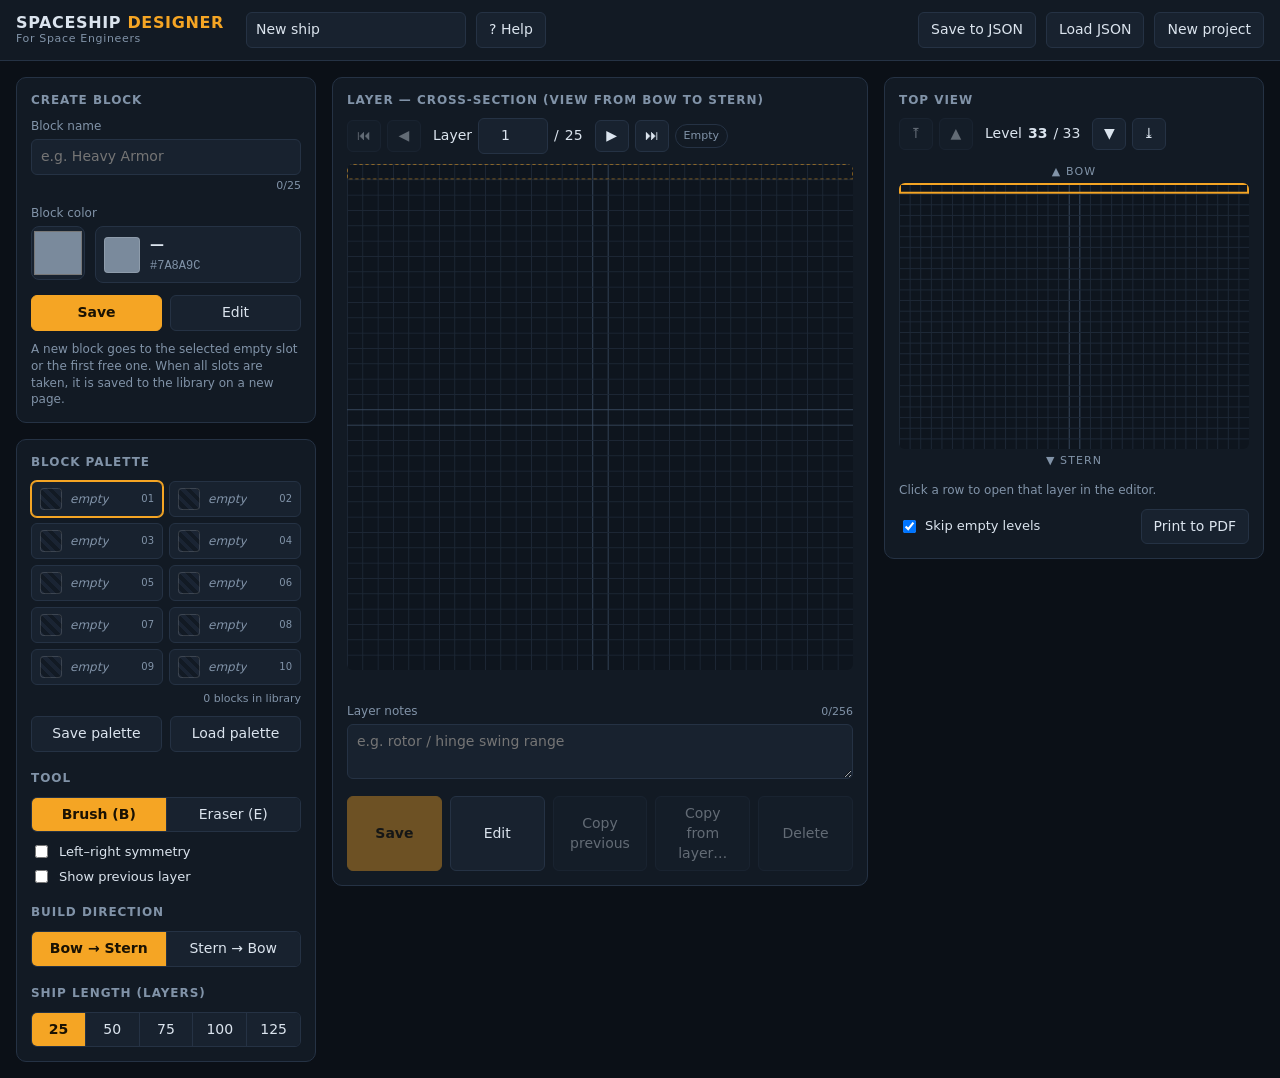
<file: index.html>
<!doctype html>
<!--
  Spaceship Designer — for Space Engineers
  Copyright (c) 2026 Dex Euromat
  Released under the MIT License — see the LICENSE file.
-->
<html lang="en">
<head>
<meta charset="utf-8">
<meta name="viewport" content="width=device-width, initial-scale=1">
<title>Spaceship Designer</title>
<style>
  :root {
    --bg: #0b1017;
    --panel: #121a24;
    --panel-2: #18222f;
    --border: #253244;
    --text: #dbe4ee;
    --muted: #8193a8;
    --accent: #f5a524;
    --accent-ink: #1a1203;
    --danger: #e5484d;
    --ok: #3dd68c;
    --cell-empty: #0e151e;
    --grid-line: #1d2836;
    --grid-center: #3a4b61;
    --silhouette: #1f2e40;
  }
  * { box-sizing: border-box; }
  html, body { margin: 0; background: var(--bg); color: var(--text);
    font: 14px/1.4 "Segoe UI", system-ui, -apple-system, sans-serif; }
  header { display: flex; flex-wrap: wrap; align-items: center; gap: 10px;
    padding: 12px 16px; border-bottom: 1px solid var(--border); background: var(--panel); }
  header .brand { margin-right: 12px; line-height: 1.15; }
  header h1 { font-size: 16px; margin: 0; letter-spacing: .04em; text-transform: uppercase; }
  header .subtitle { font-size: 11px; color: var(--muted); letter-spacing: .06em; }
  header h1 span { color: var(--accent); }
  header .spacer { flex: 1; }
  main { display: grid; grid-template-columns: 300px minmax(0, 1fr) 380px; gap: 16px; padding: 16px; align-items: start; }
  @media (max-width: 1150px) { main { grid-template-columns: 1fr; } }
  .col { display: flex; flex-direction: column; gap: 16px; }
  .panel { background: var(--panel); border: 1px solid var(--border); border-radius: 10px; padding: 14px; }
  .panel h2 { font-size: 12px; text-transform: uppercase; letter-spacing: .08em; color: var(--muted); margin: 0 0 10px; }
  .panel h2.sep { margin-top: 18px; }
  label { display: block; color: var(--muted); font-size: 12px; margin-bottom: 4px; }
  input[type=text], input[type=number] { width: 100%; background: var(--panel-2); color: var(--text);
    border: 1px solid var(--border); border-radius: 6px; padding: 7px 9px; font: inherit; }
  input[type=text]:focus, input[type=number]:focus { outline: 2px solid var(--accent); outline-offset: -1px; }
  header input[type=text] { width: 220px; }
  .field { margin-bottom: 12px; }
  .counter { font-size: 11px; color: var(--muted); text-align: right; margin-top: 3px; }
  .counter.full { color: var(--accent); }
  button { background: var(--panel-2); color: var(--text); border: 1px solid var(--border); border-radius: 6px;
    padding: 7px 12px; font: inherit; cursor: pointer; }
  button:hover:not(:disabled) { border-color: var(--accent); }
  button:disabled { opacity: .4; cursor: not-allowed; }
  button.primary { background: var(--accent); color: var(--accent-ink); border-color: var(--accent); font-weight: 600; }
  button.danger:hover:not(:disabled) { border-color: var(--danger); color: #ffb3b5; }
  button.icon { padding: 5px 9px; min-width: 34px; }
  a.btn-link { display: inline-block; background: var(--panel-2); color: var(--text); border: 1px solid var(--border);
    border-radius: 6px; padding: 7px 12px; text-decoration: none; }
  a.btn-link:hover { border-color: var(--accent); }
  .btns { display: flex; gap: 8px; flex-wrap: wrap; }
  .btns > button { flex: 1; }

  /* Block panel */
  .color-row { display: flex; gap: 10px; align-items: stretch; }
  input[type=color] { width: 54px; height: 54px; padding: 0; border: 1px solid var(--border); border-radius: 8px;
    background: var(--panel-2); cursor: pointer; }
  .preview { flex: 1; display: flex; align-items: center; gap: 10px; background: var(--panel-2);
    border: 1px solid var(--border); border-radius: 8px; padding: 8px; min-width: 0; }
  .preview .swatch { width: 36px; height: 36px; border-radius: 4px; flex: none; box-shadow: inset 0 0 0 1px rgba(255,255,255,.15); }
  .preview .meta { min-width: 0; }
  .preview .meta b { display: block; white-space: nowrap; overflow: hidden; text-overflow: ellipsis; }
  .preview .meta code { color: var(--muted); font-size: 12px; }
  .hint { font-size: 12px; color: var(--muted); margin: 10px 0 0; min-height: 1.4em; }
  .hint.edit { color: var(--accent); }

  /* Palette */
  #palette { display: grid; grid-template-columns: 1fr 1fr; gap: 6px; }
  .slot { display: flex; align-items: center; gap: 8px; text-align: left; padding: 6px 8px; min-width: 0; }
  .slot .sw { width: 22px; height: 22px; border-radius: 4px; flex: none; box-shadow: inset 0 0 0 1px rgba(255,255,255,.15); }
  .slot .sw.empty { background: repeating-linear-gradient(45deg, #1a2433 0 4px, #121a24 4px 8px); }
  .slot .nm { white-space: nowrap; overflow: hidden; text-overflow: ellipsis; font-size: 12px; }
  .slot .key { font-size: 10px; color: var(--muted); margin-left: auto; flex: none; }
  .slot.empty .nm { color: var(--muted); font-style: italic; }
  .slot.active { border-color: var(--accent); box-shadow: 0 0 0 1px var(--accent); }
  .pager { display: flex; align-items: center; gap: 6px; margin-top: 10px; }
  .pager[hidden] { display: none; }
  .pager .pinfo { flex: 1; text-align: center; font-size: 12px; color: var(--muted); }
  .pager .pinfo b { color: var(--text); }
  .lib-info { font-size: 11px; color: var(--muted); margin-top: 6px; text-align: right; }
  .seg { display: flex; border: 1px solid var(--border); border-radius: 6px; overflow: hidden; }
  .seg button { flex: 1; border: 0; border-radius: 0; border-right: 1px solid var(--border); }
  .seg button:last-child { border-right: 0; }
  .seg button.on { background: var(--accent); color: var(--accent-ink); font-weight: 600; }
  .checks { display: flex; flex-direction: column; gap: 6px; margin-top: 10px; font-size: 13px; }
  .checks label { display: flex; align-items: center; gap: 8px; color: var(--text); font-size: 13px; margin: 0; cursor: pointer; }

  /* Grids */
  .navbar { display: flex; align-items: center; gap: 6px; flex-wrap: wrap; margin-bottom: 10px; }
  .navbar .pos { display: flex; align-items: center; gap: 6px; margin: 0 6px; }
  .navbar input[type=number] { width: 70px; text-align: center; }
  .badge { font-size: 11px; padding: 3px 8px; border-radius: 99px; border: 1px solid var(--border); color: var(--muted); }
  .badge.saved { color: var(--ok); border-color: rgba(61,214,140,.4); }
  .badge.editing { color: var(--accent); border-color: rgba(245,165,36,.5); }
  .canvas-wrap { position: relative; max-width: 594px; margin: 0 auto; }
  #layerCanvas { display: block; width: 100%; height: auto; border-radius: 6px; touch-action: none; cursor: not-allowed; }
  #layerCanvas.editing { cursor: crosshair; }
  .notes-field { max-width: 594px; margin: 0 auto 12px; }
  .notes-head { display: flex; justify-content: space-between; align-items: baseline; }
  .notes-head .counter { margin: 0; }
  #layerNotes { width: 100%; resize: vertical; min-height: 52px; background: var(--panel-2); color: var(--text);
    border: 1px solid var(--border); border-radius: 6px; padding: 7px 9px; font: inherit; }
  #layerNotes:focus { outline: 2px solid var(--accent); outline-offset: -1px; }
  #layerNotes[readonly] { color: var(--muted); cursor: default; }
  #layerNotes[readonly]:focus { outline: none; }
  .coords { font-size: 12px; color: var(--muted); text-align: center; margin: 6px 0 10px; min-height: 1.4em; }
  .top-scroll { max-height: calc(100vh - 230px); min-height: 200px; overflow: auto; border-radius: 6px; }
  #topCanvas { display: block; width: 100%; height: auto; cursor: pointer; }
  .end-label { font-size: 11px; text-transform: uppercase; letter-spacing: .1em; color: var(--muted); text-align: center; padding: 4px 0; }

  #toast { position: fixed; left: 50%; bottom: 20px; transform: translateX(-50%) translateY(20px); opacity: 0;
    background: var(--panel-2); border: 1px solid var(--accent); color: var(--text); padding: 9px 16px;
    border-radius: 8px; transition: .2s; pointer-events: none; max-width: calc(100vw - 32px); }
  #toast.show { opacity: 1; transform: translateX(-50%) translateY(0); }
  #copyDlg { position: fixed; top: 140px; margin: 0 auto; width: min(360px, calc(100vw - 32px)); z-index: 20;
    background: var(--panel); color: var(--text); border: 1px solid var(--accent); border-radius: 10px;
    padding: 16px; box-shadow: 0 12px 40px rgba(0,0,0,.6); }
  #copyDlg h3 { margin: 0 0 8px; font-size: 16px; }
  #copyDlg .dlg-text { font-size: 13px; color: var(--muted); margin: 0 0 12px; }
  #copyDlg .dlg-text b { color: var(--text); }
  #copyDlg .dlg-status { font-size: 13px; min-height: 1.4em; margin: 6px 0 12px; color: var(--muted); }
  #copyDlg .dlg-status.ok { color: var(--ok); }
  #copyDlg .dlg-status.bad { color: #ff8a8d; }
  .print-row { display: flex; align-items: center; gap: 10px; margin-top: 10px; flex-wrap: wrap; }
  .print-row label { display: flex; align-items: center; gap: 6px; margin: 0; color: var(--text); font-size: 13px; cursor: pointer; }
  .print-row button { margin-left: auto; }

  /* Print: only the top-view pages, one level per A4 page */
  #printArea { display: none; }
  @media print {
    @page { size: A4 portrait; margin: 12mm; }
    html, body { background: #fff; color: #000; }
    body > *:not(#printArea) { display: none !important; }
    #printArea { display: block; font-family: "Segoe UI", system-ui, sans-serif; }
    #printArea * { -webkit-print-color-adjust: exact; print-color-adjust: exact; }
    .print-page { break-after: page; page-break-after: always; }
    .print-page:last-child { break-after: auto; page-break-after: auto; }
    .print-page .ph { display: flex; justify-content: space-between; align-items: baseline;
      border-bottom: 1px solid #999; padding: 0 0 4px; margin-bottom: 6px; }
    .print-page h1 { font-size: 14pt; margin: 0; }
    .print-page h2 { font-size: 12pt; margin: 0; }
    .print-page .sub { font-size: 8.5pt; color: #444; margin: 0 0 6px; }
    .print-page img { display: block; max-width: 100%; max-height: 215mm; margin: 0 auto; }
    .print-legend { display: flex; flex-wrap: wrap; gap: 4px 14px; margin-top: 6px; font-size: 8.5pt; }
    .print-legend span { display: inline-flex; align-items: center; gap: 5px; }
    .print-legend i { width: 11px; height: 11px; border: 1px solid #555; display: inline-block; }
  }
</style>
</head>
<body>

<header>
  <div class="brand"><h1>Spaceship <span>Designer</span></h1><div class="subtitle">For Space Engineers</div></div>
  <input type="text" id="projName" maxlength="40" aria-label="Project name">
  <a class="btn-link" href="help.html" title="Open the user guide">? Help</a>
  <div class="spacer"></div>
  <button id="btnExport">Save to JSON</button>
  <button id="btnImport">Load JSON</button>
  <input type="file" id="fileIn" accept=".json,application/json" hidden>
  <button id="btnNew" class="danger">New project</button>
</header>

<main>
  <!-- LEFT COLUMN: blocks, palette, length -->
  <section class="col">
    <div class="panel">
      <h2>Create block</h2>
      <div class="field">
        <label for="blockName">Block name</label>
        <input type="text" id="blockName" maxlength="25" placeholder="e.g. Heavy Armor">
        <div class="counter" id="nameCount">0/25</div>
      </div>
      <div class="field">
        <label for="blockColor">Block color</label>
        <div class="color-row">
          <input type="color" id="blockColor" value="#7a8a9c">
          <div class="preview" aria-live="polite">
            <div class="swatch" id="pvSwatch"></div>
            <div class="meta"><b id="pvName">—</b><code id="pvHex"></code></div>
          </div>
        </div>
      </div>
      <div class="btns">
        <button id="blockSave" class="primary">Save</button>
        <button id="blockEdit">Edit</button>
      </div>
      <p class="hint" id="blockHint"></p>
    </div>

    <div class="panel">
      <h2>Block palette</h2>
      <div id="palette"></div>
      <div class="pager" id="pager" hidden>
        <button class="icon" id="pFirst" title="First page">⏮</button>
        <button class="icon" id="pPrev" title="Previous page">◀</button>
        <div class="pinfo">Page <b id="pNum"></b> / <b id="pMax"></b></div>
        <button class="icon" id="pNext" title="Next page">▶</button>
        <button class="icon" id="pLast" title="Last page">⏭</button>
      </div>
      <div class="lib-info" id="libInfo"></div>
      <div class="btns" style="margin-top:10px">
        <button id="palExport" title="Save the whole block library to a JSON file">Save palette</button>
        <button id="palImport" title="Load a block library from a palette or project JSON file">Load palette</button>
      </div>
      <input type="file" id="palFileIn" accept=".json,application/json" hidden>
      <h2 class="sep">Tool</h2>
      <div class="seg" id="toolSeg">
        <button data-tool="paint" class="on">Brush (B)</button>
        <button data-tool="erase">Eraser (E)</button>
      </div>
      <div class="checks">
        <label><input type="checkbox" id="optMirror"> Left–right symmetry</label>
        <label><input type="checkbox" id="optOnion"> Show previous layer</label>
      </div>
      <h2 class="sep">Build direction</h2>
      <div class="seg" id="dirSeg">
        <button data-dir="bow" class="on" title="Previous layer = the one on the bow side (N−1)">Bow → Stern</button>
        <button data-dir="stern" title="Previous layer = the one on the stern side (N+1)">Stern → Bow</button>
      </div>
      <h2 class="sep">Ship length (layers)</h2>
      <div class="seg" id="lenSeg"></div>
    </div>
  </section>

  <!-- CENTER: layer editor -->
  <section class="panel">
    <h2>Layer — cross-section (view from bow to stern)</h2>
    <div class="navbar">
      <button class="icon" id="lFirst" title="First layer (bow)">⏮</button>
      <button class="icon" id="lPrev" title="Previous layer">◀</button>
      <div class="pos">Layer <input type="number" id="lNum" min="1"> / <span id="lMax"></span></div>
      <button class="icon" id="lNext" title="Next layer">▶</button>
      <button class="icon" id="lLast" title="Last layer (stern)">⏭</button>
      <span class="badge" id="lBadge"></span>
    </div>
    <div class="canvas-wrap"><canvas id="layerCanvas"></canvas></div>
    <div class="coords" id="coords"></div>
    <div class="notes-field">
      <div class="notes-head">
        <label for="layerNotes">Layer notes</label>
        <span class="counter" id="notesCount">0/256</span>
      </div>
      <textarea id="layerNotes" maxlength="256" rows="2" placeholder="e.g. rotor / hinge swing range" readonly></textarea>
    </div>
    <div class="btns">
      <button id="layerSave" class="primary">Save</button>
      <button id="layerEdit">Edit</button>
      <button id="layerCopy" title="Load the previous layer (according to the build direction) into the editor">Copy previous</button>
      <button id="layerCopyFrom" title="Load any saved layer into the editor">Copy from layer…</button>
      <button id="layerDelete" class="danger">Delete</button>
    </div>
  </section>

  <!-- RIGHT COLUMN: top view -->
  <section class="panel">
    <h2>Top view</h2>
    <div class="navbar">
      <button class="icon" id="vTop" title="Highest level">⤒</button>
      <button class="icon" id="vUp" title="Level up">▲</button>
      <div class="pos">Level <b id="vNum"></b> / 33</div>
      <button class="icon" id="vDown" title="Level down">▼</button>
      <button class="icon" id="vBottom" title="Lowest level">⤓</button>
    </div>
    <div class="end-label">▲ Bow</div>
    <div class="top-scroll" id="topScroll"><canvas id="topCanvas"></canvas></div>
    <div class="end-label">▼ Stern</div>
    <p class="hint" id="topHint">Click a row to open that layer in the editor.</p>
    <div class="print-row">
      <label><input type="checkbox" id="optSkipEmpty" checked> Skip empty levels</label>
      <button id="btnPrint" title="Print every top-view level, lowest to highest (choose “Save as PDF” in the print dialog)">Print to PDF</button>
    </div>
  </section>
</main>

<div id="toast" role="status"></div>
<div id="printArea"></div>

<!-- Non-modal on purpose: the top view stays clickable to pick a layer -->
<dialog id="copyDlg" aria-labelledby="copyDlgTitle">
  <form id="copyForm" method="dialog">
    <h3 id="copyDlgTitle">Copy from layer</h3>
    <p class="dlg-text">Enter the number of a saved layer to copy into layer <b id="copyTarget"></b>.
      Layer numbers are shown in the top view — you can also click a row there.</p>
    <label for="copyNum">Source layer</label>
    <input type="number" id="copyNum" min="1" required>
    <p class="dlg-status" id="copyStatus"></p>
    <div class="btns">
      <button type="button" id="copyCancel">Cancel</button>
      <button type="submit" id="copyOk" class="primary">Copy</button>
    </div>
  </form>
</dialog>

<script>
'use strict';
const N = 33, CELLS = N * N, SLOTS = 10, LENGTHS = [25, 50, 75, 100, 125];
const MAX_BLOCKS = 990;   // library limit (99 pages)
const STORE = 'se-ship-designer-v1';
const LC = 18;   // px per cell in the layer editor
const TC = 11;   // px per cell in the top view
const $ = id => document.getElementById(id);
const css = name => getComputedStyle(document.documentElement).getPropertyValue(name).trim();
const COL = {
  empty: css('--cell-empty'), line: css('--grid-line'), center: css('--grid-center'),
  accent: css('--accent'), silhouette: css('--silhouette'),
};

/* ---------- State ---------- */
// palette = block library; its length is always a multiple of SLOTS (one page = SLOTS slots)
// direction: 'bow' = building bow → stern (previous = N−1), 'stern' = stern → bow (previous = N+1)
// notes: { layerNumber: text } — free-text remarks per layer (e.g. rotor / hinge swing range)
const freshState = () => ({ name: 'New ship', length: 25, direction: 'bow', palette: Array(SLOTS).fill(null), layers: {}, notes: {} });
const MAX_NOTES = 256;
let state = freshState();
const ui = {
  layer: 1, editing: false, dirty: false, draft: null,
  brush: 0, page: 0, tool: 'paint', row: 0,      // row 0 = highest level
  blockEditSlot: null, hover: -1, mirror: false, onion: false,
  picking: false,                                // "Copy from layer" dialog open → layer numbers in top view
  draftNotes: '',                                // notes being edited for the current layer
};
const pageCount = () => state.palette.length / SLOTS;
// "Previous" layer in the current build direction, or 0 when there is none
const prevLayerNo = () => {
  const n = state.direction === 'stern' ? ui.layer + 1 : ui.layer - 1;
  return n >= 1 && n <= state.length ? n : 0;
};
const newLayer = () => new Int16Array(CELLS).fill(-1);

/* ---------- Serialization ---------- */
function toJSON() {
  // a layer is exported when it has blocks or notes (a notes-only layer has all cells -1)
  const nums = [...new Set([...Object.keys(state.layers), ...Object.keys(state.notes)].map(Number))].sort((a, b) => a - b);
  const layers = nums.map(n => {
    const d = state.layers[n] || newLayer(), rows = [];
    for (let y = 0; y < N; y++) rows.push(Array.from(d.slice(y * N, y * N + N)));
    return state.notes[n] ? { layer: n, notes: state.notes[n], rows } : { layer: n, rows };
  });
  return {
    app: 'se-ship-designer', version: 2, name: state.name, gridSize: N,
    length: state.length, direction: state.direction,
    orientation: 'layer 1 = bow; row 0 = top; cell = palette index or -1',
    palette: state.palette, layers,
  };
}

// Normalizes a palette array: valid blocks kept, length padded to whole pages.
function parsePalette(arr) {
  if (!Array.isArray(arr)) throw new Error('Missing block palette.');
  const size = Math.min(MAX_BLOCKS, Math.max(SLOTS, Math.ceil(arr.length / SLOTS) * SLOTS));
  return Array.from({ length: size }, (_, i) => {
    const b = arr[i];
    return b && typeof b.name === 'string' && /^#[0-9a-f]{6}$/i.test(b.color)
      ? { name: b.name.slice(0, 25), color: b.color.toLowerCase() } : null;
  });
}

function fromJSON(o) {
  if (!o || typeof o !== 'object') throw new Error('Invalid file format.');
  if (!LENGTHS.includes(o.length)) throw new Error('Invalid ship length.');
  const palette = parsePalette(o.palette), size = palette.length;
  const layers = {}, notes = {};
  for (const L of Array.isArray(o.layers) ? o.layers : []) {
    const n = L && L.layer;
    if (!Number.isInteger(n) || n < 1 || n > o.length) continue;
    if (!Array.isArray(L.rows) || L.rows.length !== N) throw new Error(`Layer ${n}: wrong size.`);
    const d = newLayer();
    let any = false;
    L.rows.forEach(r => {
      if (!Array.isArray(r) || r.length !== N) throw new Error(`Layer ${n}: wrong size.`);
    });
    L.rows.forEach((r, y) => r.forEach((v, x) => {
      if (Number.isInteger(v) && v >= 0 && v < size) { d[y * N + x] = v; any = true; }
    }));
    if (any) layers[n] = d;
    const note = typeof L.notes === 'string' ? L.notes.trim().slice(0, MAX_NOTES) : '';
    if (note) notes[n] = note;
  }
  return { name: String(o.name || 'Ship').slice(0, 40), length: o.length,
    direction: o.direction === 'stern' ? 'stern' : 'bow', palette, layers, notes };
}

const stringify = obj => JSON.stringify(obj, null, 2)
  .replace(/\[\s*(-?\d+(?:,\s*-?\d+)*)\s*\]/g, (_, g) => '[' + g.replace(/\s+/g, '') + ']');

function persist() {
  try { localStorage.setItem(STORE, JSON.stringify(toJSON())); } catch (e) { /* storage unavailable */ }
}

/* ---------- Helpers ---------- */
let toastTimer;
function toast(msg) {
  const t = $('toast'); t.textContent = msg; t.classList.add('show');
  clearTimeout(toastTimer); toastTimer = setTimeout(() => t.classList.remove('show'), 2800);
}
function setupCanvas(c, w, h) {
  const d = window.devicePixelRatio || 1;
  c.width = Math.round(w * d); c.height = Math.round(h * d);
  const ctx = c.getContext('2d'); ctx.setTransform(d, 0, 0, d, 0, 0); return ctx;
}
const colorOf = v => (v >= 0 && state.palette[v]) ? state.palette[v].color : null;
const layerData = n => (ui.editing && n === ui.layer) ? ui.draft : state.layers[n];
const isEmpty = d => !d || d.every(v => v < 0);

/* ---------- Layer editor ---------- */
const lc = $('layerCanvas');
const lctx = setupCanvas(lc, N * LC, N * LC);

function drawLayer() {
  const ctx = lctx, S = N * LC;
  const data = layerData(ui.layer);
  const prev = ui.onion ? state.layers[prevLayerNo()] : null;
  ctx.fillStyle = COL.empty; ctx.fillRect(0, 0, S, S);
  for (let i = 0; i < CELLS; i++) {
    const x = (i % N) * LC, y = ((i / N) | 0) * LC;
    const c = data ? colorOf(data[i]) : null;
    if (c) { ctx.fillStyle = c; ctx.fillRect(x, y, LC, LC); }
    else if (prev) {
      const pc = colorOf(prev[i]);
      if (pc) { ctx.globalAlpha = .22; ctx.fillStyle = pc; ctx.fillRect(x, y, LC, LC); ctx.globalAlpha = 1; }
    }
  }
  drawGrid(ctx, N, N, LC);
  // level currently shown in the top view
  ctx.strokeStyle = COL.accent; ctx.globalAlpha = .55; ctx.setLineDash([4, 3]); ctx.lineWidth = 1;
  ctx.strokeRect(0.5, ui.row * LC + 0.5, S - 1, LC - 1);
  ctx.setLineDash([]); ctx.globalAlpha = 1;
  // symmetry axis through the middle of the center column
  if (ui.mirror) {
    ctx.strokeStyle = COL.accent; ctx.lineWidth = 2; ctx.setLineDash([8, 5]);
    ctx.beginPath(); ctx.moveTo(S / 2, 0); ctx.lineTo(S / 2, S); ctx.stroke();
    ctx.setLineDash([]); ctx.lineWidth = 1;
  }
  // cursor highlight
  if (ui.hover >= 0 && ui.editing) {
    const hx = ui.hover % N, hy = (ui.hover / N) | 0;
    ctx.strokeStyle = '#fff'; ctx.lineWidth = 2;
    ctx.strokeRect(hx * LC + 1, hy * LC + 1, LC - 2, LC - 2);
    if (ui.mirror && hx !== N - 1 - hx) {
      ctx.globalAlpha = .5; ctx.strokeRect((N - 1 - hx) * LC + 1, hy * LC + 1, LC - 2, LC - 2); ctx.globalAlpha = 1;
    }
    ctx.lineWidth = 1;
  }
}

function drawGrid(ctx, cols, rows, cs) {
  const mid = (N - 1) / 2;
  ctx.lineWidth = 1;
  for (let x = 0; x <= cols; x++) {
    ctx.strokeStyle = (x === mid || x === mid + 1) ? COL.center : COL.line;
    ctx.beginPath(); ctx.moveTo(x * cs + .5, 0); ctx.lineTo(x * cs + .5, rows * cs); ctx.stroke();
  }
  for (let y = 0; y <= rows; y++) {
    ctx.strokeStyle = (rows === N && (y === mid || y === mid + 1)) ? COL.center : COL.line;
    ctx.beginPath(); ctx.moveTo(0, y * cs + .5); ctx.lineTo(cols * cs, y * cs + .5); ctx.stroke();
  }
}

function cellFromEvent(e, canvas, cols, rows) {
  const r = canvas.getBoundingClientRect();
  const x = Math.floor((e.clientX - r.left) / r.width * cols);
  const y = Math.floor((e.clientY - r.top) / r.height * rows);
  return (x < 0 || y < 0 || x >= cols || y >= rows) ? null : { x, y };
}

let painting = false, paintVal = -1;
function paintAt(e) {
  const c = cellFromEvent(e, lc, N, N);
  if (!c) return;
  const targets = [c.y * N + c.x];
  if (ui.mirror) targets.push(c.y * N + (N - 1 - c.x));
  let changed = false;
  for (const i of targets) if (ui.draft[i] !== paintVal) { ui.draft[i] = paintVal; changed = true; }
  if (changed) { if (!ui.dirty) { ui.dirty = true; renderLayerStatus(); } drawLayer(); drawTop(); }
}

lc.addEventListener('pointerdown', e => {
  if (!ui.editing) { toast('Click "Edit" to edit this layer.'); return; }
  e.preventDefault();
  const erase = ui.tool === 'erase' || e.button === 2;
  if (!erase && !state.palette[ui.brush]) { toast('Select a saved block from the palette (or create a new one).'); return; }
  paintVal = erase ? -1 : ui.brush;
  painting = true; lc.setPointerCapture(e.pointerId); paintAt(e);
});
lc.addEventListener('pointermove', e => {
  const c = cellFromEvent(e, lc, N, N);
  const h = c ? c.y * N + c.x : -1;
  if (h !== ui.hover) {
    ui.hover = h;
    $('coords').textContent = c ? `X: ${c.x + 1}  ·  Level: ${N - c.y}` : '';
    if (!painting) drawLayer();
  }
  if (painting) paintAt(e);
});
lc.addEventListener('pointerleave', () => { ui.hover = -1; $('coords').textContent = ''; drawLayer(); });
['pointerup', 'pointercancel'].forEach(ev => lc.addEventListener(ev, () => { painting = false; }));
lc.addEventListener('contextmenu', e => e.preventDefault());

function goToLayer(n) {
  n = Math.max(1, Math.min(state.length, n | 0));
  if (n === ui.layer) { renderLayerNav(); return; }
  if (ui.editing && ui.dirty &&
      !confirm(`Layer ${ui.layer} has unsaved changes. Discard them?`)) { renderLayerNav(); return; }
  ui.editing = false; ui.dirty = false; ui.draft = null; ui.layer = n;
  renderLayerNav(); drawLayer(); drawTop(); scrollTopToLayer();
}

/* ---------- Layer notes ---------- */
const notesEl = $('layerNotes');
function renderNotes() {
  const text = ui.editing ? ui.draftNotes : (state.notes[ui.layer] || '');
  if (notesEl.value !== text) notesEl.value = text;
  notesEl.readOnly = !ui.editing;
  notesEl.placeholder = ui.editing || !text ? 'e.g. rotor / hinge swing range' : '';
  $('notesCount').textContent = `${text.length}/${MAX_NOTES}`;
  $('notesCount').classList.toggle('full', text.length >= MAX_NOTES);
}
notesEl.addEventListener('input', () => {
  if (!ui.editing) return;
  ui.draftNotes = notesEl.value.slice(0, MAX_NOTES);
  $('notesCount').textContent = `${ui.draftNotes.length}/${MAX_NOTES}`;
  $('notesCount').classList.toggle('full', ui.draftNotes.length >= MAX_NOTES);
  if (!ui.dirty) { ui.dirty = true; renderLayerStatus(); }
});
notesEl.addEventListener('mousedown', () => { if (!ui.editing) toast('Click "Edit" to edit the notes of this layer.'); });

$('lFirst').onclick = () => goToLayer(1);
$('lPrev').onclick = () => goToLayer(ui.layer - 1);
$('lNext').onclick = () => goToLayer(ui.layer + 1);
$('lLast').onclick = () => goToLayer(state.length);
$('lNum').onchange = e => goToLayer(parseInt(e.target.value, 10) || ui.layer);

$('layerEdit').onclick = () => {
  const saved = state.layers[ui.layer];
  ui.draft = saved ? Int16Array.from(saved) : newLayer();
  ui.draftNotes = state.notes[ui.layer] || '';
  ui.editing = true; ui.dirty = false;
  renderLayerNav(); drawLayer();
};
$('layerSave').onclick = () => {
  if (!ui.editing) return;
  if (isEmpty(ui.draft)) delete state.layers[ui.layer];
  else state.layers[ui.layer] = Int16Array.from(ui.draft);
  const note = ui.draftNotes.trim();
  if (note) state.notes[ui.layer] = note; else delete state.notes[ui.layer];
  ui.editing = false; ui.dirty = false; ui.draft = null;
  persist(); renderLayerNav(); drawLayer(); drawTop();
  toast(`Layer ${ui.layer} saved.`);
};
// Loads saved layer n into the editor draft; returns true when copied.
function copyLayerIntoDraft(n) {
  const src = state.layers[n];
  if (!src) { toast(`Layer ${n} is empty — nothing to copy.`); return false; }
  if (!isEmpty(ui.draft) && !confirm(`Replace the editor content with layer ${n}?`)) return false;
  ui.draft = Int16Array.from(src); ui.dirty = true;
  renderLayerNav(); drawLayer(); drawTop();
  toast(`Layer ${n} copied into layer ${ui.layer} — click "Save" to keep it.`);
  return true;
}
$('layerCopy').onclick = () => { const n = prevLayerNo(); if (n) copyLayerIntoDraft(n); };
$('layerDelete').onclick = () => {
  if (!confirm(`Delete the content and notes of layer ${ui.layer}?`)) return;
  delete state.layers[ui.layer];
  delete state.notes[ui.layer];
  ui.editing = false; ui.dirty = false; ui.draft = null;
  persist(); renderLayerNav(); drawLayer(); drawTop();
  toast(`Layer ${ui.layer} deleted.`);
};

function renderLayerStatus() {
  const b = $('lBadge');
  if (ui.editing) { b.className = 'badge editing'; b.textContent = ui.dirty ? 'Editing • unsaved' : 'Editing'; }
  else if (state.layers[ui.layer] || state.notes[ui.layer]) { b.className = 'badge saved'; b.textContent = 'Saved'; }
  else { b.className = 'badge'; b.textContent = 'Empty'; }
}
function renderLayerNav() {
  $('lNum').value = ui.layer; $('lNum').max = state.length; $('lMax').textContent = state.length;
  $('lFirst').disabled = $('lPrev').disabled = ui.layer <= 1;
  $('lNext').disabled = $('lLast').disabled = ui.layer >= state.length;
  $('layerSave').disabled = !ui.editing;
  $('layerEdit').disabled = ui.editing;
  const prev = prevLayerNo();
  $('layerCopy').disabled = !ui.editing || !prev;
  $('layerCopy').textContent = prev ? `Copy previous (${prev})` : 'Copy previous';
  $('layerCopyFrom').disabled = !ui.editing;
  if (ui.picking) {
    if (ui.editing) { $('copyTarget').textContent = ui.layer; updateCopyStatus(); } else closeCopyDialog();
  }
  $('layerDelete').disabled = !ui.editing && !state.layers[ui.layer] && !state.notes[ui.layer];
  lc.classList.toggle('editing', ui.editing);
  renderLayerStatus();
  renderNotes();
}

/* ---------- Top view ---------- */
const tc = $('topCanvas');
const TG = 28;   // width of the layer-number gutter shown while picking a layer
let tctx = null, topSize = '';
const topGutter = () => ui.picking ? TG : 0;

function drawTop() {
  const L = state.length, G = topGutter();
  const size = `${L}x${G}`;
  if (topSize !== size) { tctx = setupCanvas(tc, G + N * TC, L * TC); topSize = size; }
  const ctx = tctx;
  ctx.save();
  if (G) drawLayerNumbers(ctx, L);
  ctx.translate(G, 0);
  ctx.fillStyle = COL.empty; ctx.fillRect(0, 0, N * TC, L * TC);
  for (let r = 0; r < L; r++) {
    const d = layerData(r + 1);
    if (!d) continue;
    for (let x = 0; x < N; x++) {
      const c = colorOf(d[ui.row * N + x]);
      if (c) { ctx.fillStyle = c; ctx.fillRect(x * TC, r * TC, TC, TC); continue; }
      // silhouette: a block in this column on any other level
      for (let y = 0; y < N; y++) {
        if (colorOf(d[y * N + x])) { ctx.fillStyle = COL.silhouette; ctx.fillRect(x * TC, r * TC, TC, TC); break; }
      }
    }
  }
  drawGrid(ctx, N, L, TC);
  ctx.strokeStyle = COL.accent; ctx.lineWidth = 2;
  ctx.strokeRect(1, (ui.layer - 1) * TC + 1, N * TC - 2, TC - 2);
  const src = pickedLayer();
  if (src && state.layers[src]) {
    ctx.strokeStyle = css('--ok'); ctx.setLineDash([3, 2]);
    ctx.strokeRect(1, (src - 1) * TC + 1, N * TC - 2, TC - 2);
    ctx.setLineDash([]);
  }
  ctx.lineWidth = 1;
  ctx.restore();
  $('topHint').textContent = ui.picking ? 'Click a row to pick it as the source layer.' : 'Click a row to open that layer in the editor.';
  $('topHint').classList.toggle('edit', ui.picking);
  $('vNum').textContent = N - ui.row;
  $('vTop').disabled = $('vUp').disabled = ui.row <= 0;
  $('vBottom').disabled = $('vDown').disabled = ui.row >= N - 1;
}
function setRow(r) { ui.row = Math.max(0, Math.min(N - 1, r)); drawTop(); drawLayer(); }
$('vTop').onclick = () => setRow(0);
$('vUp').onclick = () => setRow(ui.row - 1);
$('vDown').onclick = () => setRow(ui.row + 1);
$('vBottom').onclick = () => setRow(N - 1);
// Layer numbers in the gutter: saved layers bright, empty dim, current layer and picked source highlighted.
function drawLayerNumbers(ctx, L) {
  const src = pickedLayer();
  ctx.fillStyle = css('--panel'); ctx.fillRect(0, 0, TG, L * TC);
  ctx.font = '600 9.5px "Segoe UI", sans-serif'; ctx.textAlign = 'right'; ctx.textBaseline = 'middle';
  for (let n = 1; n <= L; n++) {
    const y = (n - 1) * TC;
    if (n === src && state.layers[n]) { ctx.fillStyle = css('--ok'); ctx.fillRect(0, y, TG - 2, TC); }
    ctx.fillStyle = n === src && state.layers[n] ? '#04140c'
      : n === ui.layer ? COL.accent
      : state.layers[n] ? css('--text') : '#4a5a6e';
    ctx.fillText(n, TG - 5, y + TC / 2 + .5);
  }
}

// Top-view cell under the pointer (accounts for the number gutter).
function topCellFromEvent(e) {
  const r = tc.getBoundingClientRect(), G = topGutter();
  const scale = r.width / (G + N * TC);
  const px = (e.clientX - r.left) / scale - G, py = (e.clientY - r.top) / scale;
  const y = Math.floor(py / TC), x = Math.floor(px / TC);
  if (y < 0 || y >= state.length || px >= N * TC) return null;
  return { x: Math.max(-1, x), y };   // x = -1 → the number gutter
}
tc.addEventListener('click', e => {
  const c = topCellFromEvent(e);
  if (!c) return;
  if (ui.picking) { $('copyNum').value = c.y + 1; updateCopyStatus(); $('copyNum').focus(); }
  else goToLayer(c.y + 1);
});
tc.addEventListener('mousemove', e => {
  const c = topCellFromEvent(e);
  tc.title = !c ? '' : ui.picking ? `Pick layer ${c.y + 1}` : `Layer ${c.y + 1}, X: ${c.x + 1}`;
});

/* ---------- Copy from layer (dialog) ---------- */
const dlg = $('copyDlg');
const pickedLayer = () => ui.picking ? parseInt($('copyNum').value, 10) || 0 : 0;

function openCopyDialog() {
  if (!ui.editing) return;
  ui.picking = true;
  $('copyTarget').textContent = ui.layer;
  const prev = prevLayerNo();
  $('copyNum').max = state.length;
  $('copyNum').value = prev && state.layers[prev] ? prev : '';
  dlg.show();
  updateCopyStatus();
  $('copyNum').focus(); $('copyNum').select();
}
function closeCopyDialog() {
  if (!ui.picking) return;
  ui.picking = false;
  if (dlg.open) dlg.close();
  drawTop();
}
function updateCopyStatus() {
  const raw = $('copyNum').value, n = parseInt(raw, 10), st = $('copyStatus');
  let ok = false;
  if (!raw) { st.className = 'dlg-status'; st.textContent = 'Saved layers are shown in bright numbers.'; }
  else if (!Number.isInteger(n) || n < 1 || n > state.length) { st.className = 'dlg-status bad'; st.textContent = `Enter a number from 1 to ${state.length}.`; }
  else if (n === ui.layer) { st.className = 'dlg-status bad'; st.textContent = 'This is the layer you are editing.'; }
  else if (!state.layers[n]) { st.className = 'dlg-status bad'; st.textContent = `Layer ${n} is empty.`; }
  else {
    const count = state.layers[n].reduce((s, v) => s + (colorOf(v) ? 1 : 0), 0);
    st.className = 'dlg-status ok'; st.textContent = `Layer ${n} — saved, ${count} block${count === 1 ? '' : 's'}.`;
    ok = true;
  }
  $('copyOk').disabled = !ok;
  drawTop();
  if (ok) scrollTopTo(n);
}
$('layerCopyFrom').onclick = openCopyDialog;
$('copyNum').addEventListener('input', updateCopyStatus);
$('copyCancel').onclick = closeCopyDialog;
$('copyForm').addEventListener('submit', e => {
  e.preventDefault();
  const n = pickedLayer();
  if ($('copyOk').disabled) return;
  if (copyLayerIntoDraft(n)) closeCopyDialog();
});
dlg.addEventListener('keydown', e => { if (e.key === 'Escape') { e.preventDefault(); closeCopyDialog(); } });
/* ---------- Print top view (PDF) ---------- */
// Renders one top-view level as a light, print-friendly image with axis labels.
function renderPrintLevel(row) {
  const cs = 16, padL = 30, padT = 20, L = state.length, S = 2;
  const W = padL + N * cs + 1, H = padT + L * cs + 1;
  const c = document.createElement('canvas');
  c.width = W * S; c.height = H * S;
  const ctx = c.getContext('2d'); ctx.scale(S, S);
  ctx.fillStyle = '#fff'; ctx.fillRect(0, 0, W, H);
  ctx.translate(padL, padT);
  for (let r = 0; r < L; r++) {
    const d = state.layers[r + 1];
    if (!d) continue;
    for (let x = 0; x < N; x++) {
      const col = colorOf(d[row * N + x]);
      if (col) { ctx.fillStyle = col; ctx.fillRect(x * cs, r * cs, cs, cs); continue; }
      for (let y = 0; y < N; y++) {
        if (colorOf(d[y * N + x])) { ctx.fillStyle = '#e4e7eb'; ctx.fillRect(x * cs, r * cs, cs, cs); break; }
      }
    }
  }
  const mid = (N - 1) / 2;
  for (let x = 0; x <= N; x++) {
    ctx.strokeStyle = (x === mid || x === mid + 1) ? '#6b7685' : '#c4cad2';
    ctx.beginPath(); ctx.moveTo(x * cs + .5, 0); ctx.lineTo(x * cs + .5, L * cs); ctx.stroke();
  }
  for (let y = 0; y <= L; y++) {
    ctx.strokeStyle = y % 5 === 0 ? '#9aa3ae' : '#c4cad2';
    ctx.beginPath(); ctx.moveTo(0, y * cs + .5); ctx.lineTo(N * cs, y * cs + .5); ctx.stroke();
  }
  ctx.fillStyle = '#333'; ctx.font = '9px "Segoe UI", sans-serif';
  ctx.textAlign = 'center'; ctx.textBaseline = 'bottom';
  [1, 5, 10, 15, 17, 20, 25, 30, 33].forEach(x => ctx.fillText(x, (x - .5) * cs, -4));
  ctx.textAlign = 'right'; ctx.textBaseline = 'middle';
  for (let r = 1; r <= L; r++) if (r === 1 || r % 5 === 0 || r === L) ctx.fillText(r, -5, (r - .5) * cs);
  return c.toDataURL('image/png');
}

$('btnPrint').onclick = async () => {
  if (ui.editing && ui.dirty) toast('Note: unsaved changes in the current layer are not printed.');
  const skip = $('optSkipEmpty').checked;
  const levels = [];
  for (let row = N - 1; row >= 0; row--) {            // lowest level (1) → highest (33)
    const used = new Set();
    for (const d of Object.values(state.layers)) for (let x = 0; x < N; x++) {
      const v = d[row * N + x]; if (colorOf(v)) used.add(v);
    }
    if (skip && !used.size) continue;
    levels.push({ row, used: [...used].sort((a, b) => a - b) });
  }
  if (!levels.length) { toast('Nothing to print — no saved blocks on any level.'); return; }

  const area = $('printArea'); area.innerHTML = '';
  const shipName = state.name.trim() || 'Ship';
  levels.forEach(({ row, used }, i) => {
    const page = document.createElement('section'); page.className = 'print-page';
    const head = document.createElement('div'); head.className = 'ph';
    const h1 = document.createElement('h1'); h1.textContent = shipName;
    const h2 = document.createElement('h2'); h2.textContent = `Top view — Level ${N - row} / ${N}`;
    head.append(h1, h2);
    const sub = document.createElement('p'); sub.className = 'sub';
    sub.textContent = `Layer 1 (bow) at top · Layer ${state.length} (stern) at bottom · ` +
      `columns 1–${N}, center column 17 · Page ${i + 1} of ${levels.length}`;
    const img = document.createElement('img'); img.src = renderPrintLevel(row); img.alt = `Level ${N - row}`;
    const legend = document.createElement('div'); legend.className = 'print-legend';
    for (const v of used) {
      const s = document.createElement('span'), sw = document.createElement('i');
      sw.style.background = state.palette[v].color;
      s.append(sw, `#${slotNum(v)} ${state.palette[v].name}`);
      legend.append(s);
    }
    const other = document.createElement('span'), osw = document.createElement('i');
    osw.style.background = '#e4e7eb'; other.append(osw, 'Block on another level');
    legend.append(other);
    page.append(head, sub, img, legend);
    area.append(page);
  });
  await Promise.all([...area.querySelectorAll('img')].map(im => im.decode().catch(() => {})));
  window.print();
};
window.addEventListener('afterprint', () => { $('printArea').innerHTML = ''; });

const scrollTopToLayer = () => scrollTopTo(ui.layer);
function scrollTopTo(n) {
  const box = $('topScroll'), scale = tc.getBoundingClientRect().width / (topGutter() + N * TC) || 1;
  const y = (n - 1) * TC * scale;
  if (y < box.scrollTop || y > box.scrollTop + box.clientHeight - TC * scale)
    box.scrollTop = y - box.clientHeight / 2;
}

/* ---------- Blocks, palette and library ---------- */
function updatePreview() {
  const name = $('blockName').value, color = $('blockColor').value;
  $('pvSwatch').style.background = color;
  $('pvName').textContent = name.trim() || '—';
  $('pvHex').textContent = color.toUpperCase();
  $('nameCount').textContent = `${name.length}/25`;
  $('nameCount').classList.toggle('full', name.length >= 25);
}
$('blockName').addEventListener('input', updatePreview);
$('blockColor').addEventListener('input', updatePreview);

const slotKey = i => String((i % SLOTS + 1) % 10);
const slotNum = i => String(i + 1).padStart(2, '0');
const slotLabel = i => `slot ${slotNum(i)}, page ${Math.floor(i / SLOTS) + 1}`;

function setBlockHint() {
  const h = $('blockHint');
  if (ui.blockEditSlot !== null) {
    h.className = 'hint edit';
    h.textContent = `Editing the block on ${slotLabel(ui.blockEditSlot)}. "Save" applies, "Cancel edit" discards.`;
  } else {
    h.className = 'hint';
    h.textContent = 'A new block goes to the selected empty slot or the first free one. When all slots are taken, it is saved to the library on a new page.';
  }
  $('blockEdit').textContent = ui.blockEditSlot !== null ? 'Cancel edit' : 'Edit';
}

function resetBlockForm() {
  ui.blockEditSlot = null; $('blockName').value = ''; updatePreview(); setBlockHint();
}

// Picks a slot for a new block: selected empty slot → free slot on the current page →
// any free slot in the library → first slot of a new library page.
function findSlotForNewBlock() {
  if (!state.palette[ui.brush]) return ui.brush;
  const start = ui.page * SLOTS;
  for (let i = start; i < start + SLOTS; i++) if (!state.palette[i]) return i;
  const free = state.palette.findIndex(b => !b);
  if (free >= 0) return free;
  if (state.palette.length >= MAX_BLOCKS) return -1;
  state.palette.push(...Array(SLOTS).fill(null));
  return state.palette.length - SLOTS;
}

$('blockSave').onclick = () => {
  const name = $('blockName').value.trim();
  if (!name) { toast('Enter a block name.'); $('blockName').focus(); return; }
  if (name.length > 25) { toast('The name can be at most 25 characters.'); return; }
  const wasEdit = ui.blockEditSlot !== null;
  const prevPages = pageCount();
  const slot = wasEdit ? ui.blockEditSlot : findSlotForNewBlock();
  if (slot < 0) { toast(`The library is full (${MAX_BLOCKS} blocks). Edit an existing block instead.`); return; }
  state.palette[slot] = { name, color: $('blockColor').value.toLowerCase() };
  ui.brush = slot; ui.page = Math.floor(slot / SLOTS);
  persist(); resetBlockForm(); renderPalette(); drawLayer(); drawTop();
  if (wasEdit) toast(`Block "${name}" updated.`);
  else if (pageCount() > prevPages) toast(`Visible slots are full — "${name}" saved to the library (page ${ui.page + 1}).`);
  else toast(`Block "${name}" added (${slotLabel(slot)}).`);
};

$('blockEdit').onclick = () => {
  if (ui.blockEditSlot !== null) { resetBlockForm(); renderPalette(); return; }
  const b = state.palette[ui.brush];
  if (!b) { toast('Select a saved block in the palette to edit it.'); return; }
  ui.blockEditSlot = ui.brush;
  $('blockName').value = b.name; $('blockColor').value = b.color;
  updatePreview(); setBlockHint(); renderPalette(); $('blockName').focus();
};

function renderPalette() {
  const box = $('palette'); box.innerHTML = '';
  const start = ui.page * SLOTS;
  for (let i = start; i < start + SLOTS; i++) {
    const b = state.palette[i];
    const btn = document.createElement('button');
    btn.className = 'slot' + (b ? '' : ' empty') + (i === ui.brush ? ' active' : '');
    btn.title = b ? `#${slotNum(i)} ${b.name} (${b.color.toUpperCase()}) — key ${slotKey(i)}`
                  : `#${slotNum(i)} empty slot — key ${slotKey(i)}`;
    const sw = document.createElement('span');
    sw.className = 'sw' + (b ? '' : ' empty'); if (b) sw.style.background = b.color;
    const nm = document.createElement('span'); nm.className = 'nm'; nm.textContent = b ? b.name : 'empty';
    const key = document.createElement('span'); key.className = 'key';
    key.textContent = (ui.blockEditSlot === i ? '✎ ' : '') + slotNum(i);
    btn.append(sw, nm, key);
    btn.onclick = () => selectSlot(i);
    box.append(btn);
  }
  // pager is shown only once the library has more than one page
  const pages = pageCount();
  $('pager').hidden = pages <= 1;
  $('pNum').textContent = ui.page + 1; $('pMax').textContent = pages;
  $('pFirst').disabled = $('pPrev').disabled = ui.page <= 0;
  $('pNext').disabled = $('pLast').disabled = ui.page >= pages - 1;
  const used = state.palette.filter(Boolean).length;
  $('libInfo').textContent = `${used} block${used === 1 ? '' : 's'} in library`;
}
function setPage(p) {
  ui.page = Math.max(0, Math.min(pageCount() - 1, p));
  renderPalette();
}
$('pFirst').onclick = () => setPage(0);
$('pPrev').onclick = () => setPage(ui.page - 1);
$('pNext').onclick = () => setPage(ui.page + 1);
$('pLast').onclick = () => setPage(pageCount() - 1);

function selectSlot(i) {
  ui.brush = i;
  if (ui.tool === 'erase' && state.palette[i]) setTool('paint');
  renderPalette();
}

function setTool(t) {
  ui.tool = t;
  document.querySelectorAll('#toolSeg button').forEach(b => b.classList.toggle('on', b.dataset.tool === t));
}
document.querySelectorAll('#toolSeg button').forEach(b => b.onclick = () => setTool(b.dataset.tool));
$('optMirror').onchange = e => { ui.mirror = e.target.checked; drawLayer(); };
$('optOnion').onchange = e => { ui.onion = e.target.checked; drawLayer(); };

/* ---------- Build direction ---------- */
function renderDirection() {
  document.querySelectorAll('#dirSeg button').forEach(b => b.classList.toggle('on', b.dataset.dir === state.direction));
  $('optOnion').parentElement.title = state.direction === 'stern'
    ? 'Shows the layer on the stern side (N+1)' : 'Shows the layer on the bow side (N−1)';
}
document.querySelectorAll('#dirSeg button').forEach(b => b.onclick = () => {
  if (state.direction === b.dataset.dir) return;
  state.direction = b.dataset.dir;
  persist(); renderDirection(); renderLayerNav(); drawLayer();
  toast(state.direction === 'stern'
    ? 'Building stern → bow: "previous" = layer on the stern side (N+1).'
    : 'Building bow → stern: "previous" = layer on the bow side (N−1).');
});

/* ---------- Ship length ---------- */
function renderLengths() {
  const seg = $('lenSeg'); seg.innerHTML = '';
  LENGTHS.forEach(len => {
    const b = document.createElement('button');
    b.textContent = len; b.className = len === state.length ? 'on' : '';
    b.onclick = () => setLength(len);
    seg.append(b);
  });
}
function setLength(len) {
  if (len === state.length) return;
  const lost = [...Object.keys(state.layers), ...Object.keys(state.notes)].map(Number).filter(n => n > len);
  if (ui.editing && ui.layer > len) lost.push(ui.layer);
  const count = new Set(lost).size;
  if (count && !confirm(`Shortening the ship to ${len} layers will delete the content and notes of ${count} layer${count === 1 ? '' : 's'}. Continue?`)) return;
  lost.forEach(n => { delete state.layers[n]; delete state.notes[n]; });
  state.length = len;
  if (ui.layer > len) { ui.layer = len; ui.editing = false; ui.dirty = false; ui.draft = null; }
  persist(); renderLengths(); renderLayerNav(); drawLayer(); drawTop();
}

/* ---------- Project: JSON, new, name ---------- */
$('projName').addEventListener('input', e => { state.name = e.target.value; persist(); });

$('btnExport').onclick = () => {
  if (ui.editing && ui.dirty) toast('Note: unsaved changes in the current layer are not included in the file.');
  download(stringify(toJSON()), state.name.trim() || 'ship');
};

function download(text, baseName) {
  const blob = new Blob([text], { type: 'application/json' });
  const a = document.createElement('a');
  a.href = URL.createObjectURL(blob);
  a.download = baseName.replace(/[^\p{L}\p{N}_-]+/gu, '_') + '.json';
  a.click(); setTimeout(() => URL.revokeObjectURL(a.href), 1000);
}

/* ---------- Palette: JSON ---------- */
$('palExport').onclick = () => {
  const used = state.palette.filter(Boolean).length;
  if (!used) { toast('The palette is empty — nothing to save.'); return; }
  const data = { app: 'se-ship-designer-palette', version: 1, palette: state.palette };
  download(stringify(data), (state.name.trim() || 'ship') + '_palette');
};
$('palImport').onclick = () => $('palFileIn').click();
$('palFileIn').onchange = async e => {
  const f = e.target.files[0]; e.target.value = '';
  if (!f) return;
  let palette;
  try {
    const o = JSON.parse(await f.text());
    palette = parsePalette(o && o.palette);   // accepts palette files and project files
  } catch (err) { toast('Load error: ' + (err instanceof SyntaxError ? 'not a valid JSON file.' : err.message)); return; }
  const count = palette.filter(Boolean).length;
  if (!count) { toast('The file contains no blocks.'); return; }

  // Painted cells refer to slot numbers — warn if any used slot would change.
  const used = new Set();
  for (const d of [...Object.values(state.layers), ui.draft]) if (d) for (const v of d) if (v >= 0) used.add(v);
  const same = (a, b) => a && b && a.name === b.name && a.color === b.color;
  const changed = [...used].filter(i => !same(state.palette[i], palette[i])).sort((a, b) => a - b);
  if (changed.length && !confirm(
    `Your layers use ${changed.length} slot${changed.length === 1 ? '' : 's'} that will change or become empty ` +
    `(${changed.slice(0, 8).map(slotNum).join(', ')}${changed.length > 8 ? ', …' : ''}). ` +
    'Painted cells keep their slot numbers. Replace the palette anyway?')) return;

  state.palette = palette;
  ui.brush = 0; ui.page = 0;
  persist(); resetBlockForm(); renderPalette(); drawLayer(); drawTop();
  toast(`Palette loaded: ${count} block${count === 1 ? '' : 's'}.`);
};
$('btnImport').onclick = () => $('fileIn').click();
$('fileIn').onchange = async e => {
  const f = e.target.files[0]; e.target.value = '';
  if (!f) return;
  try {
    const s = fromJSON(JSON.parse(await f.text()));
    if (ui.editing && ui.dirty && !confirm('Discard unsaved changes and load the project?')) return;
    loadState(s); persist(); toast(`Project "${s.name}" loaded.`);
  } catch (err) { toast('Load error: ' + err.message); }
};
$('btnNew').onclick = () => {
  if (!confirm('Create a new project? The current project will be cleared (save it to JSON first).')) return;
  loadState(freshState()); persist();
};

function loadState(s) {
  state = s;
  closeCopyDialog();
  // start where the build begins: bow (layer 1) or stern (last layer)
  const start = state.direction === 'stern' ? state.length : 1;
  Object.assign(ui, { layer: start, editing: false, dirty: false, draft: null, brush: 0, page: 0, row: 0, blockEditSlot: null });
  $('projName').value = state.name;
  resetBlockForm(); renderPalette(); renderLengths(); renderDirection(); renderLayerNav(); drawLayer(); drawTop();
  $('topScroll').scrollTop = 0;
  scrollTopToLayer();
}

/* ---------- Keyboard shortcuts ---------- */
document.addEventListener('keydown', e => {
  if (e.target.matches('input, textarea') || e.ctrlKey || e.metaKey || e.altKey) return;
  if (/^[0-9]$/.test(e.key)) selectSlot(ui.page * SLOTS + (parseInt(e.key, 10) + 9) % 10);
  else if (e.key === 'e' || e.key === 'E') setTool('erase');
  else if (e.key === 'b' || e.key === 'B') setTool('paint');
});
window.addEventListener('beforeunload', e => { if (ui.editing && ui.dirty) e.preventDefault(); });

/* ---------- Start ---------- */
let initial = freshState();
try {
  const raw = localStorage.getItem(STORE);
  if (raw) initial = fromJSON(JSON.parse(raw));
} catch (e) { /* empty or corrupted save — start fresh */ }
loadState(initial);
</script>
</body>
</html>
</file>
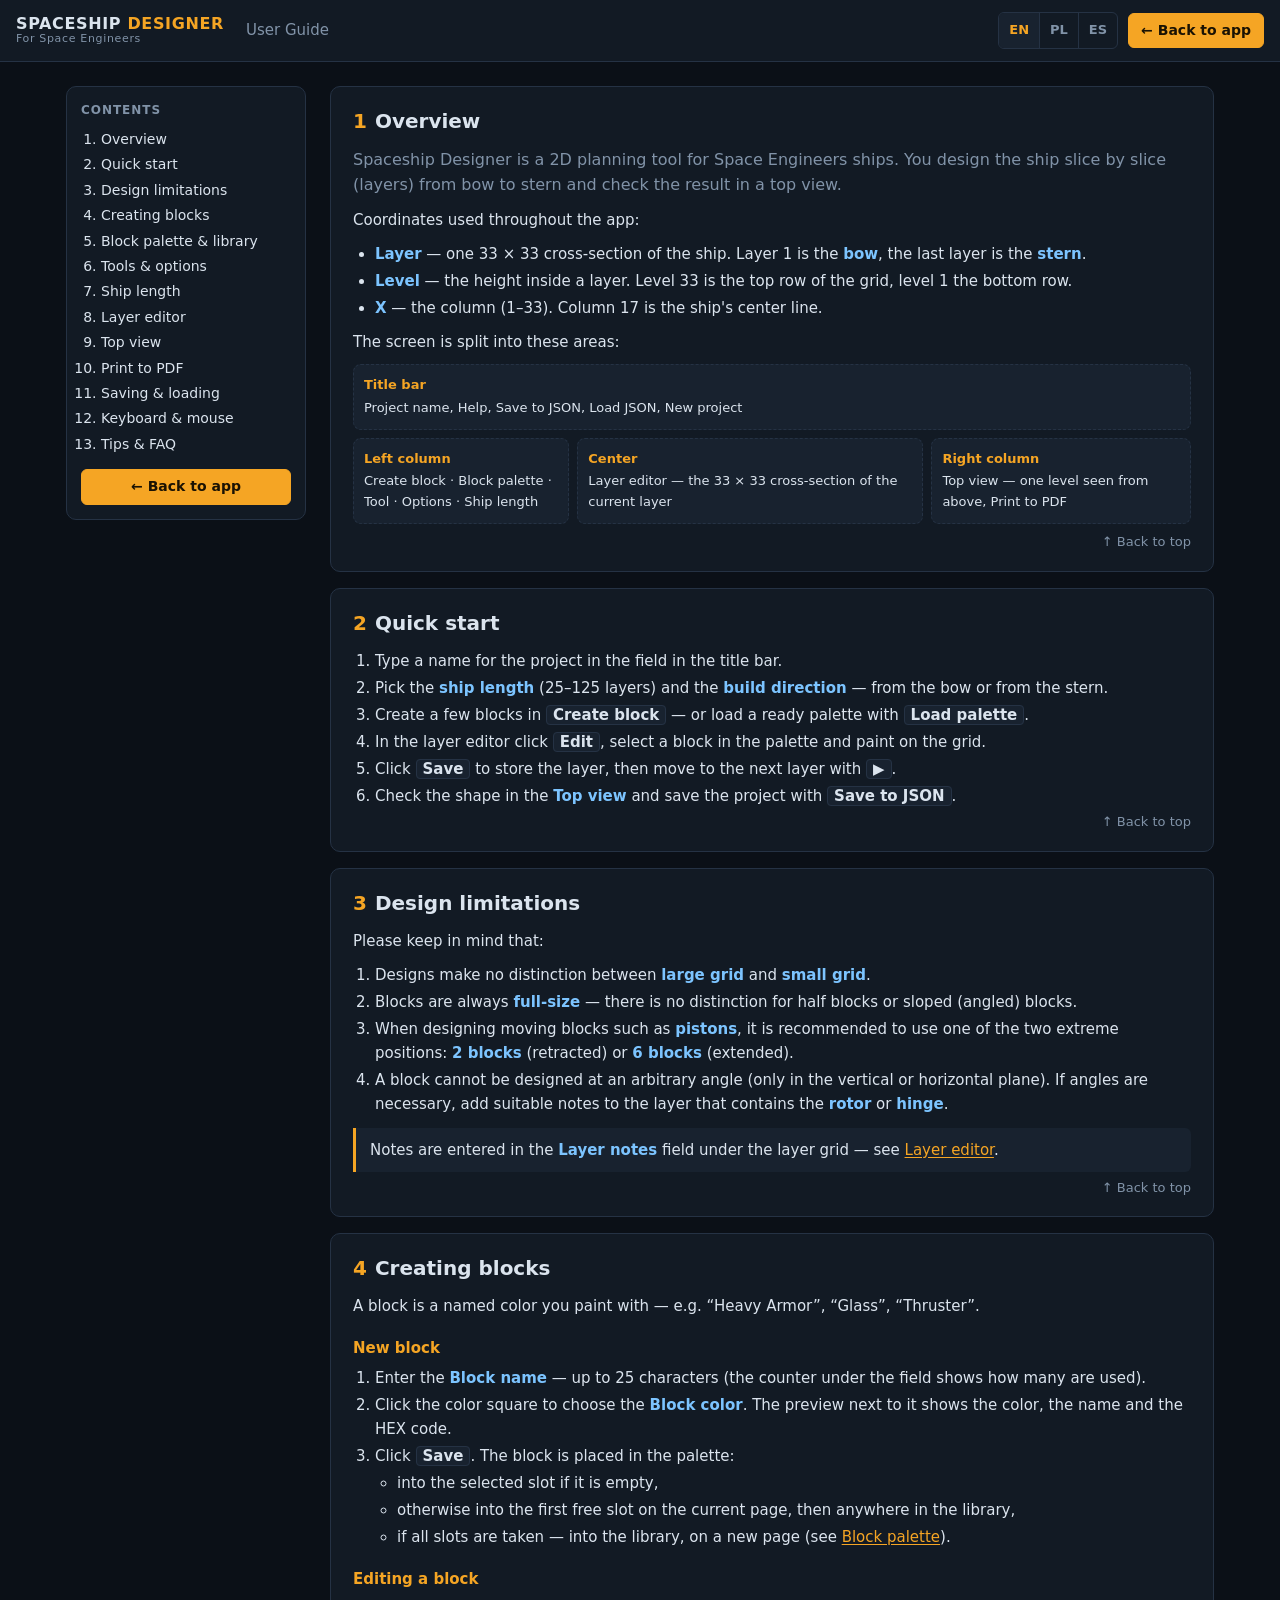
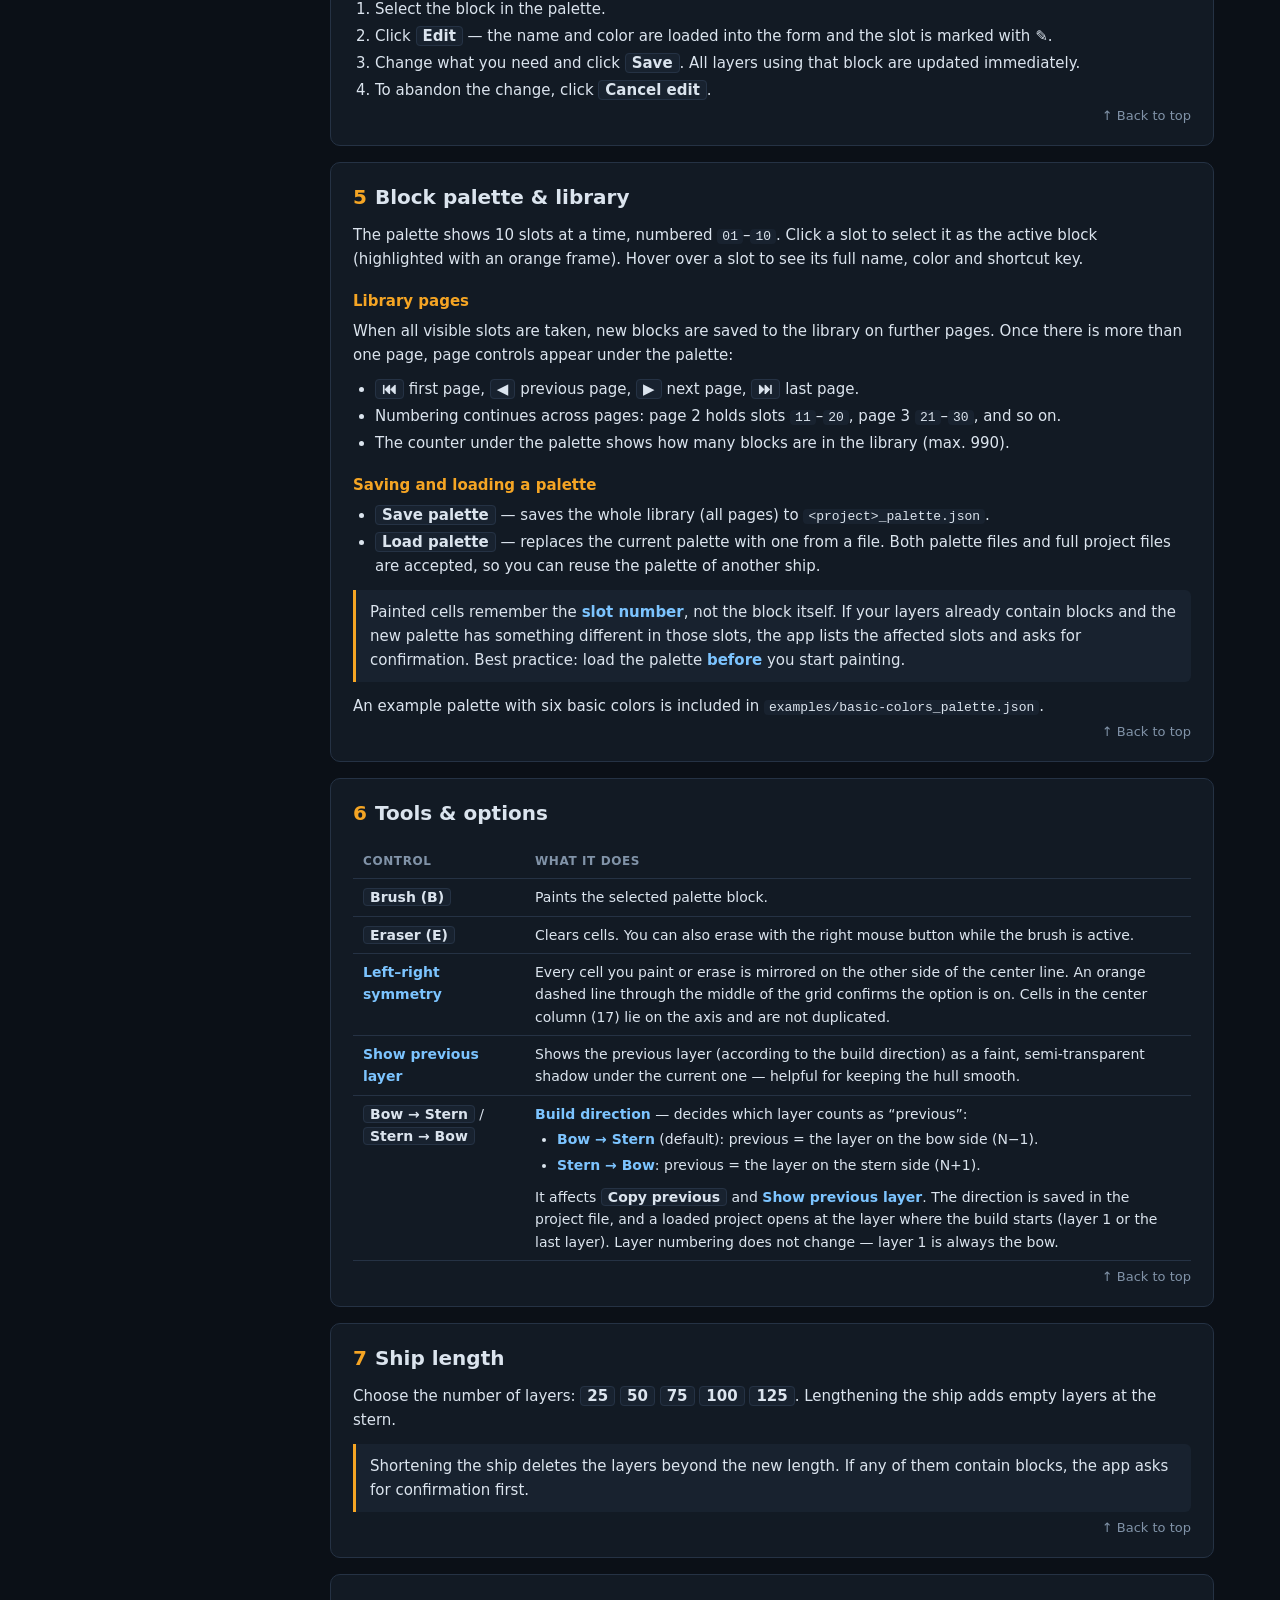
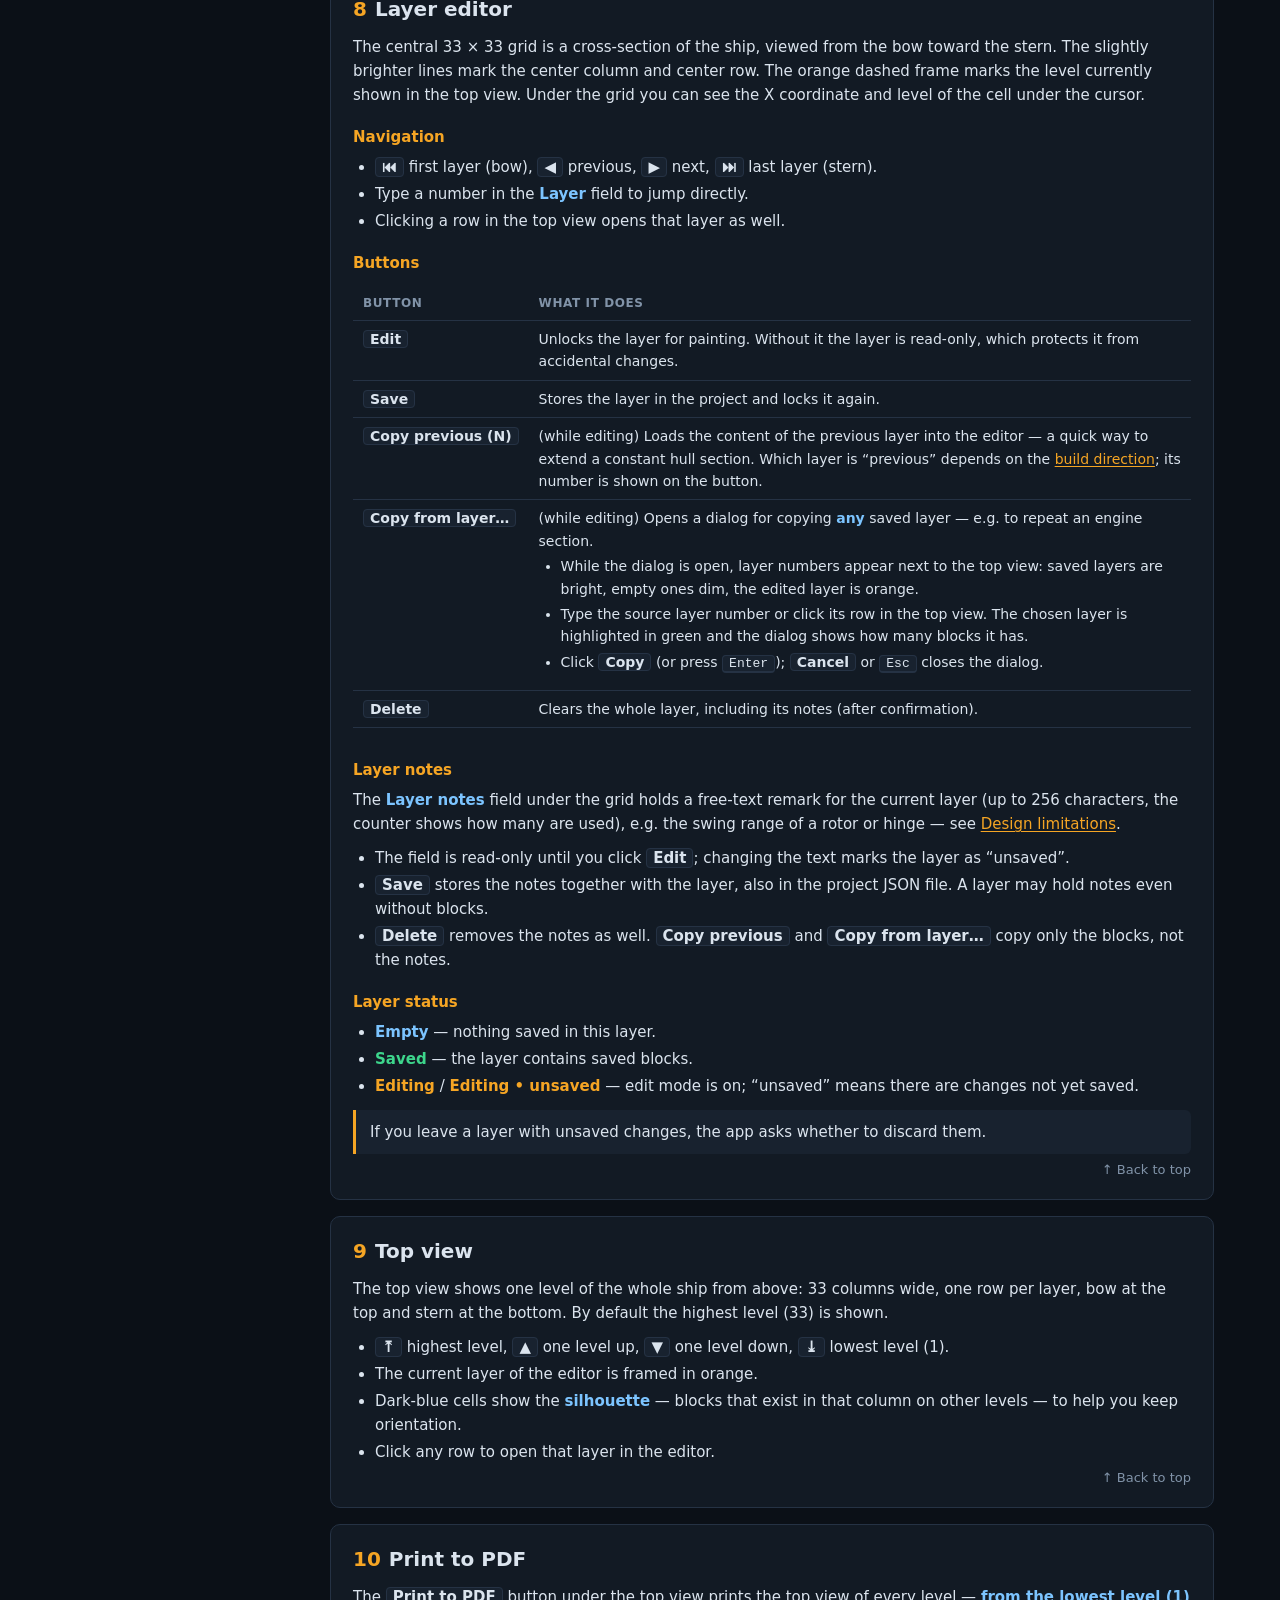
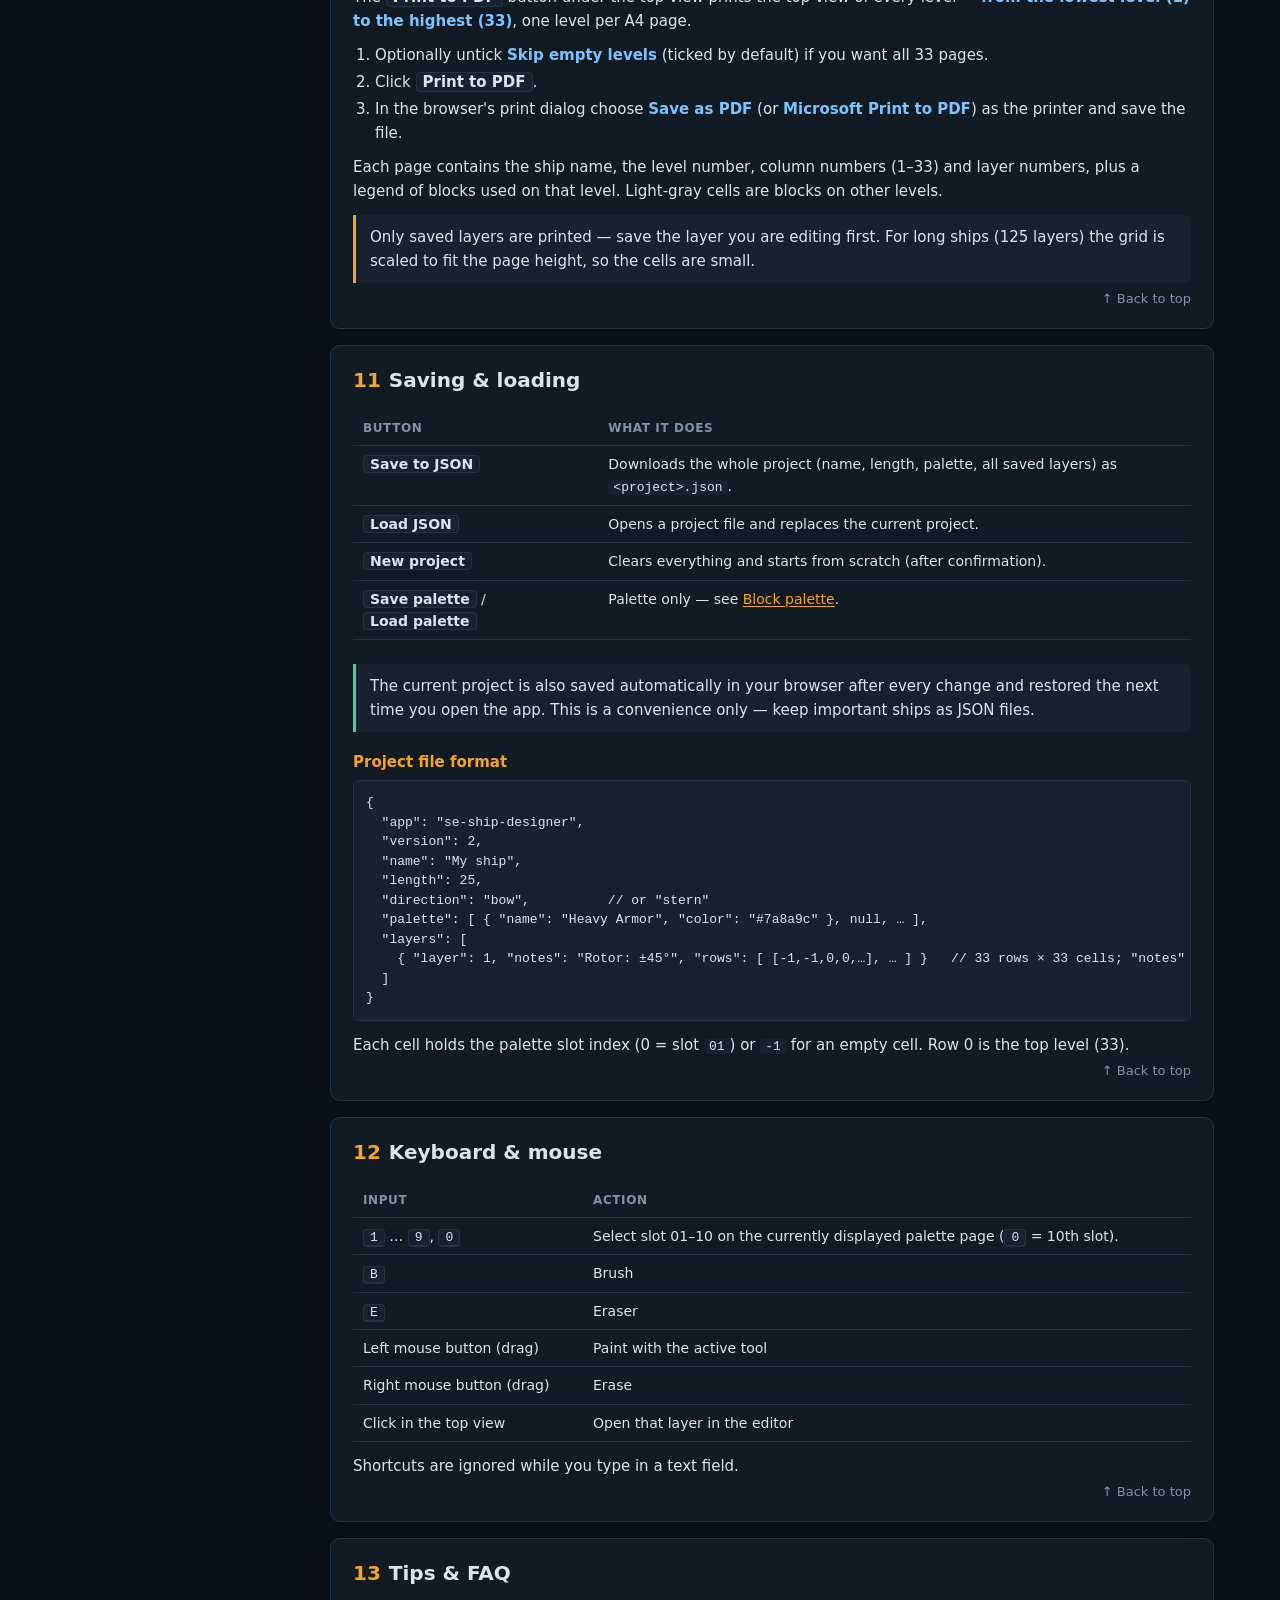
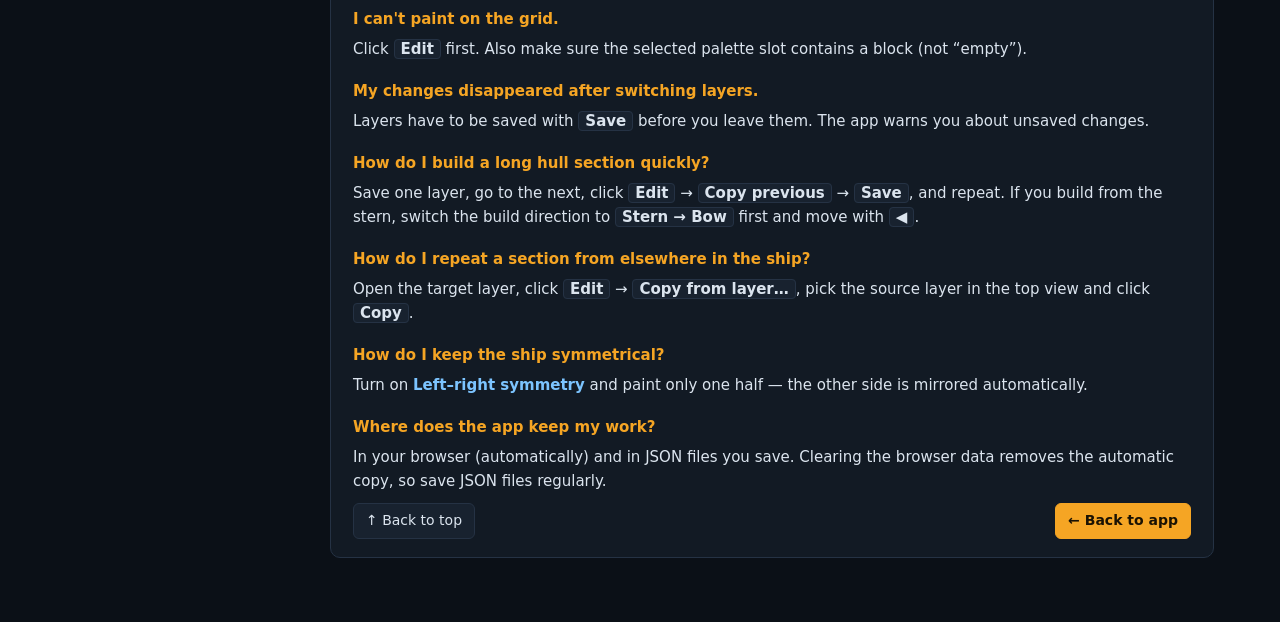
<file: help.html>
<!doctype html>
<html lang="en">
<head>
<meta charset="utf-8">
<meta name="viewport" content="width=device-width, initial-scale=1">
<title>Spaceship Designer — User Guide</title>
<link rel="stylesheet" href="help.css">
</head>
<body>

<div class="topbar" id="top">
  <div class="brand"><h1>Spaceship <span>Designer</span></h1><div class="subtitle">For Space Engineers</div></div>
  <span style="color:var(--muted)">User Guide</span>
  <div class="spacer"></div>
  <nav class="lang" aria-label="Language">
    <a href="help.html" class="on" lang="en" aria-current="page">EN</a><a href="help_pl.html" lang="pl">PL</a><a href="help_es.html" lang="es">ES</a>
  </nav>
  <a class="btn primary" href="index.html">← Back to app</a>
</div>

<div class="layout">
  <nav class="toc" aria-label="Contents">
    <h2>Contents</h2>
    <ol>
      <li><a href="#overview">Overview</a></li>
      <li><a href="#quick-start">Quick start</a></li>
      <li><a href="#limitations">Design limitations</a></li>
      <li><a href="#blocks">Creating blocks</a></li>
      <li><a href="#palette">Block palette &amp; library</a></li>
      <li><a href="#tools">Tools &amp; options</a></li>
      <li><a href="#length">Ship length</a></li>
      <li><a href="#layer-editor">Layer editor</a></li>
      <li><a href="#top-view">Top view</a></li>
      <li><a href="#print">Print to PDF</a></li>
      <li><a href="#files">Saving &amp; loading</a></li>
      <li><a href="#shortcuts">Keyboard &amp; mouse</a></li>
      <li><a href="#faq">Tips &amp; FAQ</a></li>
    </ol>
    <a class="btn primary" href="index.html">← Back to app</a>
  </nav>

  <article>
    <section id="overview">
      <h2><span class="num">1</span>Overview</h2>
      <p class="lead">Spaceship Designer is a 2D planning tool for Space Engineers ships. You design the ship slice by slice
        (layers) from bow to stern and check the result in a top view.</p>
      <p>Coordinates used throughout the app:</p>
      <ul>
        <li><b>Layer</b> — one 33 × 33 cross-section of the ship. Layer 1 is the <b>bow</b>, the last layer is the <b>stern</b>.</li>
        <li><b>Level</b> — the height inside a layer. Level 33 is the top row of the grid, level 1 the bottom row.</li>
        <li><b>X</b> — the column (1–33). Column 17 is the ship's center line.</li>
      </ul>
      <p>The screen is split into these areas:</p>
      <div class="layout-map">
        <div class="full"><b>Title bar</b>Project name, Help, Save to JSON, Load JSON, New project</div>
        <div><b>Left column</b>Create block · Block palette · Tool · Options · Ship length</div>
        <div><b>Center</b>Layer editor — the 33 × 33 cross-section of the current layer</div>
        <div><b>Right column</b>Top view — one level seen from above, Print to PDF</div>
      </div>
      <p class="to-top"><a href="#top">↑ Back to top</a></p>
    </section>

    <section id="quick-start">
      <h2><span class="num">2</span>Quick start</h2>
      <ol>
        <li>Type a name for the project in the field in the title bar.</li>
        <li>Pick the <b>ship length</b> (25–125 layers) and the <b>build direction</b> — from the bow or from the stern.</li>
        <li>Create a few blocks in <b class="ui">Create block</b> — or load a ready palette with <b class="ui">Load palette</b>.</li>
        <li>In the layer editor click <b class="ui">Edit</b>, select a block in the palette and paint on the grid.</li>
        <li>Click <b class="ui">Save</b> to store the layer, then move to the next layer with <b class="ui">▶</b>.</li>
        <li>Check the shape in the <b>Top view</b> and save the project with <b class="ui">Save to JSON</b>.</li>
      </ol>
      <p class="to-top"><a href="#top">↑ Back to top</a></p>
    </section>

    <section id="limitations">
      <h2><span class="num">3</span>Design limitations</h2>
      <p>Please keep in mind that:</p>
      <ol>
        <li>Designs make no distinction between <b>large grid</b> and <b>small grid</b>.</li>
        <li>Blocks are always <b>full-size</b> — there is no distinction for half blocks or sloped (angled) blocks.</li>
        <li>When designing moving blocks such as <b>pistons</b>, it is recommended to use one of the two extreme positions:
          <b>2 blocks</b> (retracted) or <b>6 blocks</b> (extended).</li>
        <li>A block cannot be designed at an arbitrary angle (only in the vertical or horizontal plane). If angles are necessary,
          add suitable notes to the layer that contains the <b>rotor</b> or <b>hinge</b>.</li>
      </ol>
      <div class="note">Notes are entered in the <b>Layer notes</b> field under the layer grid — see <a href="#layer-editor">Layer editor</a>.</div>
      <p class="to-top"><a href="#top">↑ Back to top</a></p>
    </section>

    <section id="blocks">
      <h2><span class="num">4</span>Creating blocks</h2>
      <p>A block is a named color you paint with — e.g. “Heavy Armor”, “Glass”, “Thruster”.</p>
      <h3>New block</h3>
      <ol>
        <li>Enter the <b>Block name</b> — up to 25 characters (the counter under the field shows how many are used).</li>
        <li>Click the color square to choose the <b>Block color</b>. The preview next to it shows the color, the name and the HEX code.</li>
        <li>Click <b class="ui">Save</b>. The block is placed in the palette:
          <ul>
            <li>into the selected slot if it is empty,</li>
            <li>otherwise into the first free slot on the current page, then anywhere in the library,</li>
            <li>if all slots are taken — into the library, on a new page (see <a href="#palette">Block palette</a>).</li>
          </ul>
        </li>
      </ol>
      <h3>Editing a block</h3>
      <ol>
        <li>Select the block in the palette.</li>
        <li>Click <b class="ui">Edit</b> — the name and color are loaded into the form and the slot is marked with ✎.</li>
        <li>Change what you need and click <b class="ui">Save</b>. All layers using that block are updated immediately.</li>
        <li>To abandon the change, click <b class="ui">Cancel edit</b>.</li>
      </ol>
      <p class="to-top"><a href="#top">↑ Back to top</a></p>
    </section>

    <section id="palette">
      <h2><span class="num">5</span>Block palette &amp; library</h2>
      <p>The palette shows 10 slots at a time, numbered <code>01</code>–<code>10</code>. Click a slot to select it as the
        active block (highlighted with an orange frame). Hover over a slot to see its full name, color and shortcut key.</p>
      <h3>Library pages</h3>
      <p>When all visible slots are taken, new blocks are saved to the library on further pages. Once there is more than one page,
        page controls appear under the palette:</p>
      <ul>
        <li><b class="ui">⏮</b> first page, <b class="ui">◀</b> previous page, <b class="ui">▶</b> next page, <b class="ui">⏭</b> last page.</li>
        <li>Numbering continues across pages: page 2 holds slots <code>11</code>–<code>20</code>, page 3 <code>21</code>–<code>30</code>, and so on.</li>
        <li>The counter under the palette shows how many blocks are in the library (max. 990).</li>
      </ul>
      <h3>Saving and loading a palette</h3>
      <ul>
        <li><b class="ui">Save palette</b> — saves the whole library (all pages) to <code>&lt;project&gt;_palette.json</code>.</li>
        <li><b class="ui">Load palette</b> — replaces the current palette with one from a file. Both palette files and full project files are accepted,
          so you can reuse the palette of another ship.</li>
      </ul>
      <div class="note">Painted cells remember the <b>slot number</b>, not the block itself. If your layers already contain blocks and the new
        palette has something different in those slots, the app lists the affected slots and asks for confirmation.
        Best practice: load the palette <b>before</b> you start painting.</div>
      <p>An example palette with six basic colors is included in <code>examples/basic-colors_palette.json</code>.</p>
      <p class="to-top"><a href="#top">↑ Back to top</a></p>
    </section>

    <section id="tools">
      <h2><span class="num">6</span>Tools &amp; options</h2>
      <div class="table-wrap"><table>
        <tr><th>Control</th><th>What it does</th></tr>
        <tr><td><b class="ui">Brush (B)</b></td><td>Paints the selected palette block.</td></tr>
        <tr><td><b class="ui">Eraser (E)</b></td><td>Clears cells. You can also erase with the right mouse button while the brush is active.</td></tr>
        <tr><td><b>Left–right symmetry</b></td><td>Every cell you paint or erase is mirrored on the other side of the center line.
          An orange dashed line through the middle of the grid confirms the option is on. Cells in the center column (17) lie on the axis and are not duplicated.</td></tr>
        <tr><td><b>Show previous layer</b></td><td>Shows the previous layer (according to the build direction) as a faint, semi-transparent shadow under the current one — helpful for keeping the hull smooth.</td></tr>
        <tr><td><b class="ui">Bow → Stern</b> / <b class="ui">Stern → Bow</b></td><td><b>Build direction</b> — decides which layer counts as “previous”:
          <ul>
            <li><b>Bow → Stern</b> (default): previous = the layer on the bow side (N−1).</li>
            <li><b>Stern → Bow</b>: previous = the layer on the stern side (N+1).</li>
          </ul>
          It affects <b class="ui">Copy previous</b> and <b>Show previous layer</b>. The direction is saved in the project file, and a loaded project
          opens at the layer where the build starts (layer 1 or the last layer). Layer numbering does not change — layer 1 is always the bow.</td></tr>
      </table></div>
      <p class="to-top"><a href="#top">↑ Back to top</a></p>
    </section>

    <section id="length">
      <h2><span class="num">7</span>Ship length</h2>
      <p>Choose the number of layers: <b class="ui">25</b> <b class="ui">50</b> <b class="ui">75</b> <b class="ui">100</b> <b class="ui">125</b>.
        Lengthening the ship adds empty layers at the stern.</p>
      <div class="note">Shortening the ship deletes the layers beyond the new length. If any of them contain blocks, the app asks for confirmation first.</div>
      <p class="to-top"><a href="#top">↑ Back to top</a></p>
    </section>

    <section id="layer-editor">
      <h2><span class="num">8</span>Layer editor</h2>
      <p>The central 33 × 33 grid is a cross-section of the ship, viewed from the bow toward the stern.
        The slightly brighter lines mark the center column and center row. The orange dashed frame marks the level currently shown in the top view.
        Under the grid you can see the X coordinate and level of the cell under the cursor.</p>
      <h3>Navigation</h3>
      <ul>
        <li><b class="ui">⏮</b> first layer (bow), <b class="ui">◀</b> previous, <b class="ui">▶</b> next, <b class="ui">⏭</b> last layer (stern).</li>
        <li>Type a number in the <b>Layer</b> field to jump directly.</li>
        <li>Clicking a row in the top view opens that layer as well.</li>
      </ul>
      <h3>Buttons</h3>
      <div class="table-wrap"><table>
        <tr><th>Button</th><th>What it does</th></tr>
        <tr><td><b class="ui">Edit</b></td><td>Unlocks the layer for painting. Without it the layer is read-only, which protects it from accidental changes.</td></tr>
        <tr><td><b class="ui">Save</b></td><td>Stores the layer in the project and locks it again.</td></tr>
        <tr><td><b class="ui">Copy previous (N)</b></td><td>(while editing) Loads the content of the previous layer into the editor — a quick way to extend a constant hull section.
          Which layer is “previous” depends on the <a href="#tools">build direction</a>; its number is shown on the button.</td></tr>
        <tr><td><b class="ui">Copy from layer…</b></td><td>(while editing) Opens a dialog for copying <b>any</b> saved layer — e.g. to repeat an engine section.
          <ul>
            <li>While the dialog is open, layer numbers appear next to the top view: saved layers are bright, empty ones dim, the edited layer is orange.</li>
            <li>Type the source layer number or click its row in the top view. The chosen layer is highlighted in green and the dialog shows how many blocks it has.</li>
            <li>Click <b class="ui">Copy</b> (or press <kbd>Enter</kbd>); <b class="ui">Cancel</b> or <kbd>Esc</kbd> closes the dialog.</li>
          </ul></td></tr>
        <tr><td><b class="ui">Delete</b></td><td>Clears the whole layer, including its notes (after confirmation).</td></tr>
      </table></div>
      <h3>Layer notes</h3>
      <p>The <b>Layer notes</b> field under the grid holds a free-text remark for the current layer (up to 256 characters, the counter shows how many are used),
        e.g. the swing range of a rotor or hinge — see <a href="#limitations">Design limitations</a>.</p>
      <ul>
        <li>The field is read-only until you click <b class="ui">Edit</b>; changing the text marks the layer as “unsaved”.</li>
        <li><b class="ui">Save</b> stores the notes together with the layer, also in the project JSON file. A layer may hold notes even without blocks.</li>
        <li><b class="ui">Delete</b> removes the notes as well. <b class="ui">Copy previous</b> and <b class="ui">Copy from layer…</b> copy only the blocks, not the notes.</li>
      </ul>
      <h3>Layer status</h3>
      <ul>
        <li><b>Empty</b> — nothing saved in this layer.</li>
        <li><b style="color:var(--ok)">Saved</b> — the layer contains saved blocks.</li>
        <li><b style="color:var(--accent)">Editing</b> / <b style="color:var(--accent)">Editing • unsaved</b> — edit mode is on; “unsaved” means there are changes not yet saved.</li>
      </ul>
      <div class="note">If you leave a layer with unsaved changes, the app asks whether to discard them.</div>
      <p class="to-top"><a href="#top">↑ Back to top</a></p>
    </section>

    <section id="top-view">
      <h2><span class="num">9</span>Top view</h2>
      <p>The top view shows one level of the whole ship from above: 33 columns wide, one row per layer, bow at the top and stern at the bottom.
        By default the highest level (33) is shown.</p>
      <ul>
        <li><b class="ui">⤒</b> highest level, <b class="ui">▲</b> one level up, <b class="ui">▼</b> one level down, <b class="ui">⤓</b> lowest level (1).</li>
        <li>The current layer of the editor is framed in orange.</li>
        <li>Dark-blue cells show the <b>silhouette</b> — blocks that exist in that column on other levels — to help you keep orientation.</li>
        <li>Click any row to open that layer in the editor.</li>
      </ul>
      <p class="to-top"><a href="#top">↑ Back to top</a></p>
    </section>

    <section id="print">
      <h2><span class="num">10</span>Print to PDF</h2>
      <p>The <b class="ui">Print to PDF</b> button under the top view prints the top view of every level — <b>from the lowest level (1) to the highest (33)</b>, one level per A4 page.</p>
      <ol>
        <li>Optionally untick <b>Skip empty levels</b> (ticked by default) if you want all 33 pages.</li>
        <li>Click <b class="ui">Print to PDF</b>.</li>
        <li>In the browser's print dialog choose <b>Save as PDF</b> (or <b>Microsoft Print to PDF</b>) as the printer and save the file.</li>
      </ol>
      <p>Each page contains the ship name, the level number, column numbers (1–33) and layer numbers, plus a legend of blocks used on that level.
        Light-gray cells are blocks on other levels.</p>
      <div class="note">Only saved layers are printed — save the layer you are editing first.
        For long ships (125 layers) the grid is scaled to fit the page height, so the cells are small.</div>
      <p class="to-top"><a href="#top">↑ Back to top</a></p>
    </section>

    <section id="files">
      <h2><span class="num">11</span>Saving &amp; loading</h2>
      <div class="table-wrap"><table>
        <tr><th>Button</th><th>What it does</th></tr>
        <tr><td><b class="ui">Save to JSON</b></td><td>Downloads the whole project (name, length, palette, all saved layers) as <code>&lt;project&gt;.json</code>.</td></tr>
        <tr><td><b class="ui">Load JSON</b></td><td>Opens a project file and replaces the current project.</td></tr>
        <tr><td><b class="ui">New project</b></td><td>Clears everything and starts from scratch (after confirmation).</td></tr>
        <tr><td><b class="ui">Save palette</b> / <b class="ui">Load palette</b></td><td>Palette only — see <a href="#palette">Block palette</a>.</td></tr>
      </table></div>
      <div class="note ok">The current project is also saved automatically in your browser after every change and restored the next time you open the app.
        This is a convenience only — keep important ships as JSON files.</div>
      <h3>Project file format</h3>
<pre>{
  "app": "se-ship-designer",
  "version": 2,
  "name": "My ship",
  "length": 25,
  "direction": "bow",          // or "stern"
  "palette": [ { "name": "Heavy Armor", "color": "#7a8a9c" }, null, … ],
  "layers": [
    { "layer": 1, "notes": "Rotor: ±45°", "rows": [ [-1,-1,0,0,…], … ] }   // 33 rows × 33 cells; "notes" optional
  ]
}</pre>
      <p>Each cell holds the palette slot index (0 = slot <code>01</code>) or <code>-1</code> for an empty cell. Row 0 is the top level (33).</p>
      <p class="to-top"><a href="#top">↑ Back to top</a></p>
    </section>

    <section id="shortcuts">
      <h2><span class="num">12</span>Keyboard &amp; mouse</h2>
      <div class="table-wrap"><table>
        <tr><th>Input</th><th>Action</th></tr>
        <tr><td><kbd>1</kbd> … <kbd>9</kbd>, <kbd>0</kbd></td><td>Select slot 01–10 on the currently displayed palette page (<kbd>0</kbd> = 10th slot).</td></tr>
        <tr><td><kbd>B</kbd></td><td>Brush</td></tr>
        <tr><td><kbd>E</kbd></td><td>Eraser</td></tr>
        <tr><td>Left mouse button (drag)</td><td>Paint with the active tool</td></tr>
        <tr><td>Right mouse button (drag)</td><td>Erase</td></tr>
        <tr><td>Click in the top view</td><td>Open that layer in the editor</td></tr>
      </table></div>
      <p>Shortcuts are ignored while you type in a text field.</p>
      <p class="to-top"><a href="#top">↑ Back to top</a></p>
    </section>

    <section id="faq">
      <h2><span class="num">13</span>Tips &amp; FAQ</h2>
      <h3>I can't paint on the grid.</h3>
      <p>Click <b class="ui">Edit</b> first. Also make sure the selected palette slot contains a block (not “empty”).</p>
      <h3>My changes disappeared after switching layers.</h3>
      <p>Layers have to be saved with <b class="ui">Save</b> before you leave them. The app warns you about unsaved changes.</p>
      <h3>How do I build a long hull section quickly?</h3>
      <p>Save one layer, go to the next, click <b class="ui">Edit</b> → <b class="ui">Copy previous</b> → <b class="ui">Save</b>, and repeat.
        If you build from the stern, switch the build direction to <b class="ui">Stern → Bow</b> first and move with <b class="ui">◀</b>.</p>
      <h3>How do I repeat a section from elsewhere in the ship?</h3>
      <p>Open the target layer, click <b class="ui">Edit</b> → <b class="ui">Copy from layer…</b>, pick the source layer in the top view and click <b class="ui">Copy</b>.</p>
      <h3>How do I keep the ship symmetrical?</h3>
      <p>Turn on <b>Left–right symmetry</b> and paint only one half — the other side is mirrored automatically.</p>
      <h3>Where does the app keep my work?</h3>
      <p>In your browser (automatically) and in JSON files you save. Clearing the browser data removes the automatic copy, so save JSON files regularly.</p>
      <div class="back-row">
        <a class="btn" href="#top">↑ Back to top</a>
        <a class="btn primary" href="index.html">← Back to app</a>
      </div>
    </section>
  </article>
</div>

</body>
</html>
</file>
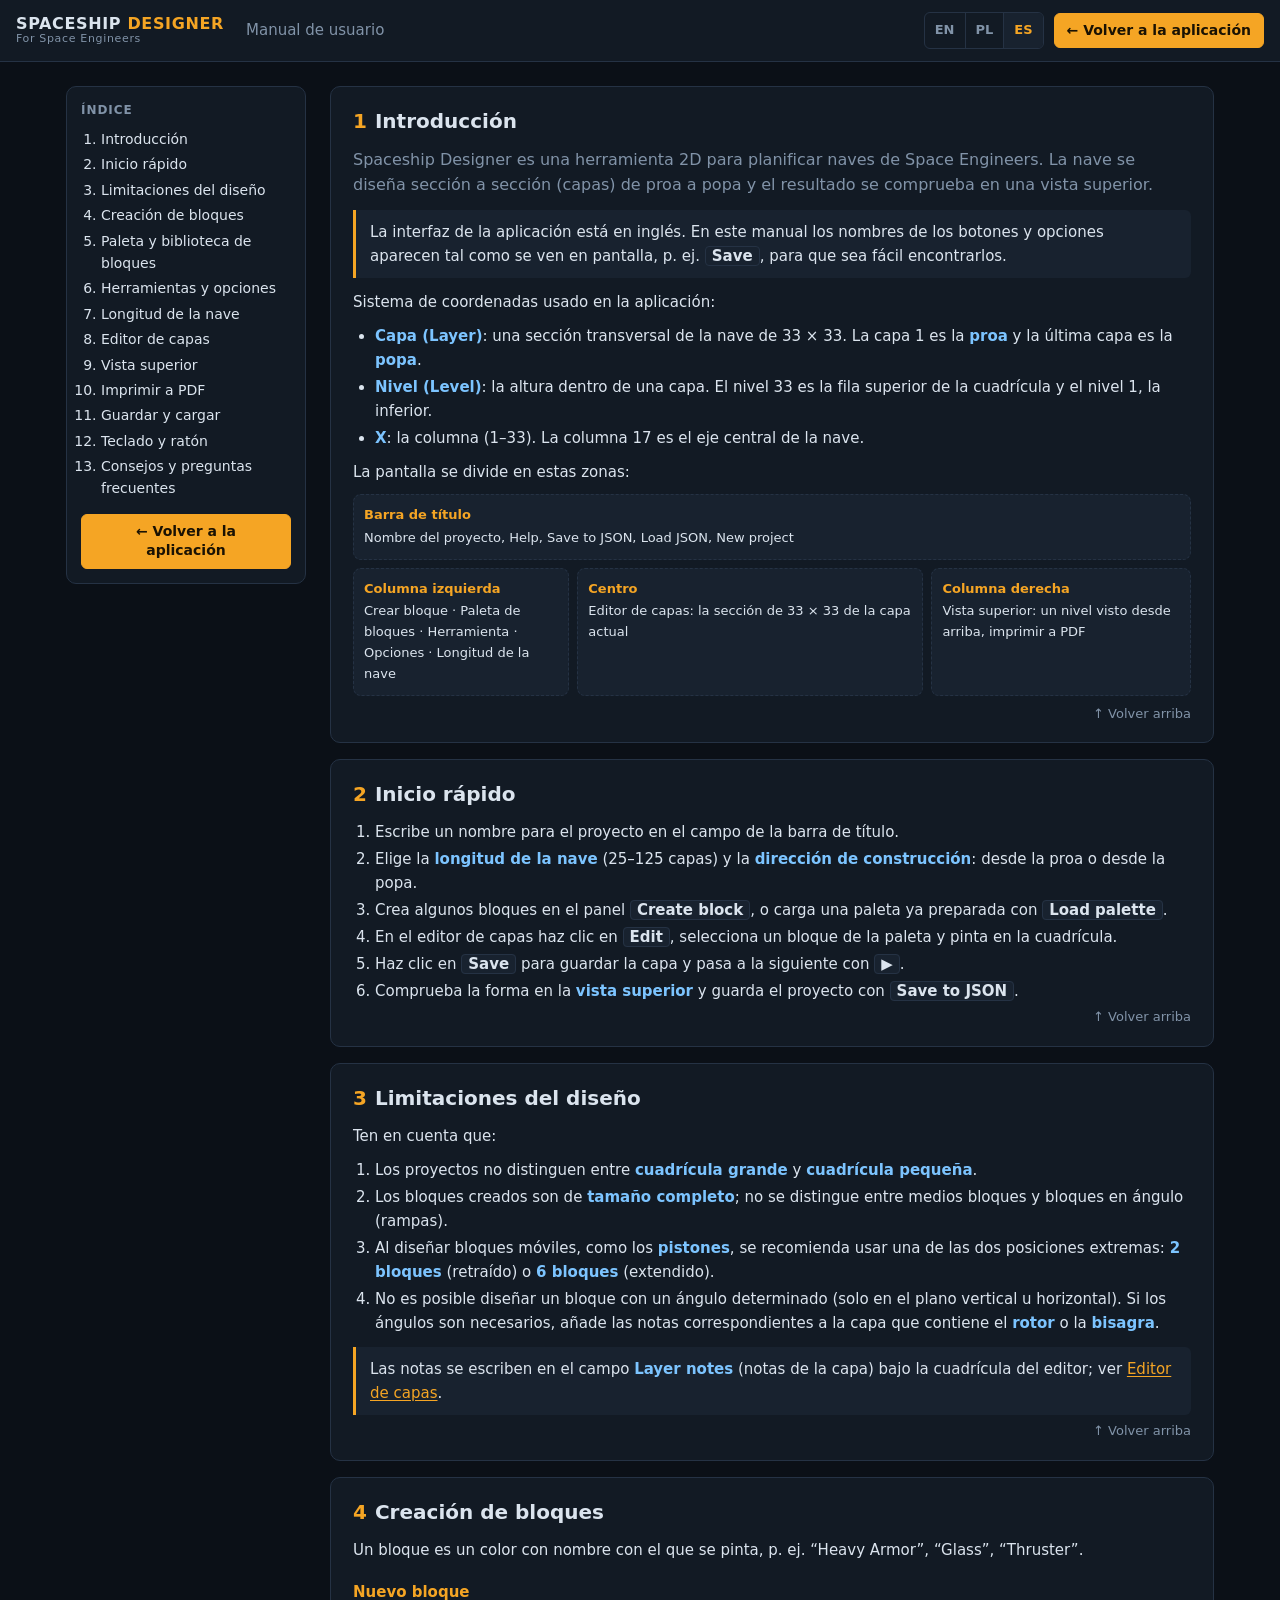
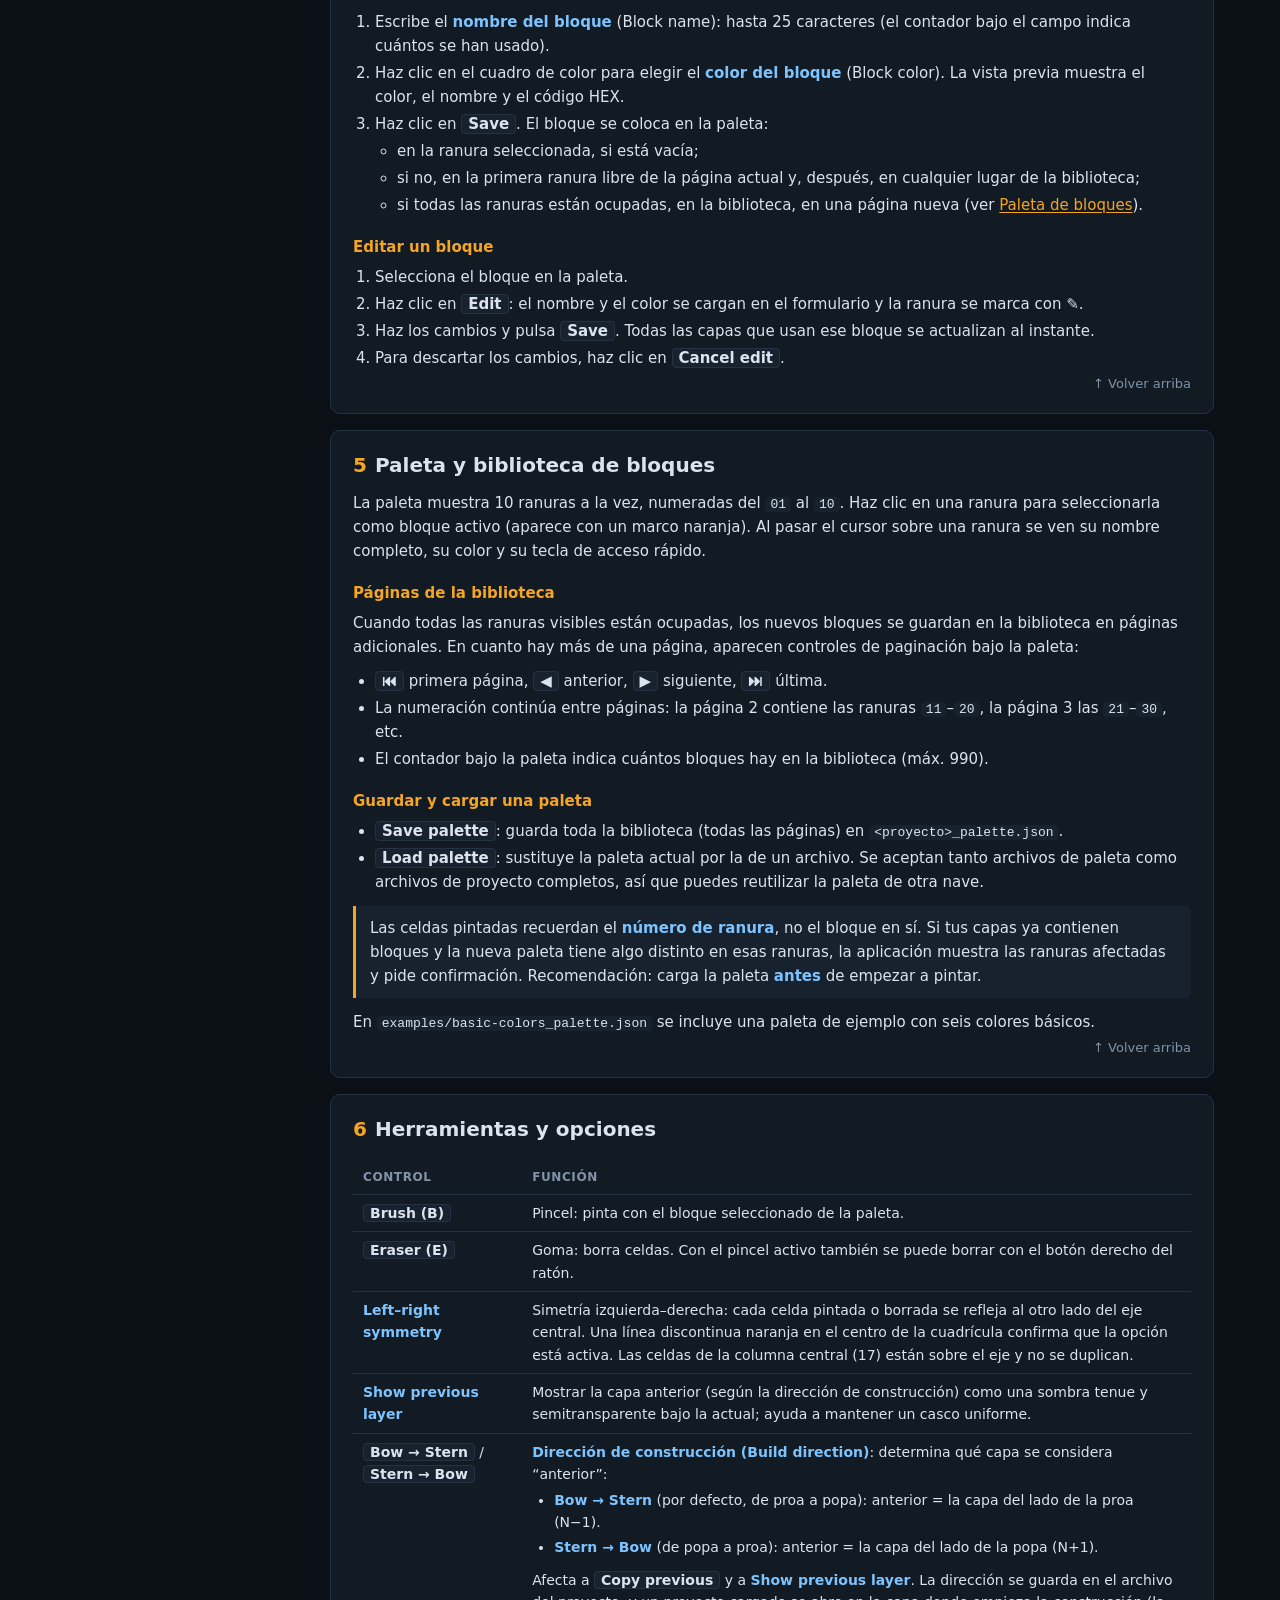
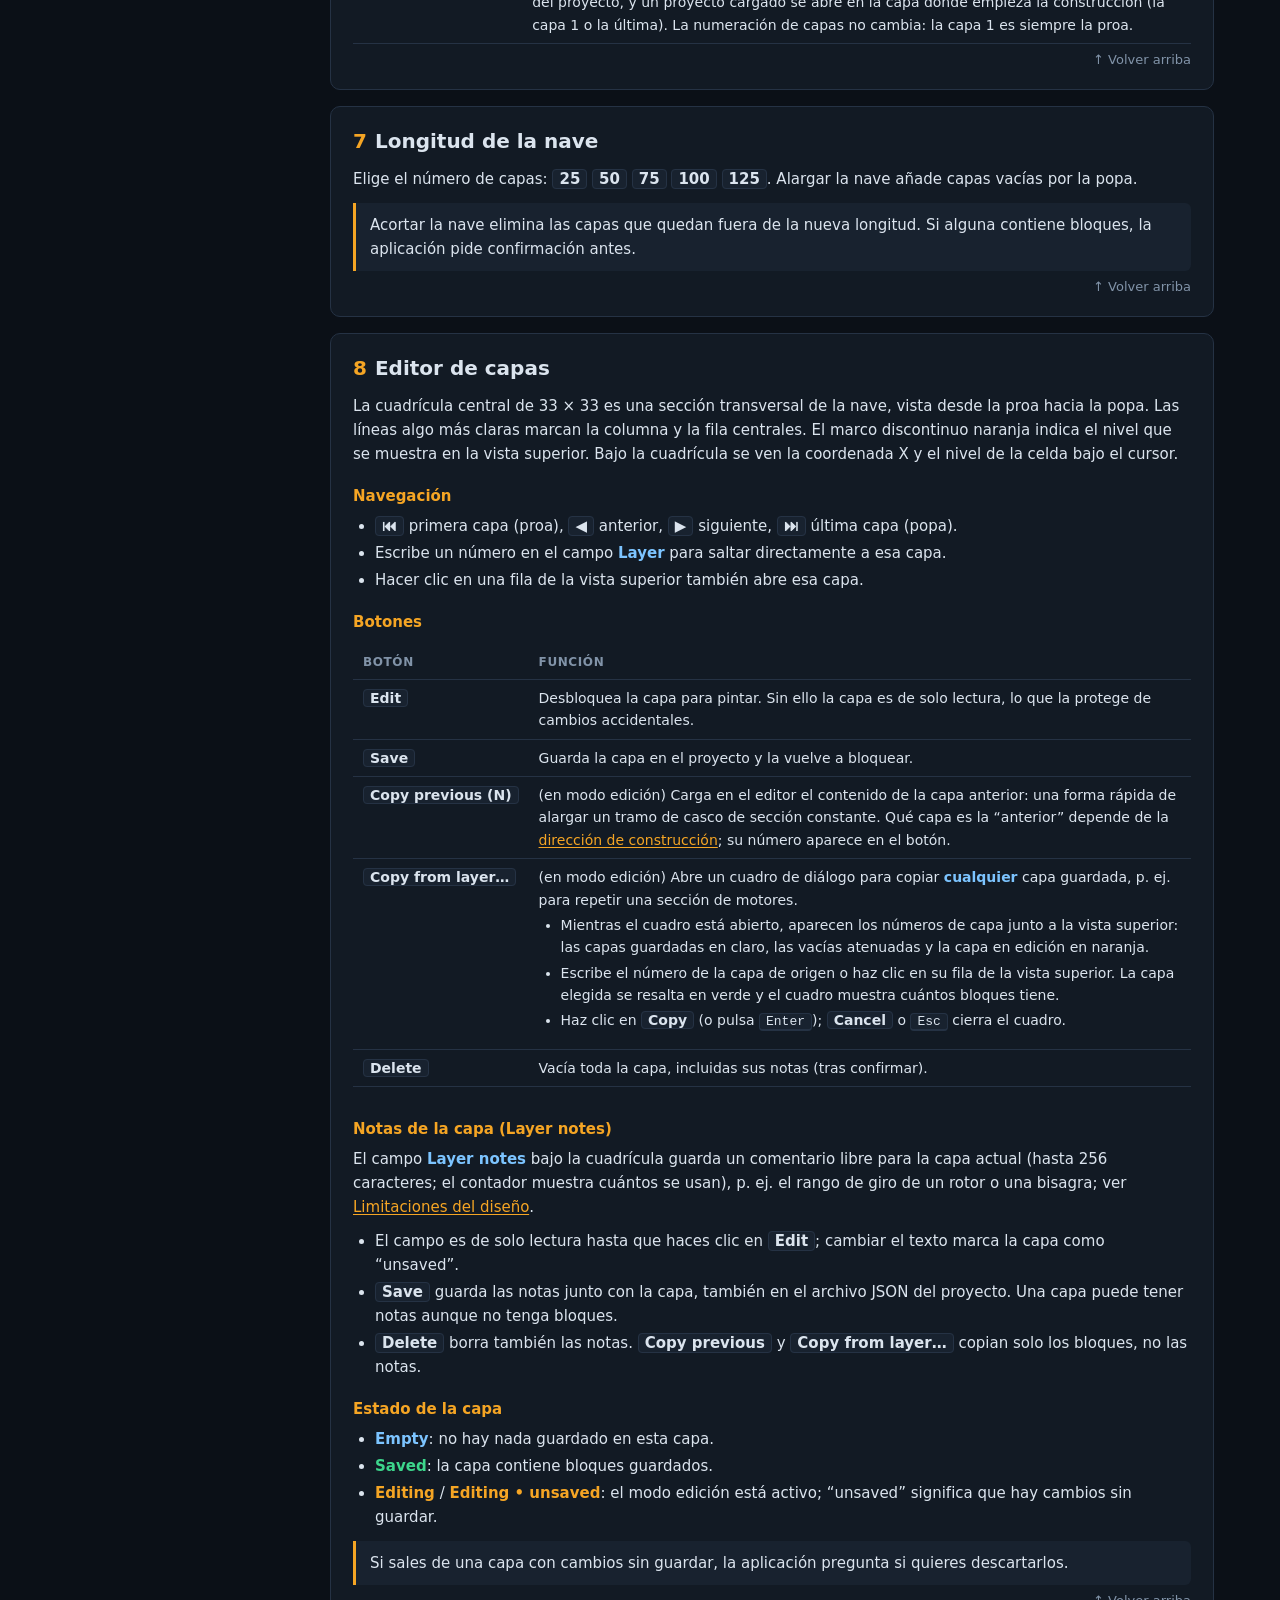
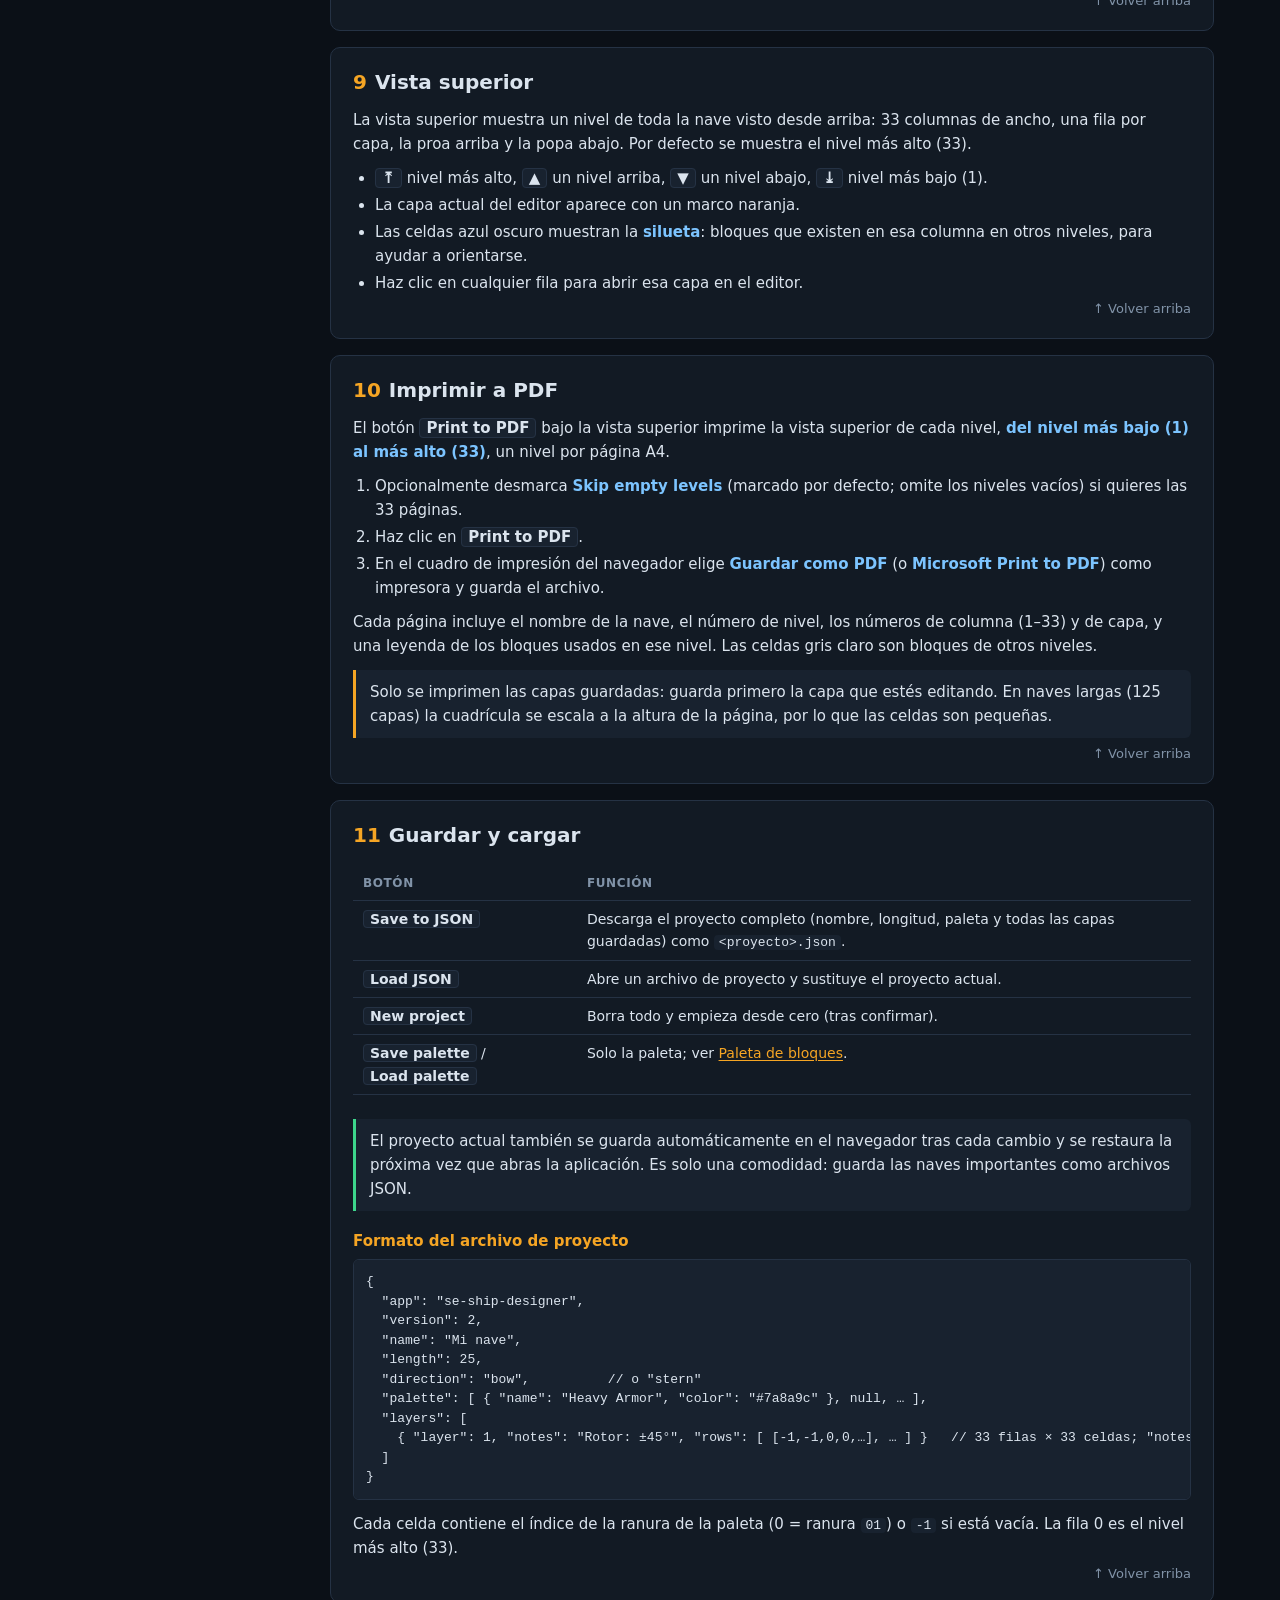
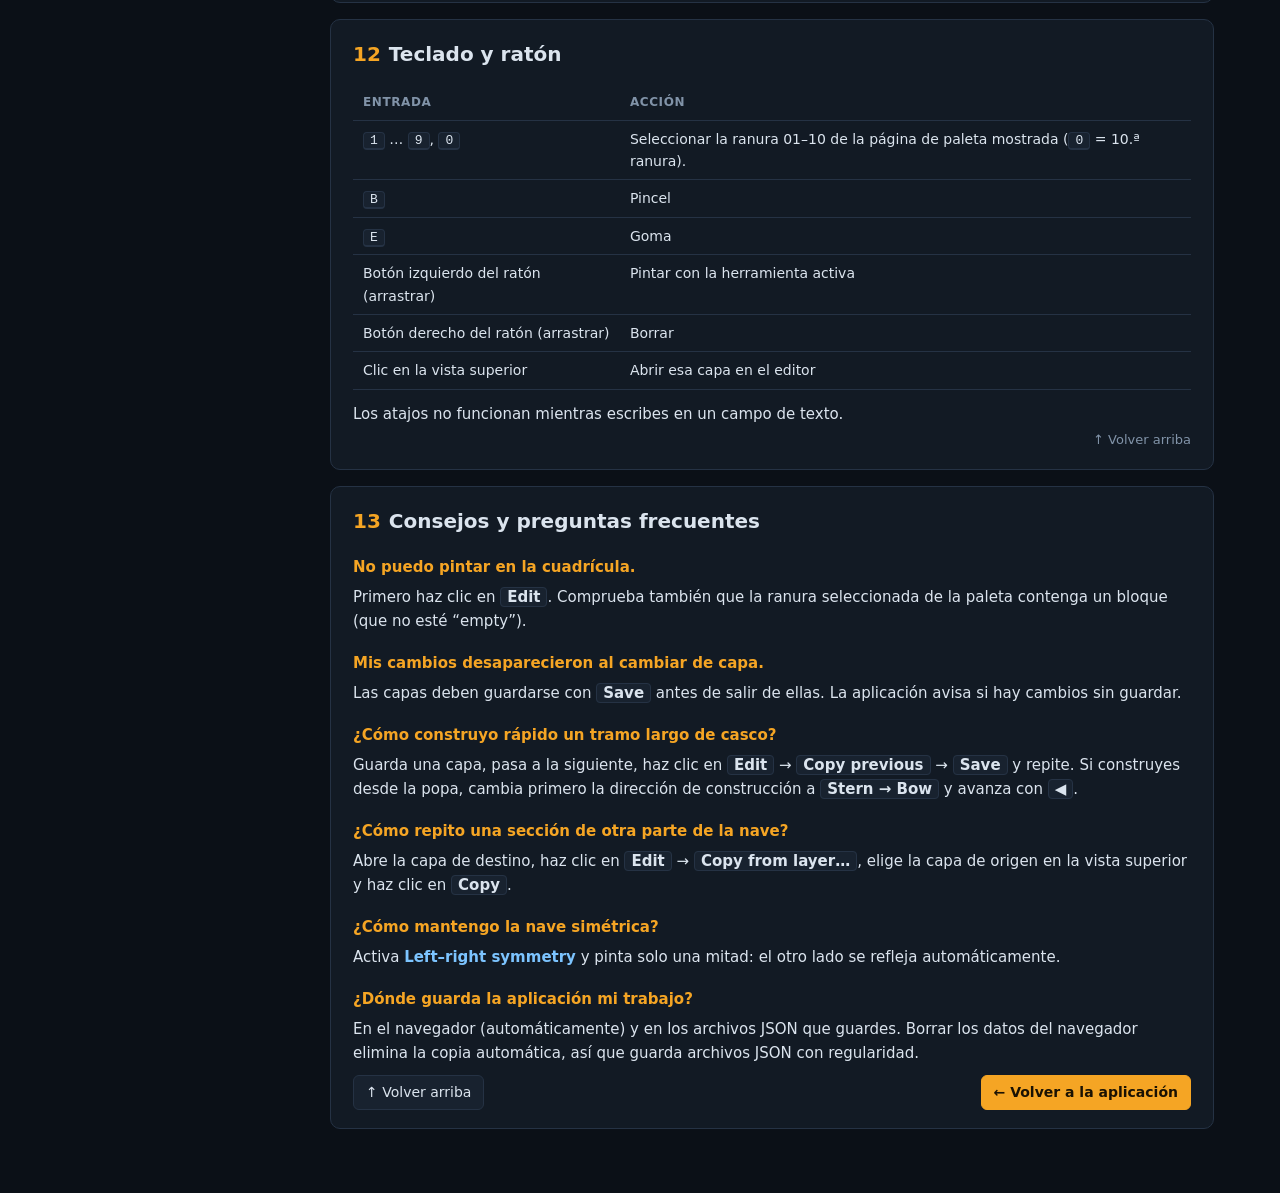
<file: help_es.html>
<!doctype html>
<html lang="es">
<head>
<meta charset="utf-8">
<meta name="viewport" content="width=device-width, initial-scale=1">
<title>Spaceship Designer — Manual de usuario</title>
<link rel="stylesheet" href="help.css">
</head>
<body>

<div class="topbar" id="top">
  <div class="brand"><h1>Spaceship <span>Designer</span></h1><div class="subtitle">For Space Engineers</div></div>
  <span style="color:var(--muted)">Manual de usuario</span>
  <div class="spacer"></div>
  <nav class="lang" aria-label="Idioma">
    <a href="help.html" lang="en">EN</a><a href="help_pl.html" lang="pl">PL</a><a href="help_es.html" class="on" lang="es" aria-current="page">ES</a>
  </nav>
  <a class="btn primary" href="index.html">← Volver a la aplicación</a>
</div>

<div class="layout">
  <nav class="toc" aria-label="Índice">
    <h2>Índice</h2>
    <ol>
      <li><a href="#overview">Introducción</a></li>
      <li><a href="#quick-start">Inicio rápido</a></li>
      <li><a href="#limitations">Limitaciones del diseño</a></li>
      <li><a href="#blocks">Creación de bloques</a></li>
      <li><a href="#palette">Paleta y biblioteca de bloques</a></li>
      <li><a href="#tools">Herramientas y opciones</a></li>
      <li><a href="#length">Longitud de la nave</a></li>
      <li><a href="#layer-editor">Editor de capas</a></li>
      <li><a href="#top-view">Vista superior</a></li>
      <li><a href="#print">Imprimir a PDF</a></li>
      <li><a href="#files">Guardar y cargar</a></li>
      <li><a href="#shortcuts">Teclado y ratón</a></li>
      <li><a href="#faq">Consejos y preguntas frecuentes</a></li>
    </ol>
    <a class="btn primary" href="index.html">← Volver a la aplicación</a>
  </nav>

  <article>
    <section id="overview">
      <h2><span class="num">1</span>Introducción</h2>
      <p class="lead">Spaceship Designer es una herramienta 2D para planificar naves de Space Engineers. La nave se diseña
        sección a sección (capas) de proa a popa y el resultado se comprueba en una vista superior.</p>
      <div class="note">La interfaz de la aplicación está en inglés. En este manual los nombres de los botones y opciones
        aparecen tal como se ven en pantalla, p. ej. <b class="ui">Save</b>, para que sea fácil encontrarlos.</div>
      <p>Sistema de coordenadas usado en la aplicación:</p>
      <ul>
        <li><b>Capa (Layer)</b>: una sección transversal de la nave de 33 × 33. La capa 1 es la <b>proa</b> y la última capa es la <b>popa</b>.</li>
        <li><b>Nivel (Level)</b>: la altura dentro de una capa. El nivel 33 es la fila superior de la cuadrícula y el nivel 1, la inferior.</li>
        <li><b>X</b>: la columna (1–33). La columna 17 es el eje central de la nave.</li>
      </ul>
      <p>La pantalla se divide en estas zonas:</p>
      <div class="layout-map">
        <div class="full"><b>Barra de título</b>Nombre del proyecto, Help, Save to JSON, Load JSON, New project</div>
        <div><b>Columna izquierda</b>Crear bloque · Paleta de bloques · Herramienta · Opciones · Longitud de la nave</div>
        <div><b>Centro</b>Editor de capas: la sección de 33 × 33 de la capa actual</div>
        <div><b>Columna derecha</b>Vista superior: un nivel visto desde arriba, imprimir a PDF</div>
      </div>
      <p class="to-top"><a href="#top">↑ Volver arriba</a></p>
    </section>

    <section id="quick-start">
      <h2><span class="num">2</span>Inicio rápido</h2>
      <ol>
        <li>Escribe un nombre para el proyecto en el campo de la barra de título.</li>
        <li>Elige la <b>longitud de la nave</b> (25–125 capas) y la <b>dirección de construcción</b>: desde la proa o desde la popa.</li>
        <li>Crea algunos bloques en el panel <b class="ui">Create block</b>, o carga una paleta ya preparada con <b class="ui">Load palette</b>.</li>
        <li>En el editor de capas haz clic en <b class="ui">Edit</b>, selecciona un bloque de la paleta y pinta en la cuadrícula.</li>
        <li>Haz clic en <b class="ui">Save</b> para guardar la capa y pasa a la siguiente con <b class="ui">▶</b>.</li>
        <li>Comprueba la forma en la <b>vista superior</b> y guarda el proyecto con <b class="ui">Save to JSON</b>.</li>
      </ol>
      <p class="to-top"><a href="#top">↑ Volver arriba</a></p>
    </section>

    <section id="limitations">
      <h2><span class="num">3</span>Limitaciones del diseño</h2>
      <p>Ten en cuenta que:</p>
      <ol>
        <li>Los proyectos no distinguen entre <b>cuadrícula grande</b> y <b>cuadrícula pequeña</b>.</li>
        <li>Los bloques creados son de <b>tamaño completo</b>; no se distingue entre medios bloques y bloques en ángulo (rampas).</li>
        <li>Al diseñar bloques móviles, como los <b>pistones</b>, se recomienda usar una de las dos posiciones extremas:
          <b>2 bloques</b> (retraído) o <b>6 bloques</b> (extendido).</li>
        <li>No es posible diseñar un bloque con un ángulo determinado (solo en el plano vertical u horizontal). Si los ángulos son necesarios,
          añade las notas correspondientes a la capa que contiene el <b>rotor</b> o la <b>bisagra</b>.</li>
      </ol>
      <div class="note">Las notas se escriben en el campo <b>Layer notes</b> (notas de la capa) bajo la cuadrícula del editor; ver <a href="#layer-editor">Editor de capas</a>.</div>
      <p class="to-top"><a href="#top">↑ Volver arriba</a></p>
    </section>

    <section id="blocks">
      <h2><span class="num">4</span>Creación de bloques</h2>
      <p>Un bloque es un color con nombre con el que se pinta, p. ej. “Heavy Armor”, “Glass”, “Thruster”.</p>
      <h3>Nuevo bloque</h3>
      <ol>
        <li>Escribe el <b>nombre del bloque</b> (Block name): hasta 25 caracteres (el contador bajo el campo indica cuántos se han usado).</li>
        <li>Haz clic en el cuadro de color para elegir el <b>color del bloque</b> (Block color). La vista previa muestra el color, el nombre y el código HEX.</li>
        <li>Haz clic en <b class="ui">Save</b>. El bloque se coloca en la paleta:
          <ul>
            <li>en la ranura seleccionada, si está vacía;</li>
            <li>si no, en la primera ranura libre de la página actual y, después, en cualquier lugar de la biblioteca;</li>
            <li>si todas las ranuras están ocupadas, en la biblioteca, en una página nueva (ver <a href="#palette">Paleta de bloques</a>).</li>
          </ul>
        </li>
      </ol>
      <h3>Editar un bloque</h3>
      <ol>
        <li>Selecciona el bloque en la paleta.</li>
        <li>Haz clic en <b class="ui">Edit</b>: el nombre y el color se cargan en el formulario y la ranura se marca con ✎.</li>
        <li>Haz los cambios y pulsa <b class="ui">Save</b>. Todas las capas que usan ese bloque se actualizan al instante.</li>
        <li>Para descartar los cambios, haz clic en <b class="ui">Cancel edit</b>.</li>
      </ol>
      <p class="to-top"><a href="#top">↑ Volver arriba</a></p>
    </section>

    <section id="palette">
      <h2><span class="num">5</span>Paleta y biblioteca de bloques</h2>
      <p>La paleta muestra 10 ranuras a la vez, numeradas del <code>01</code> al <code>10</code>. Haz clic en una ranura para seleccionarla como
        bloque activo (aparece con un marco naranja). Al pasar el cursor sobre una ranura se ven su nombre completo, su color y su tecla de acceso rápido.</p>
      <h3>Páginas de la biblioteca</h3>
      <p>Cuando todas las ranuras visibles están ocupadas, los nuevos bloques se guardan en la biblioteca en páginas adicionales. En cuanto hay más de una página,
        aparecen controles de paginación bajo la paleta:</p>
      <ul>
        <li><b class="ui">⏮</b> primera página, <b class="ui">◀</b> anterior, <b class="ui">▶</b> siguiente, <b class="ui">⏭</b> última.</li>
        <li>La numeración continúa entre páginas: la página 2 contiene las ranuras <code>11</code>–<code>20</code>, la página 3 las <code>21</code>–<code>30</code>, etc.</li>
        <li>El contador bajo la paleta indica cuántos bloques hay en la biblioteca (máx. 990).</li>
      </ul>
      <h3>Guardar y cargar una paleta</h3>
      <ul>
        <li><b class="ui">Save palette</b>: guarda toda la biblioteca (todas las páginas) en <code>&lt;proyecto&gt;_palette.json</code>.</li>
        <li><b class="ui">Load palette</b>: sustituye la paleta actual por la de un archivo. Se aceptan tanto archivos de paleta como archivos de proyecto completos,
          así que puedes reutilizar la paleta de otra nave.</li>
      </ul>
      <div class="note">Las celdas pintadas recuerdan el <b>número de ranura</b>, no el bloque en sí. Si tus capas ya contienen bloques y la nueva
        paleta tiene algo distinto en esas ranuras, la aplicación muestra las ranuras afectadas y pide confirmación.
        Recomendación: carga la paleta <b>antes</b> de empezar a pintar.</div>
      <p>En <code>examples/basic-colors_palette.json</code> se incluye una paleta de ejemplo con seis colores básicos.</p>
      <p class="to-top"><a href="#top">↑ Volver arriba</a></p>
    </section>

    <section id="tools">
      <h2><span class="num">6</span>Herramientas y opciones</h2>
      <div class="table-wrap"><table>
        <tr><th>Control</th><th>Función</th></tr>
        <tr><td><b class="ui">Brush (B)</b></td><td>Pincel: pinta con el bloque seleccionado de la paleta.</td></tr>
        <tr><td><b class="ui">Eraser (E)</b></td><td>Goma: borra celdas. Con el pincel activo también se puede borrar con el botón derecho del ratón.</td></tr>
        <tr><td><b>Left–right symmetry</b></td><td>Simetría izquierda–derecha: cada celda pintada o borrada se refleja al otro lado del eje central.
          Una línea discontinua naranja en el centro de la cuadrícula confirma que la opción está activa. Las celdas de la columna central (17) están sobre el eje y no se duplican.</td></tr>
        <tr><td><b>Show previous layer</b></td><td>Mostrar la capa anterior (según la dirección de construcción) como una sombra tenue y semitransparente bajo la actual; ayuda a mantener un casco uniforme.</td></tr>
        <tr><td><b class="ui">Bow → Stern</b> / <b class="ui">Stern → Bow</b></td><td><b>Dirección de construcción (Build direction)</b>: determina qué capa se considera “anterior”:
          <ul>
            <li><b>Bow → Stern</b> (por defecto, de proa a popa): anterior = la capa del lado de la proa (N−1).</li>
            <li><b>Stern → Bow</b> (de popa a proa): anterior = la capa del lado de la popa (N+1).</li>
          </ul>
          Afecta a <b class="ui">Copy previous</b> y a <b>Show previous layer</b>. La dirección se guarda en el archivo del proyecto, y un proyecto cargado
          se abre en la capa donde empieza la construcción (la capa 1 o la última). La numeración de capas no cambia: la capa 1 es siempre la proa.</td></tr>
      </table></div>
      <p class="to-top"><a href="#top">↑ Volver arriba</a></p>
    </section>

    <section id="length">
      <h2><span class="num">7</span>Longitud de la nave</h2>
      <p>Elige el número de capas: <b class="ui">25</b> <b class="ui">50</b> <b class="ui">75</b> <b class="ui">100</b> <b class="ui">125</b>.
        Alargar la nave añade capas vacías por la popa.</p>
      <div class="note">Acortar la nave elimina las capas que quedan fuera de la nueva longitud. Si alguna contiene bloques, la aplicación pide confirmación antes.</div>
      <p class="to-top"><a href="#top">↑ Volver arriba</a></p>
    </section>

    <section id="layer-editor">
      <h2><span class="num">8</span>Editor de capas</h2>
      <p>La cuadrícula central de 33 × 33 es una sección transversal de la nave, vista desde la proa hacia la popa.
        Las líneas algo más claras marcan la columna y la fila centrales. El marco discontinuo naranja indica el nivel que se muestra en la vista superior.
        Bajo la cuadrícula se ven la coordenada X y el nivel de la celda bajo el cursor.</p>
      <h3>Navegación</h3>
      <ul>
        <li><b class="ui">⏮</b> primera capa (proa), <b class="ui">◀</b> anterior, <b class="ui">▶</b> siguiente, <b class="ui">⏭</b> última capa (popa).</li>
        <li>Escribe un número en el campo <b>Layer</b> para saltar directamente a esa capa.</li>
        <li>Hacer clic en una fila de la vista superior también abre esa capa.</li>
      </ul>
      <h3>Botones</h3>
      <div class="table-wrap"><table>
        <tr><th>Botón</th><th>Función</th></tr>
        <tr><td><b class="ui">Edit</b></td><td>Desbloquea la capa para pintar. Sin ello la capa es de solo lectura, lo que la protege de cambios accidentales.</td></tr>
        <tr><td><b class="ui">Save</b></td><td>Guarda la capa en el proyecto y la vuelve a bloquear.</td></tr>
        <tr><td><b class="ui">Copy previous (N)</b></td><td>(en modo edición) Carga en el editor el contenido de la capa anterior: una forma rápida de alargar un tramo de casco de sección constante.
          Qué capa es la “anterior” depende de la <a href="#tools">dirección de construcción</a>; su número aparece en el botón.</td></tr>
        <tr><td><b class="ui">Copy from layer…</b></td><td>(en modo edición) Abre un cuadro de diálogo para copiar <b>cualquier</b> capa guardada, p. ej. para repetir una sección de motores.
          <ul>
            <li>Mientras el cuadro está abierto, aparecen los números de capa junto a la vista superior: las capas guardadas en claro, las vacías atenuadas y la capa en edición en naranja.</li>
            <li>Escribe el número de la capa de origen o haz clic en su fila de la vista superior. La capa elegida se resalta en verde y el cuadro muestra cuántos bloques tiene.</li>
            <li>Haz clic en <b class="ui">Copy</b> (o pulsa <kbd>Enter</kbd>); <b class="ui">Cancel</b> o <kbd>Esc</kbd> cierra el cuadro.</li>
          </ul></td></tr>
        <tr><td><b class="ui">Delete</b></td><td>Vacía toda la capa, incluidas sus notas (tras confirmar).</td></tr>
      </table></div>
      <h3>Notas de la capa (Layer notes)</h3>
      <p>El campo <b>Layer notes</b> bajo la cuadrícula guarda un comentario libre para la capa actual (hasta 256 caracteres; el contador muestra cuántos se usan),
        p. ej. el rango de giro de un rotor o una bisagra; ver <a href="#limitations">Limitaciones del diseño</a>.</p>
      <ul>
        <li>El campo es de solo lectura hasta que haces clic en <b class="ui">Edit</b>; cambiar el texto marca la capa como “unsaved”.</li>
        <li><b class="ui">Save</b> guarda las notas junto con la capa, también en el archivo JSON del proyecto. Una capa puede tener notas aunque no tenga bloques.</li>
        <li><b class="ui">Delete</b> borra también las notas. <b class="ui">Copy previous</b> y <b class="ui">Copy from layer…</b> copian solo los bloques, no las notas.</li>
      </ul>
      <h3>Estado de la capa</h3>
      <ul>
        <li><b>Empty</b>: no hay nada guardado en esta capa.</li>
        <li><b style="color:var(--ok)">Saved</b>: la capa contiene bloques guardados.</li>
        <li><b style="color:var(--accent)">Editing</b> / <b style="color:var(--accent)">Editing • unsaved</b>: el modo edición está activo; “unsaved” significa que hay cambios sin guardar.</li>
      </ul>
      <div class="note">Si sales de una capa con cambios sin guardar, la aplicación pregunta si quieres descartarlos.</div>
      <p class="to-top"><a href="#top">↑ Volver arriba</a></p>
    </section>

    <section id="top-view">
      <h2><span class="num">9</span>Vista superior</h2>
      <p>La vista superior muestra un nivel de toda la nave visto desde arriba: 33 columnas de ancho, una fila por capa, la proa arriba y la popa abajo.
        Por defecto se muestra el nivel más alto (33).</p>
      <ul>
        <li><b class="ui">⤒</b> nivel más alto, <b class="ui">▲</b> un nivel arriba, <b class="ui">▼</b> un nivel abajo, <b class="ui">⤓</b> nivel más bajo (1).</li>
        <li>La capa actual del editor aparece con un marco naranja.</li>
        <li>Las celdas azul oscuro muestran la <b>silueta</b>: bloques que existen en esa columna en otros niveles, para ayudar a orientarse.</li>
        <li>Haz clic en cualquier fila para abrir esa capa en el editor.</li>
      </ul>
      <p class="to-top"><a href="#top">↑ Volver arriba</a></p>
    </section>

    <section id="print">
      <h2><span class="num">10</span>Imprimir a PDF</h2>
      <p>El botón <b class="ui">Print to PDF</b> bajo la vista superior imprime la vista superior de cada nivel, <b>del nivel más bajo (1) al más alto (33)</b>, un nivel por página A4.</p>
      <ol>
        <li>Opcionalmente desmarca <b>Skip empty levels</b> (marcado por defecto; omite los niveles vacíos) si quieres las 33 páginas.</li>
        <li>Haz clic en <b class="ui">Print to PDF</b>.</li>
        <li>En el cuadro de impresión del navegador elige <b>Guardar como PDF</b> (o <b>Microsoft Print to PDF</b>) como impresora y guarda el archivo.</li>
      </ol>
      <p>Cada página incluye el nombre de la nave, el número de nivel, los números de columna (1–33) y de capa, y una leyenda de los bloques usados en ese nivel.
        Las celdas gris claro son bloques de otros niveles.</p>
      <div class="note">Solo se imprimen las capas guardadas: guarda primero la capa que estés editando.
        En naves largas (125 capas) la cuadrícula se escala a la altura de la página, por lo que las celdas son pequeñas.</div>
      <p class="to-top"><a href="#top">↑ Volver arriba</a></p>
    </section>

    <section id="files">
      <h2><span class="num">11</span>Guardar y cargar</h2>
      <div class="table-wrap"><table>
        <tr><th>Botón</th><th>Función</th></tr>
        <tr><td><b class="ui">Save to JSON</b></td><td>Descarga el proyecto completo (nombre, longitud, paleta y todas las capas guardadas) como <code>&lt;proyecto&gt;.json</code>.</td></tr>
        <tr><td><b class="ui">Load JSON</b></td><td>Abre un archivo de proyecto y sustituye el proyecto actual.</td></tr>
        <tr><td><b class="ui">New project</b></td><td>Borra todo y empieza desde cero (tras confirmar).</td></tr>
        <tr><td><b class="ui">Save palette</b> / <b class="ui">Load palette</b></td><td>Solo la paleta; ver <a href="#palette">Paleta de bloques</a>.</td></tr>
      </table></div>
      <div class="note ok">El proyecto actual también se guarda automáticamente en el navegador tras cada cambio y se restaura la próxima vez que abras la aplicación.
        Es solo una comodidad: guarda las naves importantes como archivos JSON.</div>
      <h3>Formato del archivo de proyecto</h3>
<pre>{
  "app": "se-ship-designer",
  "version": 2,
  "name": "Mi nave",
  "length": 25,
  "direction": "bow",          // o "stern"
  "palette": [ { "name": "Heavy Armor", "color": "#7a8a9c" }, null, … ],
  "layers": [
    { "layer": 1, "notes": "Rotor: ±45°", "rows": [ [-1,-1,0,0,…], … ] }   // 33 filas × 33 celdas; "notes" opcional
  ]
}</pre>
      <p>Cada celda contiene el índice de la ranura de la paleta (0 = ranura <code>01</code>) o <code>-1</code> si está vacía. La fila 0 es el nivel más alto (33).</p>
      <p class="to-top"><a href="#top">↑ Volver arriba</a></p>
    </section>

    <section id="shortcuts">
      <h2><span class="num">12</span>Teclado y ratón</h2>
      <div class="table-wrap"><table>
        <tr><th>Entrada</th><th>Acción</th></tr>
        <tr><td><kbd>1</kbd> … <kbd>9</kbd>, <kbd>0</kbd></td><td>Seleccionar la ranura 01–10 de la página de paleta mostrada (<kbd>0</kbd> = 10.ª ranura).</td></tr>
        <tr><td><kbd>B</kbd></td><td>Pincel</td></tr>
        <tr><td><kbd>E</kbd></td><td>Goma</td></tr>
        <tr><td>Botón izquierdo del ratón (arrastrar)</td><td>Pintar con la herramienta activa</td></tr>
        <tr><td>Botón derecho del ratón (arrastrar)</td><td>Borrar</td></tr>
        <tr><td>Clic en la vista superior</td><td>Abrir esa capa en el editor</td></tr>
      </table></div>
      <p>Los atajos no funcionan mientras escribes en un campo de texto.</p>
      <p class="to-top"><a href="#top">↑ Volver arriba</a></p>
    </section>

    <section id="faq">
      <h2><span class="num">13</span>Consejos y preguntas frecuentes</h2>
      <h3>No puedo pintar en la cuadrícula.</h3>
      <p>Primero haz clic en <b class="ui">Edit</b>. Comprueba también que la ranura seleccionada de la paleta contenga un bloque (que no esté “empty”).</p>
      <h3>Mis cambios desaparecieron al cambiar de capa.</h3>
      <p>Las capas deben guardarse con <b class="ui">Save</b> antes de salir de ellas. La aplicación avisa si hay cambios sin guardar.</p>
      <h3>¿Cómo construyo rápido un tramo largo de casco?</h3>
      <p>Guarda una capa, pasa a la siguiente, haz clic en <b class="ui">Edit</b> → <b class="ui">Copy previous</b> → <b class="ui">Save</b> y repite.
        Si construyes desde la popa, cambia primero la dirección de construcción a <b class="ui">Stern → Bow</b> y avanza con <b class="ui">◀</b>.</p>
      <h3>¿Cómo repito una sección de otra parte de la nave?</h3>
      <p>Abre la capa de destino, haz clic en <b class="ui">Edit</b> → <b class="ui">Copy from layer…</b>, elige la capa de origen en la vista superior y haz clic en <b class="ui">Copy</b>.</p>
      <h3>¿Cómo mantengo la nave simétrica?</h3>
      <p>Activa <b>Left–right symmetry</b> y pinta solo una mitad: el otro lado se refleja automáticamente.</p>
      <h3>¿Dónde guarda la aplicación mi trabajo?</h3>
      <p>En el navegador (automáticamente) y en los archivos JSON que guardes. Borrar los datos del navegador elimina la copia automática, así que guarda archivos JSON con regularidad.</p>
      <div class="back-row">
        <a class="btn" href="#top">↑ Volver arriba</a>
        <a class="btn primary" href="index.html">← Volver a la aplicación</a>
      </div>
    </section>
  </article>
</div>

</body>
</html>
</file>
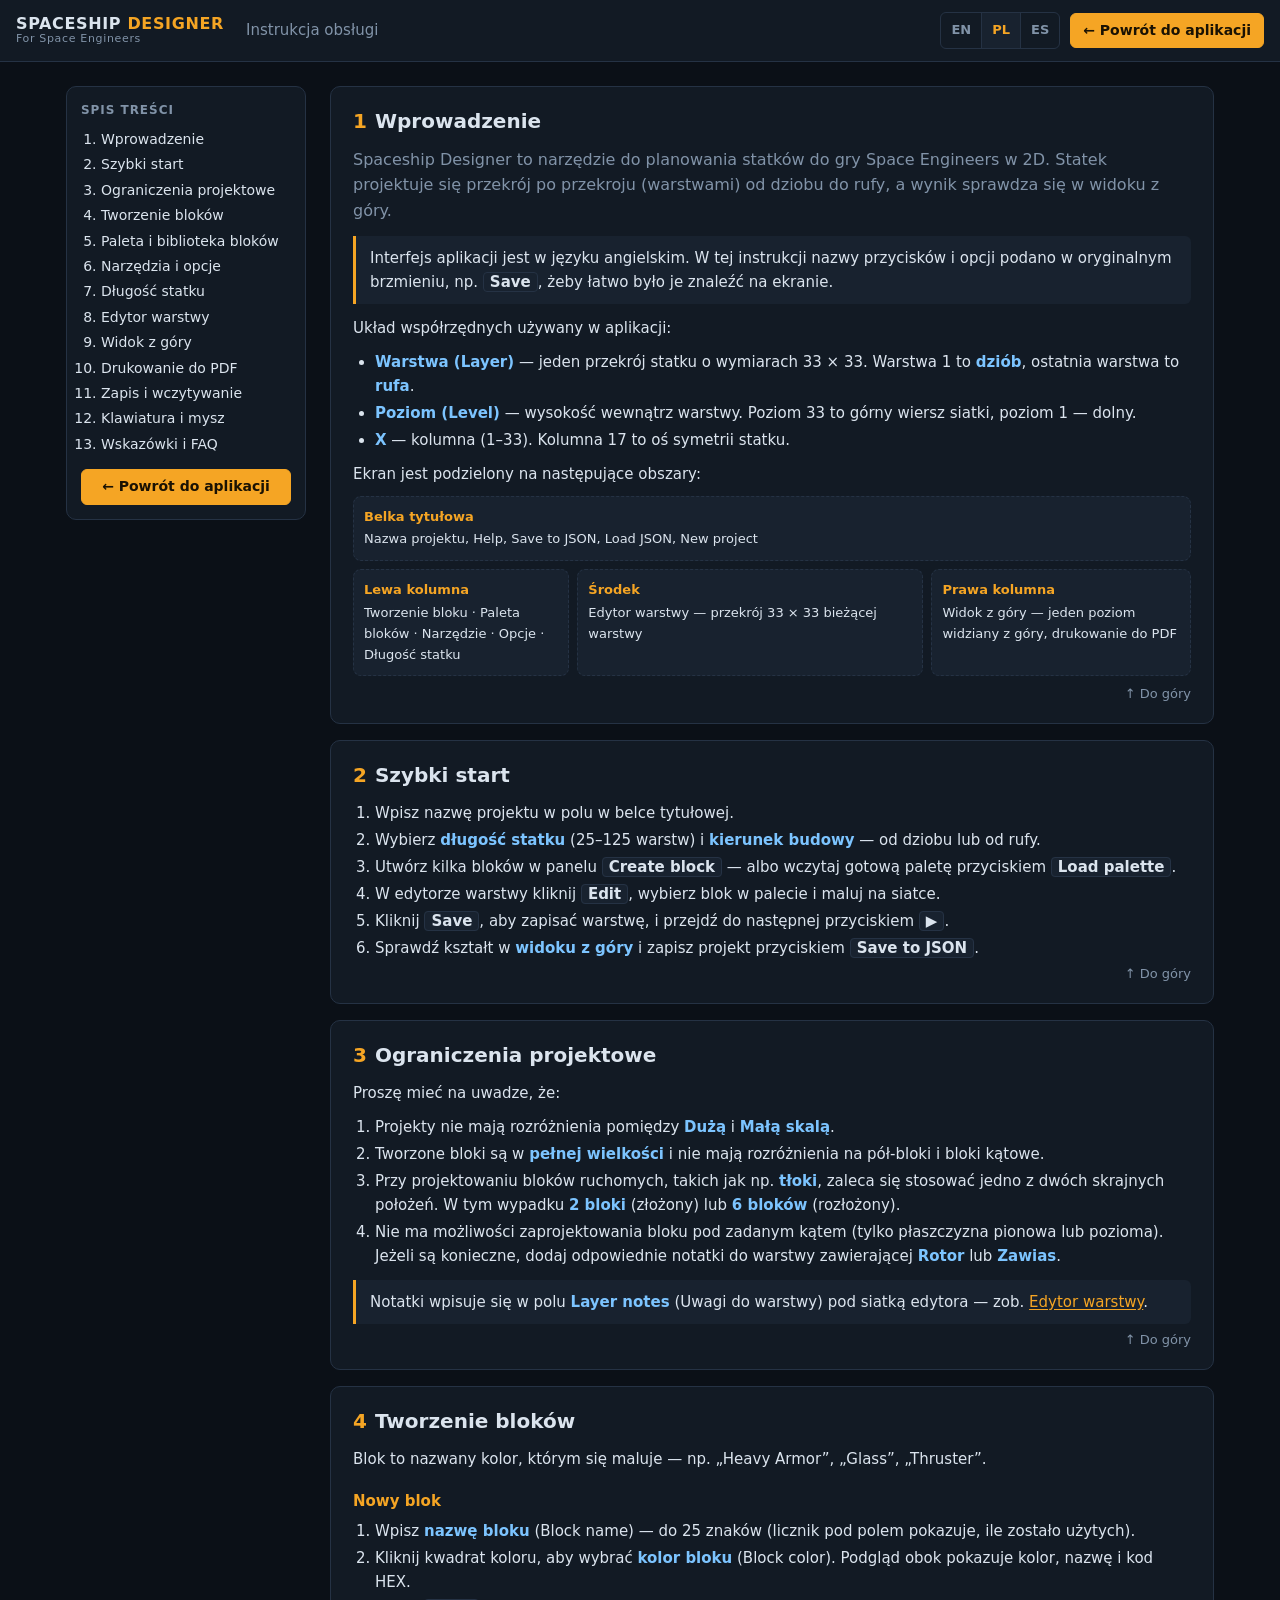
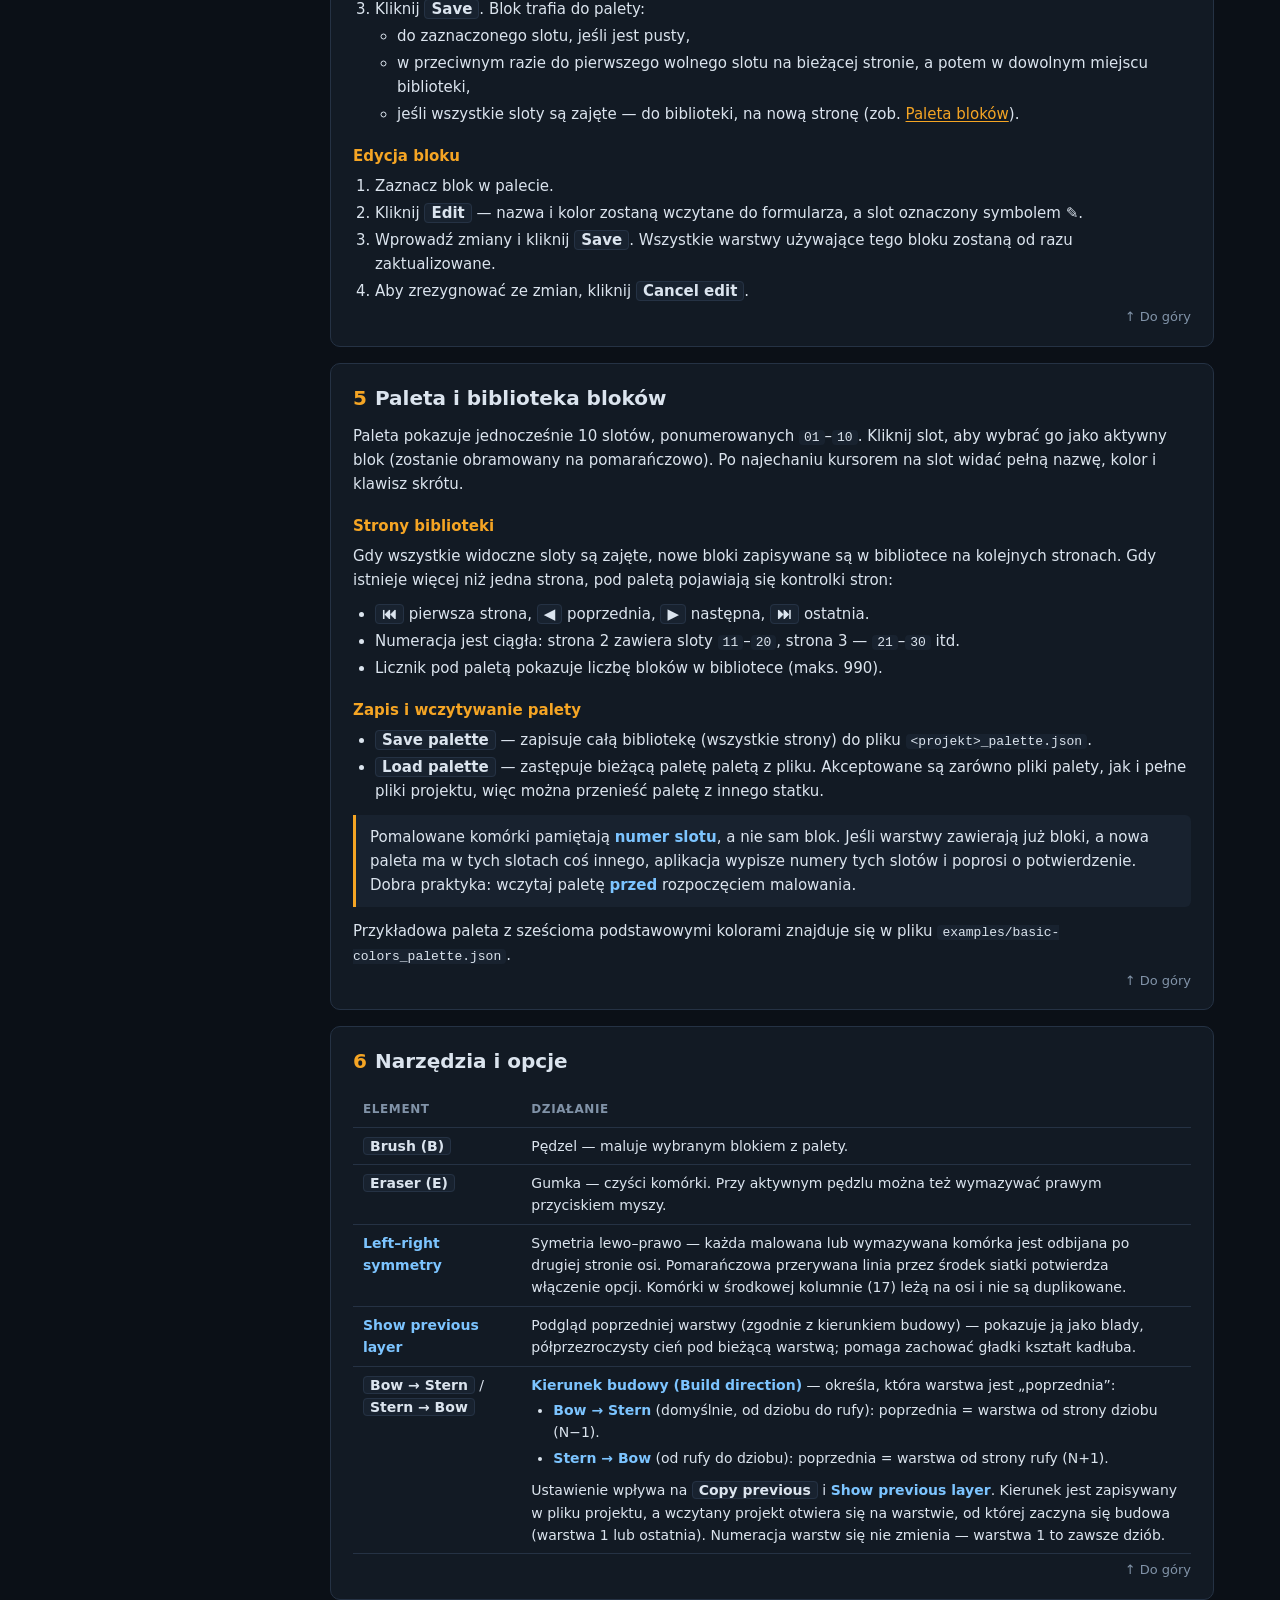
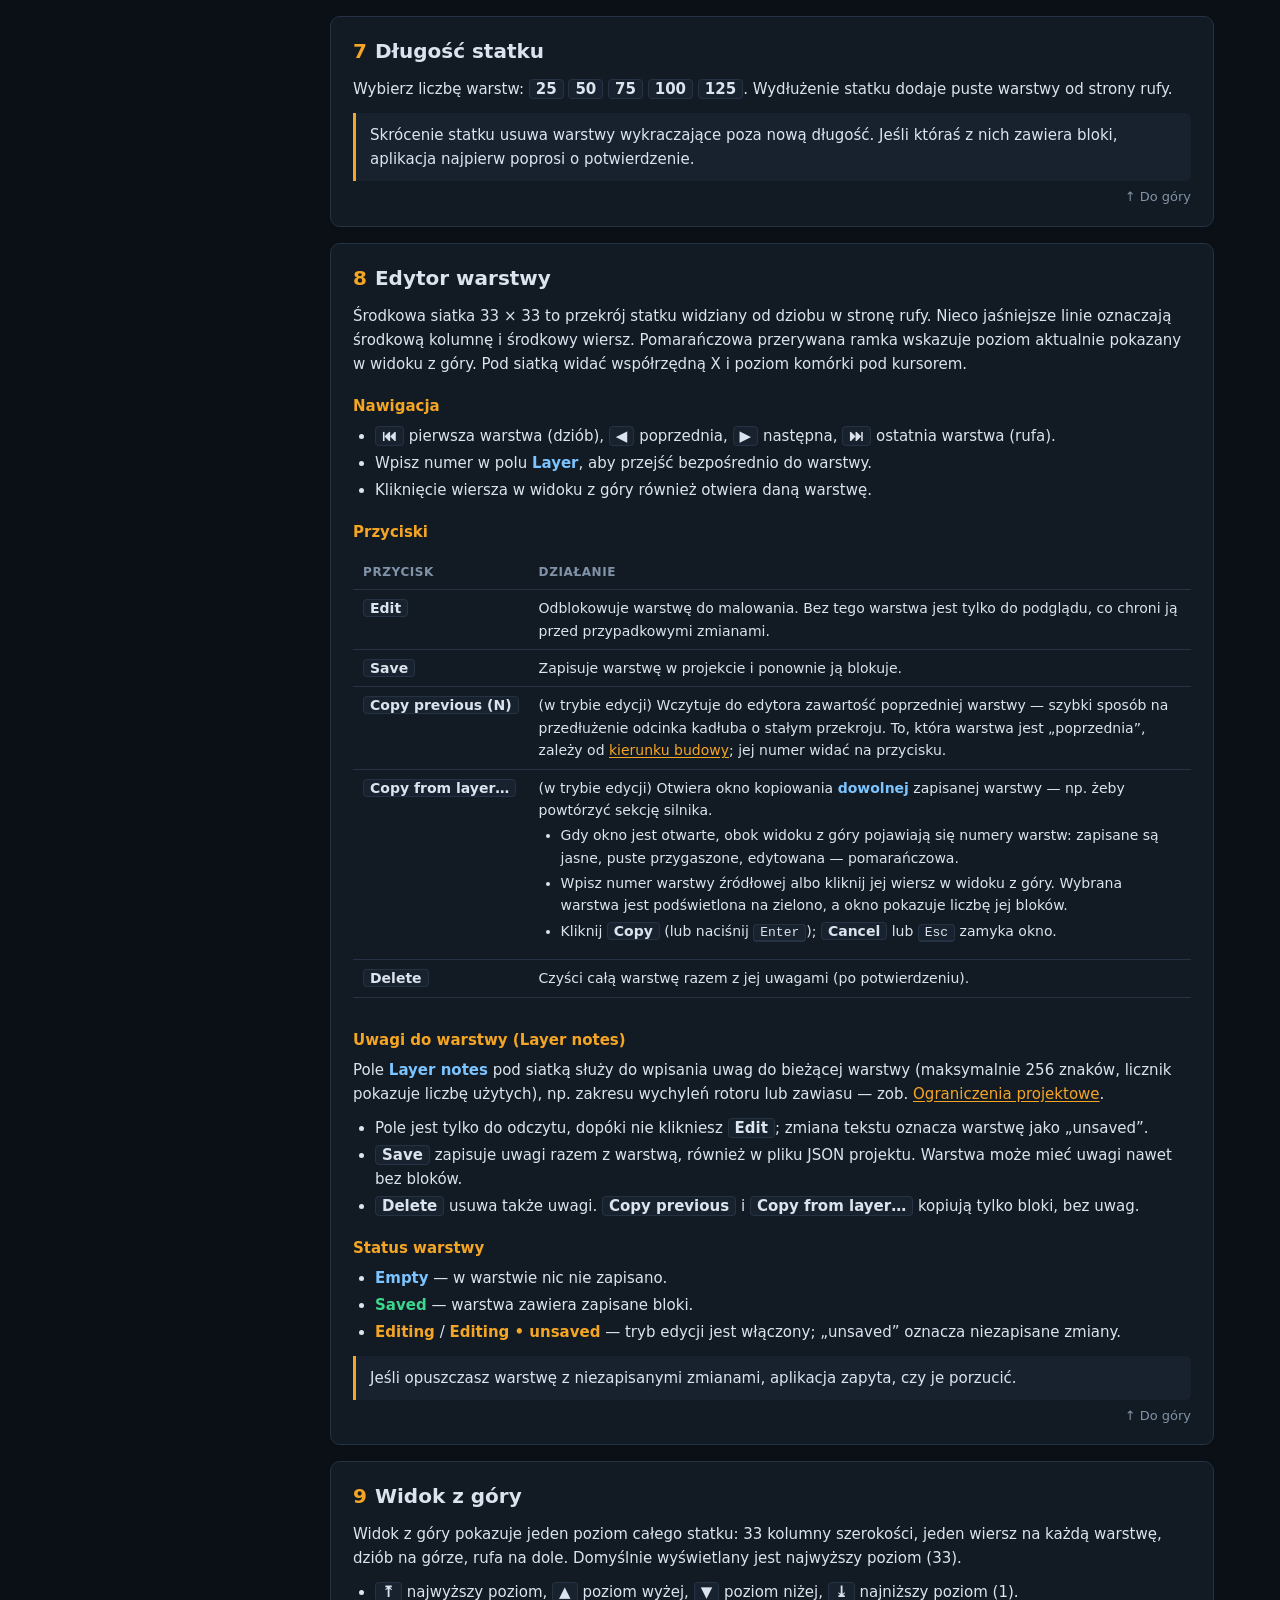
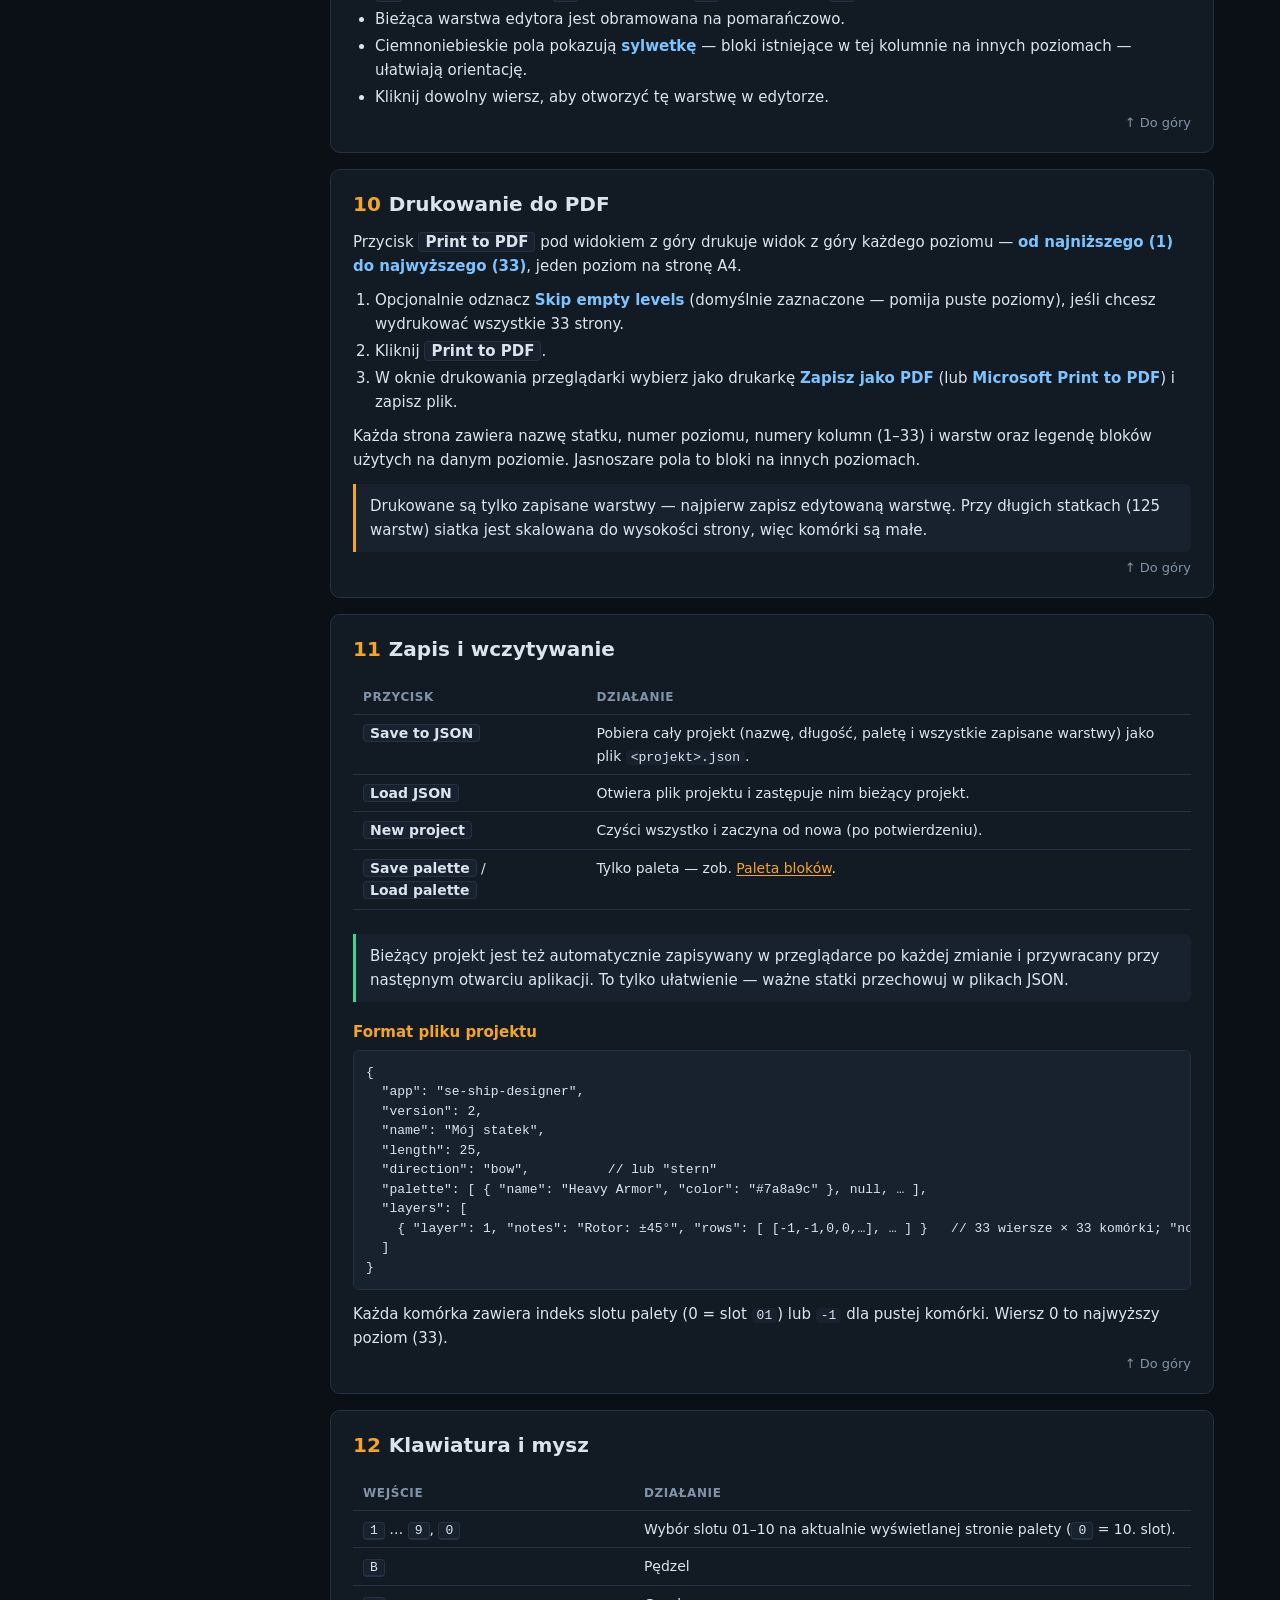
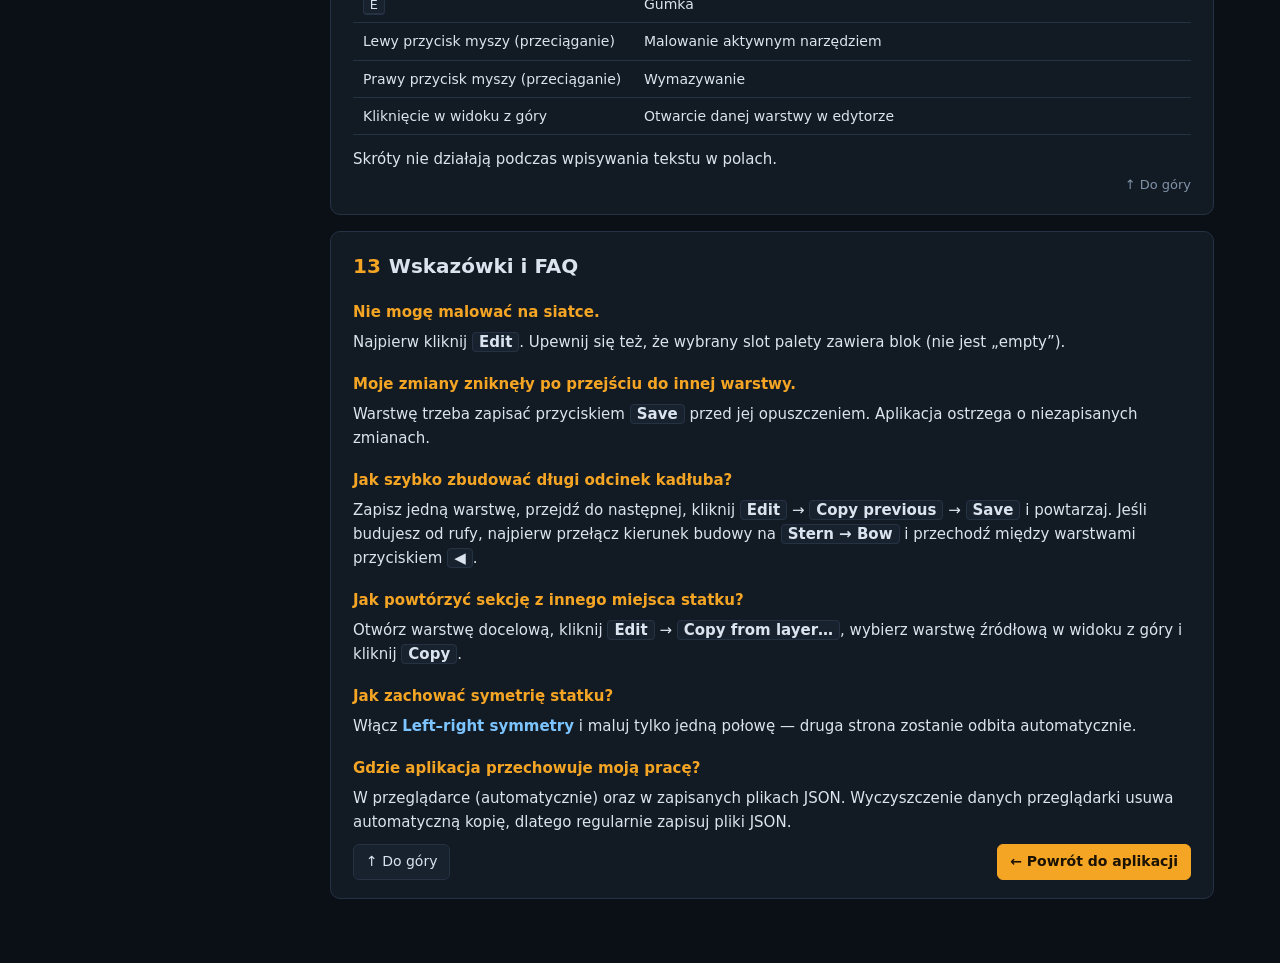
<file: help_pl.html>
<!doctype html>
<html lang="pl">
<head>
<meta charset="utf-8">
<meta name="viewport" content="width=device-width, initial-scale=1">
<title>Spaceship Designer — Instrukcja obsługi</title>
<link rel="stylesheet" href="help.css">
</head>
<body>

<div class="topbar" id="top">
  <div class="brand"><h1>Spaceship <span>Designer</span></h1><div class="subtitle">For Space Engineers</div></div>
  <span style="color:var(--muted)">Instrukcja obsługi</span>
  <div class="spacer"></div>
  <nav class="lang" aria-label="Język">
    <a href="help.html" lang="en">EN</a><a href="help_pl.html" class="on" lang="pl" aria-current="page">PL</a><a href="help_es.html" lang="es">ES</a>
  </nav>
  <a class="btn primary" href="index.html">← Powrót do aplikacji</a>
</div>

<div class="layout">
  <nav class="toc" aria-label="Spis treści">
    <h2>Spis treści</h2>
    <ol>
      <li><a href="#overview">Wprowadzenie</a></li>
      <li><a href="#quick-start">Szybki start</a></li>
      <li><a href="#limitations">Ograniczenia projektowe</a></li>
      <li><a href="#blocks">Tworzenie bloków</a></li>
      <li><a href="#palette">Paleta i biblioteka bloków</a></li>
      <li><a href="#tools">Narzędzia i opcje</a></li>
      <li><a href="#length">Długość statku</a></li>
      <li><a href="#layer-editor">Edytor warstwy</a></li>
      <li><a href="#top-view">Widok z góry</a></li>
      <li><a href="#print">Drukowanie do PDF</a></li>
      <li><a href="#files">Zapis i wczytywanie</a></li>
      <li><a href="#shortcuts">Klawiatura i mysz</a></li>
      <li><a href="#faq">Wskazówki i FAQ</a></li>
    </ol>
    <a class="btn primary" href="index.html">← Powrót do aplikacji</a>
  </nav>

  <article>
    <section id="overview">
      <h2><span class="num">1</span>Wprowadzenie</h2>
      <p class="lead">Spaceship Designer to narzędzie do planowania statków do gry Space Engineers w 2D. Statek projektuje się
        przekrój po przekroju (warstwami) od dziobu do rufy, a wynik sprawdza się w widoku z góry.</p>
      <div class="note">Interfejs aplikacji jest w języku angielskim. W tej instrukcji nazwy przycisków i opcji podano
        w oryginalnym brzmieniu, np. <b class="ui">Save</b>, żeby łatwo było je znaleźć na ekranie.</div>
      <p>Układ współrzędnych używany w aplikacji:</p>
      <ul>
        <li><b>Warstwa (Layer)</b> — jeden przekrój statku o wymiarach 33 × 33. Warstwa 1 to <b>dziób</b>, ostatnia warstwa to <b>rufa</b>.</li>
        <li><b>Poziom (Level)</b> — wysokość wewnątrz warstwy. Poziom 33 to górny wiersz siatki, poziom 1 — dolny.</li>
        <li><b>X</b> — kolumna (1–33). Kolumna 17 to oś symetrii statku.</li>
      </ul>
      <p>Ekran jest podzielony na następujące obszary:</p>
      <div class="layout-map">
        <div class="full"><b>Belka tytułowa</b>Nazwa projektu, Help, Save to JSON, Load JSON, New project</div>
        <div><b>Lewa kolumna</b>Tworzenie bloku · Paleta bloków · Narzędzie · Opcje · Długość statku</div>
        <div><b>Środek</b>Edytor warstwy — przekrój 33 × 33 bieżącej warstwy</div>
        <div><b>Prawa kolumna</b>Widok z góry — jeden poziom widziany z góry, drukowanie do PDF</div>
      </div>
      <p class="to-top"><a href="#top">↑ Do góry</a></p>
    </section>

    <section id="quick-start">
      <h2><span class="num">2</span>Szybki start</h2>
      <ol>
        <li>Wpisz nazwę projektu w polu w belce tytułowej.</li>
        <li>Wybierz <b>długość statku</b> (25–125 warstw) i <b>kierunek budowy</b> — od dziobu lub od rufy.</li>
        <li>Utwórz kilka bloków w panelu <b class="ui">Create block</b> — albo wczytaj gotową paletę przyciskiem <b class="ui">Load palette</b>.</li>
        <li>W edytorze warstwy kliknij <b class="ui">Edit</b>, wybierz blok w palecie i maluj na siatce.</li>
        <li>Kliknij <b class="ui">Save</b>, aby zapisać warstwę, i przejdź do następnej przyciskiem <b class="ui">▶</b>.</li>
        <li>Sprawdź kształt w <b>widoku z góry</b> i zapisz projekt przyciskiem <b class="ui">Save to JSON</b>.</li>
      </ol>
      <p class="to-top"><a href="#top">↑ Do góry</a></p>
    </section>

    <section id="limitations">
      <h2><span class="num">3</span>Ograniczenia projektowe</h2>
      <p>Proszę mieć na uwadze, że:</p>
      <ol>
        <li>Projekty nie mają rozróżnienia pomiędzy <b>Dużą</b> i <b>Małą skalą</b>.</li>
        <li>Tworzone bloki są w <b>pełnej wielkości</b> i nie mają rozróżnienia na pół-bloki i bloki kątowe.</li>
        <li>Przy projektowaniu bloków ruchomych, takich jak np. <b>tłoki</b>, zaleca się stosować jedno z dwóch skrajnych położeń.
          W tym wypadku <b>2 bloki</b> (złożony) lub <b>6 bloków</b> (rozłożony).</li>
        <li>Nie ma możliwości zaprojektowania bloku pod zadanym kątem (tylko płaszczyzna pionowa lub pozioma). Jeżeli są konieczne,
          dodaj odpowiednie notatki do warstwy zawierającej <b>Rotor</b> lub <b>Zawias</b>.</li>
      </ol>
      <div class="note">Notatki wpisuje się w polu <b>Layer notes</b> (Uwagi do warstwy) pod siatką edytora — zob. <a href="#layer-editor">Edytor warstwy</a>.</div>
      <p class="to-top"><a href="#top">↑ Do góry</a></p>
    </section>

    <section id="blocks">
      <h2><span class="num">4</span>Tworzenie bloków</h2>
      <p>Blok to nazwany kolor, którym się maluje — np. „Heavy Armor”, „Glass”, „Thruster”.</p>
      <h3>Nowy blok</h3>
      <ol>
        <li>Wpisz <b>nazwę bloku</b> (Block name) — do 25 znaków (licznik pod polem pokazuje, ile zostało użytych).</li>
        <li>Kliknij kwadrat koloru, aby wybrać <b>kolor bloku</b> (Block color). Podgląd obok pokazuje kolor, nazwę i kod HEX.</li>
        <li>Kliknij <b class="ui">Save</b>. Blok trafia do palety:
          <ul>
            <li>do zaznaczonego slotu, jeśli jest pusty,</li>
            <li>w przeciwnym razie do pierwszego wolnego slotu na bieżącej stronie, a potem w dowolnym miejscu biblioteki,</li>
            <li>jeśli wszystkie sloty są zajęte — do biblioteki, na nową stronę (zob. <a href="#palette">Paleta bloków</a>).</li>
          </ul>
        </li>
      </ol>
      <h3>Edycja bloku</h3>
      <ol>
        <li>Zaznacz blok w palecie.</li>
        <li>Kliknij <b class="ui">Edit</b> — nazwa i kolor zostaną wczytane do formularza, a slot oznaczony symbolem ✎.</li>
        <li>Wprowadź zmiany i kliknij <b class="ui">Save</b>. Wszystkie warstwy używające tego bloku zostaną od razu zaktualizowane.</li>
        <li>Aby zrezygnować ze zmian, kliknij <b class="ui">Cancel edit</b>.</li>
      </ol>
      <p class="to-top"><a href="#top">↑ Do góry</a></p>
    </section>

    <section id="palette">
      <h2><span class="num">5</span>Paleta i biblioteka bloków</h2>
      <p>Paleta pokazuje jednocześnie 10 slotów, ponumerowanych <code>01</code>–<code>10</code>. Kliknij slot, aby wybrać go jako
        aktywny blok (zostanie obramowany na pomarańczowo). Po najechaniu kursorem na slot widać pełną nazwę, kolor i klawisz skrótu.</p>
      <h3>Strony biblioteki</h3>
      <p>Gdy wszystkie widoczne sloty są zajęte, nowe bloki zapisywane są w bibliotece na kolejnych stronach. Gdy istnieje więcej niż jedna strona,
        pod paletą pojawiają się kontrolki stron:</p>
      <ul>
        <li><b class="ui">⏮</b> pierwsza strona, <b class="ui">◀</b> poprzednia, <b class="ui">▶</b> następna, <b class="ui">⏭</b> ostatnia.</li>
        <li>Numeracja jest ciągła: strona 2 zawiera sloty <code>11</code>–<code>20</code>, strona 3 — <code>21</code>–<code>30</code> itd.</li>
        <li>Licznik pod paletą pokazuje liczbę bloków w bibliotece (maks. 990).</li>
      </ul>
      <h3>Zapis i wczytywanie palety</h3>
      <ul>
        <li><b class="ui">Save palette</b> — zapisuje całą bibliotekę (wszystkie strony) do pliku <code>&lt;projekt&gt;_palette.json</code>.</li>
        <li><b class="ui">Load palette</b> — zastępuje bieżącą paletę paletą z pliku. Akceptowane są zarówno pliki palety, jak i pełne pliki projektu,
          więc można przenieść paletę z innego statku.</li>
      </ul>
      <div class="note">Pomalowane komórki pamiętają <b>numer slotu</b>, a nie sam blok. Jeśli warstwy zawierają już bloki, a nowa paleta
        ma w tych slotach coś innego, aplikacja wypisze numery tych slotów i poprosi o potwierdzenie.
        Dobra praktyka: wczytaj paletę <b>przed</b> rozpoczęciem malowania.</div>
      <p>Przykładowa paleta z sześcioma podstawowymi kolorami znajduje się w pliku <code>examples/basic-colors_palette.json</code>.</p>
      <p class="to-top"><a href="#top">↑ Do góry</a></p>
    </section>

    <section id="tools">
      <h2><span class="num">6</span>Narzędzia i opcje</h2>
      <div class="table-wrap"><table>
        <tr><th>Element</th><th>Działanie</th></tr>
        <tr><td><b class="ui">Brush (B)</b></td><td>Pędzel — maluje wybranym blokiem z palety.</td></tr>
        <tr><td><b class="ui">Eraser (E)</b></td><td>Gumka — czyści komórki. Przy aktywnym pędzlu można też wymazywać prawym przyciskiem myszy.</td></tr>
        <tr><td><b>Left–right symmetry</b></td><td>Symetria lewo–prawo — każda malowana lub wymazywana komórka jest odbijana po drugiej stronie osi.
          Pomarańczowa przerywana linia przez środek siatki potwierdza włączenie opcji. Komórki w środkowej kolumnie (17) leżą na osi i nie są duplikowane.</td></tr>
        <tr><td><b>Show previous layer</b></td><td>Podgląd poprzedniej warstwy (zgodnie z kierunkiem budowy) — pokazuje ją jako blady, półprzezroczysty cień pod bieżącą warstwą; pomaga zachować gładki kształt kadłuba.</td></tr>
        <tr><td><b class="ui">Bow → Stern</b> / <b class="ui">Stern → Bow</b></td><td><b>Kierunek budowy (Build direction)</b> — określa, która warstwa jest „poprzednia”:
          <ul>
            <li><b>Bow → Stern</b> (domyślnie, od dziobu do rufy): poprzednia = warstwa od strony dziobu (N−1).</li>
            <li><b>Stern → Bow</b> (od rufy do dziobu): poprzednia = warstwa od strony rufy (N+1).</li>
          </ul>
          Ustawienie wpływa na <b class="ui">Copy previous</b> i <b>Show previous layer</b>. Kierunek jest zapisywany w pliku projektu, a wczytany projekt
          otwiera się na warstwie, od której zaczyna się budowa (warstwa 1 lub ostatnia). Numeracja warstw się nie zmienia — warstwa 1 to zawsze dziób.</td></tr>
      </table></div>
      <p class="to-top"><a href="#top">↑ Do góry</a></p>
    </section>

    <section id="length">
      <h2><span class="num">7</span>Długość statku</h2>
      <p>Wybierz liczbę warstw: <b class="ui">25</b> <b class="ui">50</b> <b class="ui">75</b> <b class="ui">100</b> <b class="ui">125</b>.
        Wydłużenie statku dodaje puste warstwy od strony rufy.</p>
      <div class="note">Skrócenie statku usuwa warstwy wykraczające poza nową długość. Jeśli któraś z nich zawiera bloki, aplikacja najpierw poprosi o potwierdzenie.</div>
      <p class="to-top"><a href="#top">↑ Do góry</a></p>
    </section>

    <section id="layer-editor">
      <h2><span class="num">8</span>Edytor warstwy</h2>
      <p>Środkowa siatka 33 × 33 to przekrój statku widziany od dziobu w stronę rufy.
        Nieco jaśniejsze linie oznaczają środkową kolumnę i środkowy wiersz. Pomarańczowa przerywana ramka wskazuje poziom aktualnie pokazany w widoku z góry.
        Pod siatką widać współrzędną X i poziom komórki pod kursorem.</p>
      <h3>Nawigacja</h3>
      <ul>
        <li><b class="ui">⏮</b> pierwsza warstwa (dziób), <b class="ui">◀</b> poprzednia, <b class="ui">▶</b> następna, <b class="ui">⏭</b> ostatnia warstwa (rufa).</li>
        <li>Wpisz numer w polu <b>Layer</b>, aby przejść bezpośrednio do warstwy.</li>
        <li>Kliknięcie wiersza w widoku z góry również otwiera daną warstwę.</li>
      </ul>
      <h3>Przyciski</h3>
      <div class="table-wrap"><table>
        <tr><th>Przycisk</th><th>Działanie</th></tr>
        <tr><td><b class="ui">Edit</b></td><td>Odblokowuje warstwę do malowania. Bez tego warstwa jest tylko do podglądu, co chroni ją przed przypadkowymi zmianami.</td></tr>
        <tr><td><b class="ui">Save</b></td><td>Zapisuje warstwę w projekcie i ponownie ją blokuje.</td></tr>
        <tr><td><b class="ui">Copy previous (N)</b></td><td>(w trybie edycji) Wczytuje do edytora zawartość poprzedniej warstwy — szybki sposób na przedłużenie odcinka kadłuba o stałym przekroju.
          To, która warstwa jest „poprzednia”, zależy od <a href="#tools">kierunku budowy</a>; jej numer widać na przycisku.</td></tr>
        <tr><td><b class="ui">Copy from layer…</b></td><td>(w trybie edycji) Otwiera okno kopiowania <b>dowolnej</b> zapisanej warstwy — np. żeby powtórzyć sekcję silnika.
          <ul>
            <li>Gdy okno jest otwarte, obok widoku z góry pojawiają się numery warstw: zapisane są jasne, puste przygaszone, edytowana — pomarańczowa.</li>
            <li>Wpisz numer warstwy źródłowej albo kliknij jej wiersz w widoku z góry. Wybrana warstwa jest podświetlona na zielono, a okno pokazuje liczbę jej bloków.</li>
            <li>Kliknij <b class="ui">Copy</b> (lub naciśnij <kbd>Enter</kbd>); <b class="ui">Cancel</b> lub <kbd>Esc</kbd> zamyka okno.</li>
          </ul></td></tr>
        <tr><td><b class="ui">Delete</b></td><td>Czyści całą warstwę razem z jej uwagami (po potwierdzeniu).</td></tr>
      </table></div>
      <h3>Uwagi do warstwy (Layer notes)</h3>
      <p>Pole <b>Layer notes</b> pod siatką służy do wpisania uwag do bieżącej warstwy (maksymalnie 256 znaków, licznik pokazuje liczbę użytych),
        np. zakresu wychyleń rotoru lub zawiasu — zob. <a href="#limitations">Ograniczenia projektowe</a>.</p>
      <ul>
        <li>Pole jest tylko do odczytu, dopóki nie klikniesz <b class="ui">Edit</b>; zmiana tekstu oznacza warstwę jako „unsaved”.</li>
        <li><b class="ui">Save</b> zapisuje uwagi razem z warstwą, również w pliku JSON projektu. Warstwa może mieć uwagi nawet bez bloków.</li>
        <li><b class="ui">Delete</b> usuwa także uwagi. <b class="ui">Copy previous</b> i <b class="ui">Copy from layer…</b> kopiują tylko bloki, bez uwag.</li>
      </ul>
      <h3>Status warstwy</h3>
      <ul>
        <li><b>Empty</b> — w warstwie nic nie zapisano.</li>
        <li><b style="color:var(--ok)">Saved</b> — warstwa zawiera zapisane bloki.</li>
        <li><b style="color:var(--accent)">Editing</b> / <b style="color:var(--accent)">Editing • unsaved</b> — tryb edycji jest włączony; „unsaved” oznacza niezapisane zmiany.</li>
      </ul>
      <div class="note">Jeśli opuszczasz warstwę z niezapisanymi zmianami, aplikacja zapyta, czy je porzucić.</div>
      <p class="to-top"><a href="#top">↑ Do góry</a></p>
    </section>

    <section id="top-view">
      <h2><span class="num">9</span>Widok z góry</h2>
      <p>Widok z góry pokazuje jeden poziom całego statku: 33 kolumny szerokości, jeden wiersz na każdą warstwę, dziób na górze, rufa na dole.
        Domyślnie wyświetlany jest najwyższy poziom (33).</p>
      <ul>
        <li><b class="ui">⤒</b> najwyższy poziom, <b class="ui">▲</b> poziom wyżej, <b class="ui">▼</b> poziom niżej, <b class="ui">⤓</b> najniższy poziom (1).</li>
        <li>Bieżąca warstwa edytora jest obramowana na pomarańczowo.</li>
        <li>Ciemnoniebieskie pola pokazują <b>sylwetkę</b> — bloki istniejące w tej kolumnie na innych poziomach — ułatwiają orientację.</li>
        <li>Kliknij dowolny wiersz, aby otworzyć tę warstwę w edytorze.</li>
      </ul>
      <p class="to-top"><a href="#top">↑ Do góry</a></p>
    </section>

    <section id="print">
      <h2><span class="num">10</span>Drukowanie do PDF</h2>
      <p>Przycisk <b class="ui">Print to PDF</b> pod widokiem z góry drukuje widok z góry każdego poziomu — <b>od najniższego (1) do najwyższego (33)</b>, jeden poziom na stronę A4.</p>
      <ol>
        <li>Opcjonalnie odznacz <b>Skip empty levels</b> (domyślnie zaznaczone — pomija puste poziomy), jeśli chcesz wydrukować wszystkie 33 strony.</li>
        <li>Kliknij <b class="ui">Print to PDF</b>.</li>
        <li>W oknie drukowania przeglądarki wybierz jako drukarkę <b>Zapisz jako PDF</b> (lub <b>Microsoft Print to PDF</b>) i zapisz plik.</li>
      </ol>
      <p>Każda strona zawiera nazwę statku, numer poziomu, numery kolumn (1–33) i warstw oraz legendę bloków użytych na danym poziomie.
        Jasnoszare pola to bloki na innych poziomach.</p>
      <div class="note">Drukowane są tylko zapisane warstwy — najpierw zapisz edytowaną warstwę.
        Przy długich statkach (125 warstw) siatka jest skalowana do wysokości strony, więc komórki są małe.</div>
      <p class="to-top"><a href="#top">↑ Do góry</a></p>
    </section>

    <section id="files">
      <h2><span class="num">11</span>Zapis i wczytywanie</h2>
      <div class="table-wrap"><table>
        <tr><th>Przycisk</th><th>Działanie</th></tr>
        <tr><td><b class="ui">Save to JSON</b></td><td>Pobiera cały projekt (nazwę, długość, paletę i wszystkie zapisane warstwy) jako plik <code>&lt;projekt&gt;.json</code>.</td></tr>
        <tr><td><b class="ui">Load JSON</b></td><td>Otwiera plik projektu i zastępuje nim bieżący projekt.</td></tr>
        <tr><td><b class="ui">New project</b></td><td>Czyści wszystko i zaczyna od nowa (po potwierdzeniu).</td></tr>
        <tr><td><b class="ui">Save palette</b> / <b class="ui">Load palette</b></td><td>Tylko paleta — zob. <a href="#palette">Paleta bloków</a>.</td></tr>
      </table></div>
      <div class="note ok">Bieżący projekt jest też automatycznie zapisywany w przeglądarce po każdej zmianie i przywracany przy następnym otwarciu aplikacji.
        To tylko ułatwienie — ważne statki przechowuj w plikach JSON.</div>
      <h3>Format pliku projektu</h3>
<pre>{
  "app": "se-ship-designer",
  "version": 2,
  "name": "Mój statek",
  "length": 25,
  "direction": "bow",          // lub "stern"
  "palette": [ { "name": "Heavy Armor", "color": "#7a8a9c" }, null, … ],
  "layers": [
    { "layer": 1, "notes": "Rotor: ±45°", "rows": [ [-1,-1,0,0,…], … ] }   // 33 wiersze × 33 komórki; "notes" opcjonalne
  ]
}</pre>
      <p>Każda komórka zawiera indeks slotu palety (0 = slot <code>01</code>) lub <code>-1</code> dla pustej komórki. Wiersz 0 to najwyższy poziom (33).</p>
      <p class="to-top"><a href="#top">↑ Do góry</a></p>
    </section>

    <section id="shortcuts">
      <h2><span class="num">12</span>Klawiatura i mysz</h2>
      <div class="table-wrap"><table>
        <tr><th>Wejście</th><th>Działanie</th></tr>
        <tr><td><kbd>1</kbd> … <kbd>9</kbd>, <kbd>0</kbd></td><td>Wybór slotu 01–10 na aktualnie wyświetlanej stronie palety (<kbd>0</kbd> = 10. slot).</td></tr>
        <tr><td><kbd>B</kbd></td><td>Pędzel</td></tr>
        <tr><td><kbd>E</kbd></td><td>Gumka</td></tr>
        <tr><td>Lewy przycisk myszy (przeciąganie)</td><td>Malowanie aktywnym narzędziem</td></tr>
        <tr><td>Prawy przycisk myszy (przeciąganie)</td><td>Wymazywanie</td></tr>
        <tr><td>Kliknięcie w widoku z góry</td><td>Otwarcie danej warstwy w edytorze</td></tr>
      </table></div>
      <p>Skróty nie działają podczas wpisywania tekstu w polach.</p>
      <p class="to-top"><a href="#top">↑ Do góry</a></p>
    </section>

    <section id="faq">
      <h2><span class="num">13</span>Wskazówki i FAQ</h2>
      <h3>Nie mogę malować na siatce.</h3>
      <p>Najpierw kliknij <b class="ui">Edit</b>. Upewnij się też, że wybrany slot palety zawiera blok (nie jest „empty”).</p>
      <h3>Moje zmiany zniknęły po przejściu do innej warstwy.</h3>
      <p>Warstwę trzeba zapisać przyciskiem <b class="ui">Save</b> przed jej opuszczeniem. Aplikacja ostrzega o niezapisanych zmianach.</p>
      <h3>Jak szybko zbudować długi odcinek kadłuba?</h3>
      <p>Zapisz jedną warstwę, przejdź do następnej, kliknij <b class="ui">Edit</b> → <b class="ui">Copy previous</b> → <b class="ui">Save</b> i powtarzaj.
        Jeśli budujesz od rufy, najpierw przełącz kierunek budowy na <b class="ui">Stern → Bow</b> i przechodź między warstwami przyciskiem <b class="ui">◀</b>.</p>
      <h3>Jak powtórzyć sekcję z innego miejsca statku?</h3>
      <p>Otwórz warstwę docelową, kliknij <b class="ui">Edit</b> → <b class="ui">Copy from layer…</b>, wybierz warstwę źródłową w widoku z góry i kliknij <b class="ui">Copy</b>.</p>
      <h3>Jak zachować symetrię statku?</h3>
      <p>Włącz <b>Left–right symmetry</b> i maluj tylko jedną połowę — druga strona zostanie odbita automatycznie.</p>
      <h3>Gdzie aplikacja przechowuje moją pracę?</h3>
      <p>W przeglądarce (automatycznie) oraz w zapisanych plikach JSON. Wyczyszczenie danych przeglądarki usuwa automatyczną kopię, dlatego regularnie zapisuj pliki JSON.</p>
      <div class="back-row">
        <a class="btn" href="#top">↑ Do góry</a>
        <a class="btn primary" href="index.html">← Powrót do aplikacji</a>
      </div>
    </section>
  </article>
</div>

</body>
</html>
</file>
<file: help.css>
:root {
  --bg: #0b1017;
  --panel: #121a24;
  --panel-2: #18222f;
  --border: #253244;
  --text: #dbe4ee;
  --muted: #8193a8;
  --accent: #f5a524;
  --accent-ink: #1a1203;
  --ok: #3dd68c;
  --strong: #7cc4ff;   /* bold text in the guide */
}
* { box-sizing: border-box; }
html { scroll-behavior: smooth; scroll-padding-top: 80px; }
html, body { margin: 0; background: var(--bg); color: var(--text);
  font: 15px/1.6 "Segoe UI", system-ui, -apple-system, sans-serif; }
.topbar { position: sticky; top: 0; z-index: 5; display: flex; flex-wrap: wrap; align-items: center; gap: 10px;
  padding: 12px 16px; border-bottom: 1px solid var(--border); background: var(--panel); }
.brand { margin-right: 12px; line-height: 1.15; }
.topbar h1 { font-size: 16px; margin: 0; letter-spacing: .04em; text-transform: uppercase; }
.brand .subtitle { font-size: 11px; color: var(--muted); letter-spacing: .06em; }
.topbar h1 span { color: var(--accent); }
.topbar .spacer { flex: 1; }
.btn { display: inline-block; background: var(--panel-2); color: var(--text); border: 1px solid var(--border);
  border-radius: 6px; padding: 7px 12px; text-decoration: none; font-size: 14px; line-height: 1.4; }
.btn:hover { border-color: var(--accent); }
.btn.primary { background: var(--accent); color: var(--accent-ink); border-color: var(--accent); font-weight: 600; }
.lang { display: flex; border: 1px solid var(--border); border-radius: 6px; overflow: hidden; }
.lang a { color: var(--muted); text-decoration: none; padding: 7px 10px; font-size: 13px; font-weight: 600;
  border-right: 1px solid var(--border); }
.lang a:last-child { border-right: 0; }
.lang a:hover { color: var(--text); }
.lang a.on { background: var(--panel-2); color: var(--accent); }

.layout { display: grid; grid-template-columns: 240px minmax(0, 1fr); gap: 24px; max-width: 1180px;
  margin: 0 auto; padding: 24px 16px 48px; }
@media (max-width: 900px) { .layout { grid-template-columns: 1fr; } nav.toc { position: static !important; } }
nav.toc { position: sticky; top: 80px; align-self: start; background: var(--panel); border: 1px solid var(--border);
  border-radius: 10px; padding: 14px; font-size: 14px; }
nav.toc h2 { font-size: 12px; text-transform: uppercase; letter-spacing: .08em; color: var(--muted); margin: 0 0 8px; }
nav.toc ol { margin: 0; padding-left: 20px; }
nav.toc li { margin: 3px 0; }
nav.toc a { color: var(--text); text-decoration: none; }
nav.toc a:hover { color: var(--accent); }
nav.toc .btn { display: block; text-align: center; margin-top: 14px; }

article { min-width: 0; }
section { background: var(--panel); border: 1px solid var(--border); border-radius: 10px; padding: 18px 22px; margin-bottom: 16px; }
section h2 { margin: 0 0 10px; font-size: 20px; }
section h2 .num { color: var(--accent); margin-right: 8px; }
section h3 { margin: 18px 0 6px; font-size: 15px; color: var(--accent); }
p { margin: 0 0 10px; }
ul, ol { margin: 0 0 10px; padding-left: 22px; }
li { margin: 3px 0; }
.lead { color: var(--muted); font-size: 16px; }
b, strong { color: var(--strong); }
article a { color: var(--accent); text-underline-offset: 2px; }
article a:hover { color: var(--text); }
/* button names keep the neutral chip look */
b.ui { color: var(--text); background: var(--panel-2); border: 1px solid var(--border); border-radius: 4px; padding: 0 6px;
  font-weight: 600; white-space: nowrap; }
kbd { background: var(--panel-2); border: 1px solid var(--border); border-bottom-width: 2px; border-radius: 4px;
  padding: 0 6px; font: 13px Consolas, monospace; }
code { background: var(--panel-2); border-radius: 4px; padding: 0 5px; font: 13px Consolas, monospace; }
.note { border-left: 3px solid var(--accent); background: var(--panel-2); padding: 10px 14px; border-radius: 0 6px 6px 0; margin: 12px 0; }
.note.ok { border-left-color: var(--ok); }
table { width: 100%; border-collapse: collapse; margin: 6px 0 12px; font-size: 14px; }
th, td { text-align: left; padding: 7px 10px; border-bottom: 1px solid var(--border); vertical-align: top; }
th { color: var(--muted); font-weight: 600; font-size: 12px; text-transform: uppercase; letter-spacing: .05em; }
.table-wrap { overflow-x: auto; }
.layout-map { display: grid; grid-template-columns: 1fr 1.6fr 1.2fr; gap: 8px; margin: 10px 0 14px; }
.layout-map div { background: var(--panel-2); border: 1px dashed var(--border); border-radius: 8px; padding: 10px; font-size: 13px; }
.layout-map div b { display: block; color: var(--accent); margin-bottom: 2px; }
.layout-map .full { grid-column: 1 / -1; }
@media (max-width: 600px) { .layout-map { grid-template-columns: 1fr; } }
pre { background: var(--panel-2); border: 1px solid var(--border); border-radius: 6px; padding: 12px; overflow-x: auto;
  font: 13px/1.5 Consolas, monospace; margin: 6px 0 12px; }
.back-row { display: flex; justify-content: space-between; gap: 10px; flex-wrap: wrap; margin-top: 8px; }
.to-top { font-size: 13px; text-align: right; margin: -6px 0 0; }
.to-top a { color: var(--muted); text-decoration: none; }
.to-top a:hover { color: var(--accent); }
</file>
